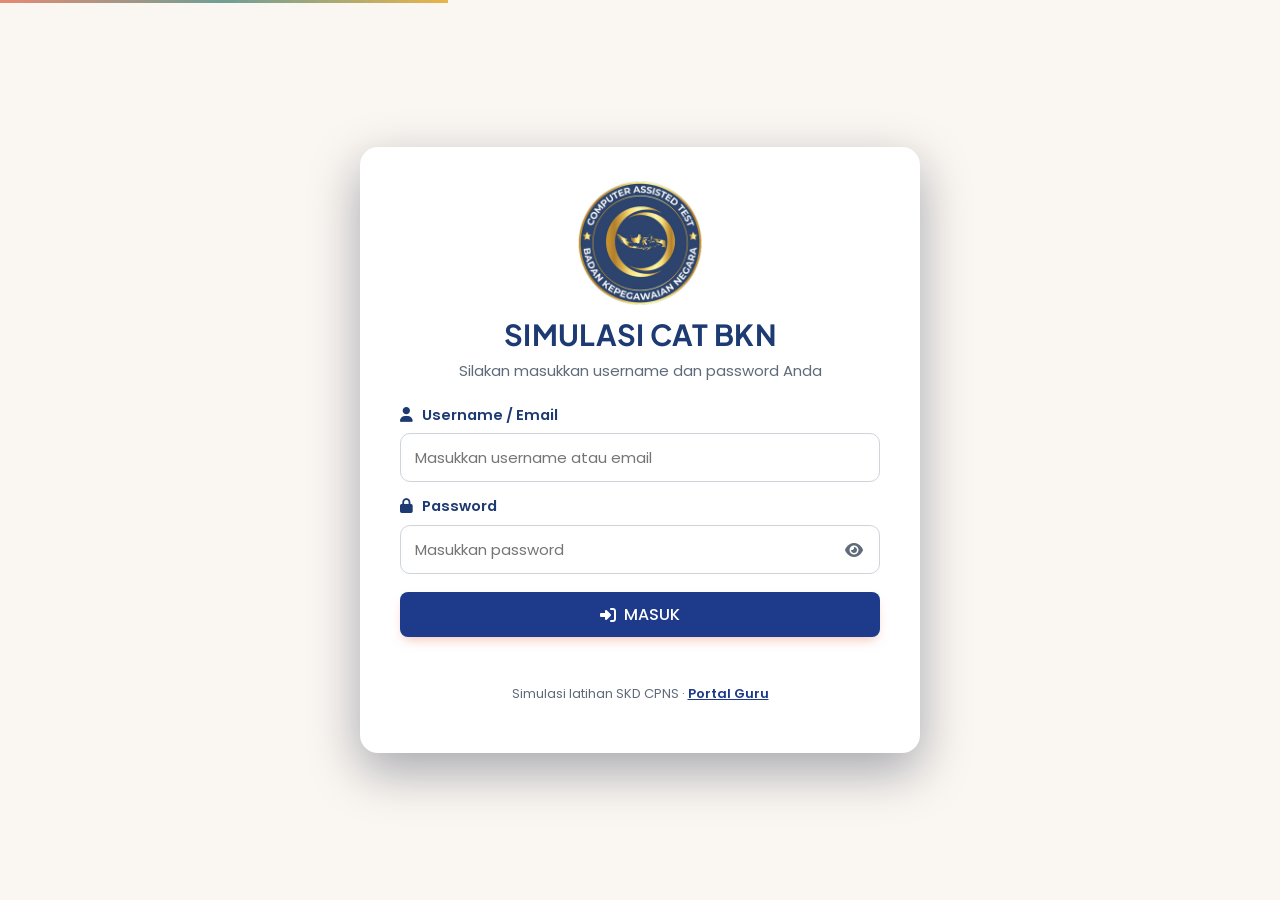
<file: index.html>
<!DOCTYPE html>
<html lang="id">
<head>
<meta charset="UTF-8">
<meta name="viewport" content="width=device-width, initial-scale=1, maximum-scale=1">
<title>Simulasi CAT SKD CPNS</title>

<!-- ======================= LOGO / IKON APLIKASI (PWA) =======================
     Supaya saat halaman ini "Ditambahkan ke Layar Utama" (Add to Home Screen)
     di HP, ikon aplikasi otomatis muncul -- bukan cuma screenshot polos.
     Berkas ikon ada di folder icons/ (logo bawaan: logo CAT BKN). Kalau guru sudah menyimpan logo
     asli lewat Portal Guru > Pengaturan > Identitas Aplikasi, id="app-favicon"
     dan id="app-apple-icon" di bawah ini otomatis diganti ke logo itu juga
     (lihat terapkanBranding() di app.js) -- supaya ikon Layar Utama ikut
     memakai logo terbaru, tidak perlu edit file ini secara manual lagi. -->
<link rel="manifest" href="manifest.json">
<link rel="icon" type="image/png" sizes="32x32" href="icons/icon-32.png?v=1" id="app-favicon">
<link rel="icon" type="image/png" sizes="192x192" href="icons/icon-192.png?v=1">
<link rel="apple-touch-icon" sizes="180x180" href="icons/apple-touch-icon.png?v=1" id="app-apple-icon">
<meta name="application-name" content="CAT SKD CPNS">
<meta name="theme-color" content="#2a4a82">
<meta name="apple-mobile-web-app-capable" content="yes">
<meta name="apple-mobile-web-app-status-bar-style" content="black-translucent">
<meta name="apple-mobile-web-app-title" content="CAT SKD CPNS" id="app-apple-title">
<meta name="mobile-web-app-capable" content="yes">

<!-- PERFORMA: sambungan ke CDN dibuka lebih awal, dan CSS pihak ketiga (ikon & KaTeX)
     dimuat TANPA memblokir tampilan halaman login (dulu halaman kosong sampai keduanya selesai diunduh). -->
<link rel="preconnect" href="https://cdnjs.cloudflare.com" crossorigin>
<link rel="dns-prefetch" href="https://script.google.com">
<link rel="stylesheet" href="style.css?v=73">
<link rel="preconnect" href="https://fonts.googleapis.com">
<link rel="preconnect" href="https://fonts.gstatic.com" crossorigin>
<link rel="stylesheet" href="https://fonts.googleapis.com/css2?family=Poppins:wght@300;400;500;600;700&display=swap">
<link rel="stylesheet" href="skd.css?v=80">
<!-- Font Awesome: ikon sidebar & tombol (gaya dashboard modern) -->
<link rel="preload" as="style" href="https://cdnjs.cloudflare.com/ajax/libs/font-awesome/6.5.2/css/all.min.css" onload="this.onload=null;this.rel='stylesheet'">
<!-- KaTeX: render persamaan matematika (LaTeX) di dalam soal -->
<!-- KaTeX dibundel LOKAL (vendor/katex) supaya rumus tetap tampil walau CDN lambat/terblokir; CDN hanya cadangan -->
<link rel="stylesheet" href="vendor/katex/katex.min.css?v=1">
<noscript>
  <link rel="stylesheet" href="https://cdnjs.cloudflare.com/ajax/libs/font-awesome/6.5.2/css/all.min.css">
</noscript>
<script defer src="vendor/katex/katex.min.js?v=1" onerror="window.__katexCadangan&&window.__katexCadangan()"></script>
<script defer src="vendor/katex/auto-render.min.js?v=1" onerror="window.__katexCadangan&&window.__katexCadangan()"></script>
<script>
  // Cadangan: bila berkas lokal gagal dimuat, ambil KaTeX dari CDN (sekali saja).
  window.__katexCadangan = function () {
    if (window.__katexCadanganJalan) return; window.__katexCadanganJalan = true;
    var css = document.createElement('link'); css.rel = 'stylesheet'; css.href = 'https://cdnjs.cloudflare.com/ajax/libs/KaTeX/0.16.9/katex.min.css'; document.head.appendChild(css);
    var a = document.createElement('script'); a.src = 'https://cdnjs.cloudflare.com/ajax/libs/KaTeX/0.16.9/katex.min.js';
    a.onload = function () { var b = document.createElement('script'); b.src = 'https://cdnjs.cloudflare.com/ajax/libs/KaTeX/0.16.9/contrib/auto-render.min.js'; document.head.appendChild(b); };
    document.head.appendChild(a);
  };
</script>
<!-- SheetJS (baca/tulis .xlsx) & Mammoth (baca .docx) HANYA dipakai Portal Guru, jadi TIDAK lagi
     dimuat di sini (dulu ~1,5 MB memblokir halaman untuk SETIAP siswa). Keduanya dimuat otomatis
     saat dibutuhkan lewat muatPustaka_() di app.js. -->
</head>
<body>

<div id="top-loading-bar"></div>
<div id="toast"></div>

<!-- ======================= LOGIN ======================= -->
<div id="login-screen" class="skd-page skd-login">
  <main class="skd-login-wrap">
    <form id="form-login" class="skd-login-card" onsubmit="Auth.login(event)" autocomplete="on">
      <img class="skd-login-logo" src="icons/bkn.png" alt="CAT BKN">
      <h1 id="login-judul">SIMULASI CAT BKN</h1>
      <p id="login-sub">Silakan masukkan username dan password Anda</p>
      <label class="skd-lbl" for="login-username"><i class="fa-solid fa-user"></i> Username / Email</label>
      <div class="skd-ig"><input type="text" id="login-username" placeholder="Masukkan username atau email" autocomplete="username" autocapitalize="off" autocorrect="off" spellcheck="false" required></div>
      <label class="skd-lbl" for="login-password"><i class="fa-solid fa-lock"></i> Password</label>
      <div class="skd-ig"><input type="password" id="login-password" placeholder="Masukkan password" autocomplete="current-password" required><button type="button" class="skd-eye" tabindex="-1" onclick="Skd.toggleSandi(this)" aria-label="Tampilkan password"><i class="fa-solid fa-eye"></i></button></div>
      <button type="submit" id="btn-login-submit" class="skd-btn skd-btn-primary skd-btn-block"><i class="fa-solid fa-right-to-bracket"></i> MASUK</button>
      <div id="login-error" class="skd-err" role="alert"></div>
      <p id="login-mode-status" class="skd-modestatus"></p>
      <p class="skd-login-foot">Simulasi latihan SKD CPNS &middot; <a href="#guru" onclick="Skd.pilihPortal('guru',event)" id="skd-link-guru">Portal Guru</a><a href="#" onclick="Skd.pilihPortal('siswa',event)" id="skd-link-siswa" class="hidden">Login Peserta</a></p>
    </form>
  </main>
</div>

<!-- ======================= MODAL: DETAIL PELANGGARAN SISWA ======================= -->
<div id="modal-log-pelanggaran" class="modal-backdrop hidden" onclick="if(event.target===this)UI.tutupModal('modal-log-pelanggaran')">
  <div class="modal">
    <h3 id="log-pelanggaran-judul">Detail Pelanggaran</h3>
    <p class="subtitle" style="margin-top:-.4rem">Kronologi kejadian selama ujian, dari yang paling awal. Browser tidak bisa membedakan "pindah tab" dari "layar dimatikan", jadi keduanya tercatat sebagai satu jenis.</p>
    <div id="log-pelanggaran-isi"></div>
    <div class="modal-close-row"><button class="secondary" onclick="UI.tutupModal('modal-log-pelanggaran')">Tutup</button></div>
  </div>
</div>

<!-- ======================= MODAL: PENGATURAN SERVER ======================= -->
<div id="modal-server" class="modal-backdrop hidden">
  <div class="modal">
    <h3>Pengaturan Server (Google Sheets)</h3>
    <p class="subtitle">
      Tempel URL Web App Google Apps Script Anda di sini supaya semua data (bank soal, data siswa,
      ujian, hasil) otomatis tersimpan ke Google Sheets dan bisa diakses secara real-time dari
      perangkat lain (HP, laptop, komputer lab, dst). Kosongkan &amp; simpan untuk kembali ke
      Mode Lokal (data hanya di perangkat ini). Panduan membuat URL ini ada di README bagian
      "Setup Backend (Google Apps Script)".
    </p>
    <div class="field">
      <label>URL Web App</label>
      <input type="text" id="server-url-input" placeholder="https://script.google.com/macros/s/xxxxx/exec">
    </div>
    <p id="server-status" class="subtitle"></p>

    <div id="server-snippet-box" class="hidden" style="background:var(--c-bg);border:1px solid var(--c-line);border-radius:var(--radius);padding:.8rem;margin-bottom:1rem">
      <p class="subtitle" style="margin-top:0">
        <strong>Supaya SEMUA siswa (bukan cuma perangkat ini) otomatis ikut memakai Google
        Sheets ini</strong> tanpa perlu mengatur apa pun di HP masing-masing — karena siswa
        sengaja tidak diberi akses ke layar pengaturan ini — salin baris di bawah, lalu di
        <code>app.js</code> cari baris <code>API_URL: ''</code> (dekat baris paling atas) dan
        ganti dengan baris ini, kemudian upload ulang <code>app.js</code> ke Netlify:
      </p>
      <div style="display:flex;gap:.4rem;align-items:center">
        <code id="server-snippet-text" style="flex:1;overflow-x:auto;white-space:nowrap;background:var(--c-surface);border:1px solid var(--c-line);border-radius:3px;padding:.5rem .6rem;font-size:.82rem"></code>
        <button type="button" class="secondary small" onclick="UI.salinSnippetApiUrl()">📋 Salin</button>
      </div>
    </div>

    <div class="modal-close-row" style="justify-content:space-between">
      <div>
        <button class="secondary" onclick="UI.tesKoneksiServer()">Tes Koneksi</button>
        <button class="danger small" onclick="UI.hapusPengaturanServer()">Pakai Mode Lokal</button>
      </div>
      <div>
        <button class="secondary" onclick="UI.tutupModal('modal-server')">Tutup</button>
        <button class="accent" onclick="UI.simpanPengaturanServer()">Simpan (perangkat ini saja)</button>
      </div>
    </div>
  </div>
</div>

<!-- ======================= PORTAL GURU ======================= -->
<div id="guru-portal" class="shell hidden">
  <div class="mobile-topbar">
    <span class="mt-logo app-logo-slot"><i class="fa-solid fa-graduation-cap"></i></span>
    <span class="mobile-topbar-title"><small class="mt-brand"><span class="app-brand-nama">Simulasi CAT SKD CPNS</span> · Guru</small><strong id="mobile-title-guru">Dashboard</strong></span>
    <button type="button" class="hamburger-btn" onclick="UI.bukaMenuMobile('guru')" aria-label="Buka menu">☰</button>
  </div>
  <nav class="bottom-nav" id="bottom-nav-guru" aria-label="Navigasi utama">
    <button type="button" class="active" data-tab="tab-dashboard" onclick="UI.gantiTabGuru('tab-dashboard')"><i class="fa-solid fa-gauge-high"></i><span>Beranda</span></button>
    <button type="button" data-tab="tab-bank-soal" onclick="UI.gantiTabGuru('tab-bank-soal')"><i class="fa-solid fa-layer-group"></i><span>Soal</span></button>
    <button type="button" data-tab="tab-ujian" onclick="UI.gantiTabGuru('tab-ujian')"><i class="fa-solid fa-calendar-days"></i><span>Ujian</span></button>
    <button type="button" data-tab="tab-rekap" onclick="UI.gantiTabGuru('tab-rekap')"><i class="fa-solid fa-clipboard-check"></i><span>Nilai</span></button>
    <button type="button" data-tab="menu" onclick="UI.bukaMenuMobile('guru')"><i class="fa-solid fa-bars"></i><span>Lainnya</span></button>
  </nav>
  <div class="sidebar-overlay" id="sidebar-overlay-guru" onclick="UI.tutupMenuMobile('guru')"></div>
  <aside class="sidebar" id="sidebar-guru">
    <button type="button" class="sidebar-close-btn" onclick="UI.tutupMenuMobile('guru')" aria-label="Tutup menu">✕</button>
    <div class="sidebar-brand">
      <span class="sidebar-logo app-logo-slot"><i class="fa-solid fa-graduation-cap"></i></span>
      <span>
        <h2 class="brand app-brand-nama">Simulasi CAT SKD CPNS</h2>
        <p class="brand-sub">Portal Guru</p>
      </span>
    </div>

    <nav class="nav-scroll">
      <button class="nav-tab active" data-tab="tab-dashboard" onclick="UI.gantiTabGuru('tab-dashboard')"><i class="fa-solid fa-gauge-high nav-ico"></i><span>Dashboard</span></button>
      <button class="nav-tab" data-tab="tab-bank-soal" onclick="UI.gantiTabGuru('tab-bank-soal')"><i class="fa-solid fa-layer-group nav-ico"></i><span>Bank Soal</span></button>
      <button class="nav-tab" data-tab="tab-ujian" onclick="UI.gantiTabGuru('tab-ujian')"><i class="fa-solid fa-calendar-days nav-ico"></i><span>Kelola Ujian</span></button>
      <button class="nav-tab" data-tab="tab-rekap" onclick="UI.gantiTabGuru('tab-rekap')"><i class="fa-solid fa-clipboard-check nav-ico"></i><span>Rekap Nilai</span></button>
      <button class="nav-tab" data-tab="tab-leaderboard" onclick="UI.gantiTabGuru('tab-leaderboard')"><i class="fa-solid fa-trophy nav-ico"></i><span>Leaderboard</span></button>
      <button class="nav-tab" data-tab="tab-materi" onclick="UI.gantiTabGuru('tab-materi')"><i class="fa-solid fa-bullseye nav-ico"></i><span>Analisis Materi</span></button>
      <button class="nav-tab" data-tab="tab-analisis" onclick="UI.gantiTabGuru('tab-analisis')"><i class="fa-solid fa-chart-pie nav-ico"></i><span>Analisis Soal</span></button>
      <button class="nav-tab" data-tab="tab-pelanggaran" onclick="UI.gantiTabGuru('tab-pelanggaran')"><i class="fa-solid fa-triangle-exclamation nav-ico"></i><span>Log Pelanggaran</span></button>
      <button class="nav-tab" data-tab="tab-pemantauan" onclick="UI.gantiTabGuru('tab-pemantauan')"><i class="fa-solid fa-eye nav-ico"></i><span>Pemantauan Peserta</span></button>
      <button class="nav-tab" data-tab="tab-siswa" onclick="UI.gantiTabGuru('tab-siswa')"><i class="fa-solid fa-users nav-ico"></i><span>Data Siswa</span></button>
      <button class="nav-tab" data-tab="tab-login" onclick="UI.gantiTabGuru('tab-login')"><i class="fa-solid fa-lock nav-ico"></i><span>Status Login</span></button>
      <button class="nav-tab" data-tab="tab-pengaturan" onclick="UI.gantiTabGuru('tab-pengaturan')"><i class="fa-solid fa-gear nav-ico"></i><span>Pengaturan</span></button>
    </nav>

    <div class="sidebar-footer">
      <div class="who">Masuk sebagai<br><strong id="guru-nama-label">-</strong></div>
      <button class="secondary" style="width:100%" onclick="Auth.logout()"><i class="fa-solid fa-right-from-bracket"></i> Keluar</button>
    </div>
  </aside>

  <main class="main">
    <div class="skd-guru-band">
      <img class="agb-logo" src="icons/bkn.png" alt="CAT BKN">
      <span class="agb-teks"><b class="app-brand-nama">Simulasi CAT SKD CPNS</b><small>Portal Guru &middot; Pusat Pengembangan Sistem Seleksi</small></span>
      <span class="agb-user"><i class="agb-ico fa-solid fa-user"></i><span id="guru-band-nama">Portal Guru</span></span>
    </div>
    <!-- ---------- TAB: DASHBOARD ---------- -->
    <section id="tab-dashboard">
      <div class="dash-top">
        <div><h2>Dashboard</h2><span class="dash-chip" id="dash-mode-chip"></span></div>
        <div style="display:flex;gap:.6rem;align-items:center;flex-wrap:wrap"><button type="button" class="secondary btn-segarkan" title="Ambil data terbaru tanpa mengubah pilihan ujian &amp; kelas" onclick="Guru.segarkan('tab-dashboard', this)"><i class="fa-solid fa-rotate"></i> Segarkan</button><span class="segar-info" id="segar-info-tab-dashboard" aria-live="polite"></span><label class="dash-search"><i class="fa-solid fa-magnifying-glass"></i><input type="text" placeholder="Cari ujian atau token..." oninput="Guru.filterDashboardUjian(this.value)"></label></div>
      </div>

      <div class="dash-hero">
        <div class="dash-avatar" id="dash-avatar">G</div>
        <div class="dash-hero-body">
          <span class="dash-date" id="dash-date"></span>
          <h3>Selamat datang, <span id="dash-nama">Guru</span></h3>
          <p id="dash-ringkas">Memuat ringkasan...</p>
          <div class="dash-hero-btns">
            <button onclick="UI.bukaModalUjian()"><i class="fa-solid fa-plus"></i> Buat Ujian Baru</button>
            <button class="secondary" onclick="UI.gantiTabGuru('tab-bank-soal')"><i class="fa-solid fa-layer-group"></i> Kelola Bank Soal</button>
            <button class="secondary" onclick="UI.gantiTabGuru('tab-rekap')"><i class="fa-solid fa-clipboard-check"></i> Rekap Nilai</button>
          </div>
        </div>
        <i class="fa-solid fa-graduation-cap dash-hero-deco"></i>
      </div>

      <div class="dash-grid" id="dashboard-cards">
        <div class="dash-card dash-card-skeleton">Memuat ringkasan...</div>
      </div>

      <div class="dash-cols">
        <div class="panel">
          <div class="dash-ph"><h3>Bank soal per mapel</h3><p>Jumlah soal aktif pada 7 mapel terbanyak</p></div>
          <div id="dash-chart-mapel"></div>
        </div>
        <div class="panel">
          <div class="dash-ph"><h3>Status ujian</h3><p>Komposisi seluruh ujian yang terdaftar</p></div>
          <div id="dash-donut"></div>
        </div>
      </div>

      <div class="dash-section-head">
        <h3>Ujian terbaru</h3>
        <button type="button" class="secondary small" onclick="UI.gantiTabGuru('tab-ujian')">Lihat semua</button>
      </div>
      <div class="panel" id="dashboard-ujian-terbaru">Memuat...</div>
      <div class="panel" id="panel-tren-skd">
        <h3 style="margin:0 0 .2rem"><i class="fa-solid fa-chart-line"></i> Perkembangan Rata-rata Skor SKD</h3>
        <p class="subtitle" style="margin:0 0 .5rem">Rata-rata TWK, TIU, TKP, dan Total tiap simulasi (urut waktu) — naik atau turun dibanding simulasi sebelumnya.</p>
        <div id="dash-tren"><p class="subtitle">Memuat...</p></div>
      </div>
    </section>

    <!-- ---------- TAB: BANK SOAL ---------- -->
    <section id="tab-bank-soal" class="hidden">
      <h2>Bank Soal</h2>
      <p class="subtitle">Kelola soal per Mapel: pilihan ganda, pilihan ganda kompleks, benar/salah, mencocokkan, dan essay.</p>

      <!-- ============ LEVEL A: GRID MAPEL ============ -->
      <div id="grid-mapel-view">
        <div class="toolbar" style="margin-bottom:1rem">
          <div></div>
          <div class="toolbar-actions">
            <button type="button" class="secondary btn-segarkan" title="Ambil data terbaru tanpa mengubah pilihan ujian &amp; kelas" onclick="Guru.segarkan('tab-bank-soal', this)"><i class="fa-solid fa-rotate"></i> Segarkan</button><span class="segar-info" id="segar-info-tab-bank-soal" aria-live="polite"></span>
            <button class="secondary" onclick="Guru.bukaModalKelolaKategori()">⚙ Kelola Kategori</button>
            <button class="secondary" id="btn-lihat-arsip" onclick="Guru.bukaArsipSoal()">🗄 Arsip</button>
          </div>
        </div>
        <div class="mapel-grid" id="grid-mapel-list">Memuat...</div>
      </div>

      <!-- ============ ARSIP LEVEL A: GRID KATEGORI YANG DIARSIPKAN (lintas Mapel) ============ -->
      <div id="arsip-soal-view" class="hidden">
        <div class="kelola-soal-header">
          <button class="secondary icon" title="Kembali" onclick="Guru.kembaliKeGridMapel()">←</button>
          <div class="kelola-soal-header-judul">
            <h2 style="margin:0">Arsip Soal</h2>
            <span class="subtitle" style="display:block;margin:0">Kategori/Mapel yang dihapus dari Bank Soal muncul di sini sebagai kartu tersendiri — klik kartunya untuk melihat semua soal di dalamnya, atau kembalikan/hapus permanen sekaligus 1 kategori penuh.</span>
          </div>
        </div>
        <div class="panel">
          <div class="mapel-grid" id="grid-arsip-kategori-list">Memuat...</div>
        </div>
      </div>

      <!-- ============ ARSIP LEVEL B: DAFTAR SOAL DALAM 1 KATEGORI ARSIP ============ -->
      <div id="arsip-kategori-view" class="hidden">
        <div class="kelola-soal-header">
          <button class="secondary icon" title="Kembali ke Arsip" onclick="Guru.kembaliKeArsipGrid()">←</button>
          <div class="kelola-soal-header-judul">
            <h2 id="arsip-kategori-judul" style="margin:0">Kategori</h2>
            <span class="subtitle" style="display:block;margin:0">Soal yang diarsipkan dari kategori ini. Kembalikan satu per satu, atau sekaligus lewat tombol di atas.</span>
          </div>
          <div class="toolbar-actions">
            <button class="secondary" id="btn-arsip-kategori-kembalikan" onclick="Guru.kembalikanKategoriArsip()">↩ Kembalikan Semua</button>
            <button class="danger" id="btn-arsip-kategori-hapus" onclick="Guru.hapusKategoriArsipPermanen()">🗑 Hapus Permanen Semua</button>
          </div>
        </div>
        <div class="panel">
          <div id="daftar-arsip-kategori-soal">Memuat...</div>
        </div>
      </div>

      <!-- ============ LEVEL B: KELOLA SOAL (1 Mapel) ============ -->
      <div id="kelola-soal-view" class="hidden">
        <div class="kelola-soal-header">
          <button class="secondary icon" title="Kembali" onclick="Guru.kembaliKeGridMapel()">←</button>
          <div class="kelola-soal-header-judul">
            <h2 id="kelola-soal-judul" style="margin:0">Mapel</h2>
            <span class="subtitle" id="kelola-soal-token" style="display:block;margin:0"></span>
          </div>
          <div class="toolbar-actions">
            <button class="secondary" onclick="Guru.pratinjauKategoriAktif()">👁 Pratinjau Semua Soal</button>
            <button class="secondary" onclick="Guru.bukaModalKelolaKategori()">Edit Info</button>
          </div>
        </div>

        <div class="tipe-tabs" id="tipe-tabs-list"></div>

        <div class="panel">
          <div class="aksi-cards-grid">
            <div class="aksi-card aksi-card-utama" onclick="UI.bukaModalSoal()">
              <div class="aksi-card-ico">✏</div>
              <div class="aksi-card-judul">Tambah Soal Manual</div>
              <div class="aksi-card-desc">Isi formulir soal secara manual.</div>
            </div>
            <div class="aksi-card" onclick="document.getElementById('input-import-soal').click()">
              <div class="aksi-card-ico">📄</div>
              <div class="aksi-card-judul">Import dari Excel (.xlsx)</div>
              <div class="aksi-card-desc">Isi tabel: 1 baris = 1 soal. Tipe PG (TWK/TIU), TKP (kolom Kunci = skor 1–5 tiap opsi), atau Kecukupan (pilihan baku otomatis). Rumus matematika: tulis LaTeX di antara tanda $ ... $ (lihat sheet "Petunjuk" di template). Soal figural: <b>tempel gambar langsung</b> ke sel Opsi A–E / kolom Gambar di Excel (otomatis terbaca), atau tulis <code>gambar:nama-file.png</code> lalu pilih file gambarnya di bawah; punya satu gambar gabungan? Pecah dengan <a href="alat-potong-gambar.html" target="_blank" rel="noopener">alat pemotong gambar</a>.</div>
              <div class="aksi-card-aksi-row">
                <button type="button" class="secondary small" onclick="event.stopPropagation();Guru.unduhTemplateSoal()">⬇ Unduh Template</button>
                <label class="secondary small aksi-card-pilih-gambar" onclick="event.stopPropagation()">
                  🖼 Gambar Pendukung <span id="label-jumlah-gambar-xlsx"></span>
                  <input type="file" id="input-import-soal-gambar" accept="image/*" multiple class="hidden" onchange="UI.perbaruiLabelJumlahGambar('input-import-soal-gambar','label-jumlah-gambar-xlsx')">
                </label>
              </div>
              <input type="file" id="input-import-soal" accept=".xlsx,.csv" class="hidden" onchange="Guru.importSoalDariFile(event)">
            </div>
            <div class="aksi-card" onclick="document.getElementById('input-import-soal-docx').click()">
              <div class="aksi-card-ico">📄</div>
              <div class="aksi-card-judul">Import dari Word (.docx)</div>
              <div class="aksi-card-desc">Format tabel sama seperti template Excel; rumus dari <i>Insert › Equation</i> Word otomatis dikonversi dan tampil rapi; tabel di dalam sel Pertanyaan (soal TIU bertabel) tetap terbaca — gambar yang ditempel langsung di kolom "Gambar"/Pertanyaan/Opsi otomatis terdeteksi &amp; terunggah, tanpa perlu pilih file terpisah.</div>
              <div class="aksi-card-aksi-row">
                <button type="button" class="secondary small" onclick="event.stopPropagation();Guru.unduhTemplateSoalDocx()">⬇ Unduh Template</button>
                <label class="secondary small aksi-card-pilih-gambar" onclick="event.stopPropagation()">
                  🖼 Gambar Pendukung (opsional) <span id="label-jumlah-gambar-docx"></span>
                  <input type="file" id="input-import-soal-docx-gambar" accept="image/*" multiple class="hidden" onchange="UI.perbaruiLabelJumlahGambar('input-import-soal-docx-gambar','label-jumlah-gambar-docx')">
                </label>
              </div>
              <input type="file" id="input-import-soal-docx" accept=".docx" class="hidden" onchange="Guru.importSoalDariDocx(event)">
            </div>
          </div>
          <p class="subtitle" style="margin-top:.8rem">
            <strong>Kategori SKD:</strong> beri nama kategori <b>TWK</b>, <b>TIU</b>, dan <b>TKP</b> (nama boleh memuat kata itu). Soal TWK/TIU: benar = 5 poin.
            Soal TKP: tipe <b>TKP</b> dengan skor 1–5 pada tiap opsi. Soal TIU <i>Kecukupan Data</i> cukup isi tipe <b>Kecukupan</b> (lima pilihan baku terisi otomatis).
            Kolom <b>Topik</b> dipakai untuk analisis materi yang kurang per peserta.</p>
          <p class="subtitle" style="margin-top:.8rem">
            <strong>Subtes:</strong> semua soal yang diimpor dari halaman ini masuk ke mapel yang sedang dibuka (mis. <i>Simulasi 1</i>) — tidak dipecah. Isi kolom "Subtes" (atau "Kategori") di file dengan <b>TWK</b>, <b>TIU</b>, atau <b>TKP</b> agar tiap soal dikenali subtesnya; 110 soal campuran cukup diimpor sekaligus, atau impor TIU/TWK/TKP saja.
          </p>
          <p class="subtitle" style="margin-top:.4rem">
            <strong>Soal bergambar (Excel):</strong> di kolom "Gambar" pada tabel, cukup ketik nama file gambarnya saja
            (mis. <code>soal1.jpg</code>) — lalu sebelum klik kartu Import, klik dulu <strong>"🖼 Gambar Pendukung"</strong>
            di kartu yang sama &amp; pilih semua file gambar terkait sekaligus (boleh banyak file). Sistem otomatis
            mencocokkan berdasarkan nama file. Boleh juga langsung isi kolom "Gambar" dengan link gambar publik.
          </p>
          <p class="subtitle" style="margin-top:.4rem">
            <strong>Soal bergambar (Word):</strong> tempel/sisipkan gambarnya LANGSUNG di dalam sel tabel Word
            (kolom "Gambar", atau bahkan di tengah teks Pertanyaan/Opsi) — saat diimpor, gambar tersebut otomatis
            terdeteksi &amp; terunggah sendiri, tidak perlu lagi mengetik nama file atau memilih file gambar terpisah.
            Tombol "🖼 Gambar Pendukung" di kartu Word tetap bisa dipakai sebagai cara alternatif (cocok nama file)
            kalau kamu lebih suka begitu.
          </p>


          <div class="toolbar" style="margin-top:1.2rem">
            <div class="row" style="flex:1;margin:0;gap:.6rem;flex-wrap:wrap">
              <select id="filter-kategori-soal" class="hidden" onchange="Guru.renderDaftarSoal()"><option value="">Semua kategori</option></select>
              <select id="filter-subtes-soal" onchange="Guru.renderDaftarSoal()" style="max-width:150px" title="Tampilkan hanya soal dari satu subtes SKD">
                <option value="">Semua subtes</option><option value="TWK">TWK</option><option value="TIU">TIU</option><option value="TKP">TKP</option>
              </select>
              <select id="filter-subkategori-soal" onchange="Guru.renderDaftarSoal()" style="max-width:220px">
                <option value="">Semua sub-kategori</option>
              </select>
              <button type="button" class="secondary small" id="btn-ubah-paket" onclick="Guru.ubahNamaPaket()" title="Ubah nama paket (sub-kategori) yang dipilih"><i class="fa-solid fa-pen"></i> Ubah Nama Paket</button>
              <select id="filter-status-soal" onchange="Guru.renderDaftarSoal()" style="max-width:160px">
                <option value="aktif" selected>Bank Soal (Aktif)</option>
                <option value="arsip">Arsip</option>
                <option value="semua">Semua status</option>
              </select>
              <label style="display:flex;align-items:center;gap:.4rem;font-weight:400;white-space:nowrap">
                <input type="checkbox" id="filter-riwayat-soal" onchange="Guru.renderDaftarSoal()" style="width:auto">
                Riwayat (pernah dipakai saja)
              </label>
              <label style="display:flex;align-items:center;gap:.4rem;font-weight:400;white-space:nowrap">
                <input type="checkbox" id="filter-belum-kunci-soal" onchange="Guru.renderDaftarSoal()" style="width:auto">
                Belum ada kunci saja
              </label>
            </div>
          </div>
          <p class="subtitle" style="margin-top:-.6rem">
            Soal yang dibuat tapi belum dipakai bisa <strong>diarsipkan</strong> supaya tidak mengganggu daftar aktif,
            lalu diedit &amp; dikembalikan kapan saja lewat filter status "Arsip". Centang <strong>"Riwayat"</strong>
            untuk melihat soal yang sudah pernah dipakai di ujian mana saja.
          </p>
          <div id="daftar-bank-soal">Memuat...</div>
        </div>
      </div>
    </section>


    <!-- ---------- TAB: KELOLA UJIAN ---------- -->
    <section id="tab-ujian" class="hidden">
      <h2>Kelola Ujian</h2>
      <p class="subtitle">Atur durasi, jadwal token, toleransi keterlambatan, dan batas pelanggaran anti-cheat.</p>
      <div class="panel">
        <div class="toolbar ujian-toolbar">
          <div class="toolbar-judul"><h3>Daftar Ujian</h3><span class="toolbar-sub" id="ujian-ringkas">Memuat...</span></div>
          <div class="toolbar-actions">
            <span class="segar-info" id="segar-info-tab-ujian" aria-live="polite"></span>
            <button type="button" class="secondary btn-segarkan" title="Ambil data terbaru tanpa mengubah pilihan ujian &amp; kelas" onclick="Guru.segarkan('tab-ujian', this)"><i class="fa-solid fa-rotate"></i> Segarkan</button>
            <button class="accent" onclick="UI.bukaModalUjian()"><i class="fa-solid fa-plus"></i> Buat Ujian</button>
          </div>
        </div>

        <div id="daftar-ujian">Memuat...</div>
      </div>
    </section>

    <!-- ---------- TAB: LEADERBOARD ---------- -->
    <section id="tab-leaderboard" class="hidden">
      <h2>Leaderboard</h2>
      <p class="subtitle">Peringkat peserta berdasarkan skor total SKD (nilai terbaik tiap peserta; bila seri, yang lebih cepat selesai berada di atas).</p>
      <div class="panel">
        <div class="toolbar lb-toolbar">
          <div class="lb-filter">
            <select id="lb-ujian" onchange="Guru.muatLeaderboard()"><option value="">Pilih ujian...</option></select>
            <select id="lb-kelas" onchange="Guru.muatLeaderboard()"><option value="">Semua kelas</option></select>
            <select id="lb-limit" onchange="Guru.muatLeaderboard()"><option value="10">10 teratas</option><option value="25">25 teratas</option><option value="50">50 teratas</option><option value="0">Semua peserta</option></select>
          </div>
          <div class="toolbar-actions">
            <label class="lb-switch" title="Bila dimatikan, siswa tidak melihat papan peringkat di dashboard mereka"><input type="checkbox" id="lb-tampil-siswa" checked onchange="Guru.simpanLeaderboardSiswa(this.checked)"> Tampilkan ke siswa</label>
            <button type="button" class="secondary" onclick="Guru.muatLeaderboard()"><i class="fa-solid fa-rotate"></i> Segarkan</button>
          </div>
        </div>
        <div id="lb-isi"><div class="lb-kosong"><i class="fa-solid fa-trophy"></i><p>Pilih ujian untuk melihat peringkat peserta.</p></div></div>
      </div>
    </section>

    <!-- ---------- TAB: REKAP NILAI ---------- -->
    <section id="tab-rekap" class="hidden">
      <h2>Rekap Nilai</h2>
      <p class="subtitle">Pilih ujian untuk melihat rekap nilai seluruh siswa dan mengunduhnya.</p>
      <div class="panel">
        <div class="toolbar">
          <select id="pilih-ujian-rekap" onchange="Guru.muatRekap()" style="max-width:320px"></select>
          <button type="button" class="secondary btn-segarkan" title="Ambil data terbaru tanpa mengubah pilihan ujian &amp; kelas" onclick="Guru.segarkan('tab-rekap', this)"><i class="fa-solid fa-rotate"></i> Segarkan</button><span class="segar-info" id="segar-info-tab-rekap" aria-live="polite"></span>
          <button class="secondary" onclick="Guru.unduhRekapCSV()" title="Unduh nilai sesuai Filter Kelas & pencarian yang sedang tampil (pilih satu kelas = nilai kelas itu saja)">⬇ Unduh (sesuai filter)</button>
          <button class="secondary" onclick="Guru.unduhRekapCSV('semua')" title="Unduh nilai SEMUA kelas pada ujian ini: 1 sheet gabungan + 1 sheet per kelas">⬇ Semua Kelas</button>
          <button class="secondary" onclick="Guru.unduhEvaluasiSalah()" title="Unduh Excel evaluasi: ringkasan benar/salah per siswa + daftar soal yang salah beserta jawaban siswa & kunci (mengikuti filter yang tampil)">⬇ Evaluasi Jawaban Salah</button>
          <button class="secondary" onclick="Guru.cetakDetailKelas()" title="Cetak / simpan PDF detail jawaban seluruh siswa yang tampil (pilih Filter Kelas dulu untuk satu kelas): halaman 1 daftar nama, lalu tiap siswa satu bagian berisi soal yang salah">🖨 Cetak Detail Kelas (PDF)</button>
          <button class="secondary" onclick="Guru.unduhRekapCSV('semuaUjian')" title="Unduh nilai dari SEMUA ujian sekaligus (mengikuti Filter Kelas): 1 sheet gabungan + 1 sheet per kelas">⬇ Semua Ujian</button>
          <button class="accent" title="Buat sertifikat hasil simulasi SKD untuk peserta yang dicentang (kosong = semua yang tampil)" onclick="Skd.sertifikatTerpilih()">🎓 Sertifikat</button>
          <button class="danger" title="Hapus nilai siswa yang dicentang pada tabel di bawah" onclick="Guru.hapusNilaiTerpilih()">🗑 Hapus Terpilih</button>
          <button class="danger" title="Hapus SEMUA nilai pada ujian yang sedang dipilih. Kalau Filter Kelas/pencarian aktif, hanya yang sedang tampil yang dihapus." onclick="Guru.hapusSemuaNilaiUjian()">🗑 Hapus Semua Nilai</button>
          <button class="secondary" title="Hitung ulang nilai semua siswa di ujian ini memakai jawaban yang sudah tersimpan, tanpa mengulang ujian -- berguna kalau ada perbaikan pada logika penilaian (mis. soal dengan opsi teracak)." onclick="Guru.hitungUlangNilai()">🔄 Hitung Ulang Nilai</button>
        </div>
        <div class="filter-bar">
          <input type="search" id="cari-rekap" placeholder="🔍 Cari nama siswa..." oninput="Guru.renderTabelRekap_()" autocomplete="off"><label class="filter-cek" id="lbl-blokir-rekap" title="Tampilkan hanya yang diblokir"><input type="checkbox" id="blokir-rekap" onchange="Guru.renderTabelRekap_()"> 🚫 Diblokir saja <span id="blokir-rekap-jml"></span></label><select id="status-rekap" onchange="Guru.renderTabelRekap_()" title="Filter hasil: lulus/remedial atau kategori nilai" style="width:auto"><option value="">Semua Hasil</option><option value="lulus">✅ Lulus</option><option value="remedial">🔁 Remedial</option><option value="kat:istimewa">🏅 Istimewa (≥ 95)</option><option value="kat:baik">👍 Baik (≥ 76,67)</option><option value="kat:memadai">➖ Memadai (50 – 76,66)</option><option value="kat:kurang">⚠️ Kurang (&lt; 50)</option></select>
          <select id="kelas-rekap" onchange="Guru.renderTabelRekap_()" title="Filter per kelas"><option value="">Semua Kelas</option></select>
          <span class="filter-info" id="kelas-rekap-info"></span>
        </div>
        <div id="tabel-rekap">Pilih ujian terlebih dahulu.</div>
      </div>
    </section>

    <!-- ---------- TAB: ANALISIS MATERI PER PESERTA ---------- -->
    <section id="tab-materi" class="hidden">
      <h2>Analisis Materi per Peserta</h2>
      <p class="subtitle">Lihat materi (topik) mana yang masih lemah untuk setiap peserta, dihitung dari seluruh simulasi yang sudah diselesaikan. Cocok untuk menentukan materi yang harus dipelajari ulang.</p>
      <div class="panel">
        <div class="toolbar">
          <select id="materi-kelas" onchange="Skd.isiPilihanSiswaMateri()" title="Filter kelas"><option value="">Semua Kelas</option></select>
          <select id="materi-siswa" onchange="Skd.muatAnalisisMateriGuru()" style="min-width:240px"><option value="">Pilih peserta...</option></select>
          <select id="materi-ujian" onchange="Skd.muatAnalisisMateriGuru()" title="Batasi pada satu simulasi"><option value="">Semua simulasi</option></select>
          <button type="button" class="secondary" onclick="Skd.ringkasanKelasMateri()"><i class="fa-solid fa-users-viewfinder"></i> Ringkasan Kelas</button>
        </div>
        <div id="materi-isi"><p class="subtitle">Pilih peserta untuk melihat analisis materinya.</p></div>
      </div>
    </section>

    <!-- ---------- TAB: ANALISIS SOAL & JAWABAN SISWA ---------- -->
    <section id="tab-analisis" class="hidden">
      <h2>📊 Analisis Soal &amp; Jawaban Siswa</h2>
      <p class="subtitle">
        Pilih ujian untuk melihat soal mana yang ternyata paling banyak dijawab salah (sulit) atau paling banyak
        dijawab benar (mudah), beserta pola jawaban tiap siswa per soal. Dihitung dari siswa yang sudah
        <strong>menyelesaikan</strong> ujian ini.
      </p>
      <div class="panel">
        <div class="toolbar">
          <select id="pilih-ujian-analisis" onchange="Guru.muatAnalisisSoal()" style="max-width:320px"></select>
          <button type="button" class="secondary btn-segarkan" title="Ambil data terbaru tanpa mengubah pilihan ujian &amp; kelas" onclick="Guru.segarkan('tab-analisis', this)"><i class="fa-solid fa-rotate"></i> Segarkan</button><span class="segar-info" id="segar-info-tab-analisis" aria-live="polite"></span>
        </div>
      </div>

      <div class="panel">
        <div class="toolbar">
          <h3 style="margin:0">Analisis Butir Soal</h3>
          <button class="secondary" onclick="Guru.unduhAnalisisSoalCSV()">⬇ Unduh Excel (.xlsx)</button>
        </div>
        <div id="tabel-analisis-soal">Pilih ujian terlebih dahulu.</div>
      </div>

      <div class="panel">
        <div class="toolbar">
          <h3 style="margin:0">Analisis Jawaban Siswa (per soal)</h3>
          <button class="secondary" onclick="Guru.unduhAnalisisJawabanCSV()">⬇ Unduh Excel (.xlsx)</button>
        </div>
        <div class="filter-bar">
          <input type="search" id="cari-analisis" placeholder="🔍 Cari nama siswa..." oninput="Guru.renderAnalisisJawaban()" autocomplete="off">
          <select id="kelas-analisis" onchange="Guru.renderAnalisisJawaban()" title="Filter per kelas"><option value="">Semua Kelas</option></select>
          <span class="filter-info" id="kelas-analisis-info"></span>
        </div>
        <div id="tabel-analisis-jawaban"></div>
      </div>
    </section>

    <!-- ---------- TAB: LOG PELANGGARAN ---------- -->
    <section id="tab-pelanggaran" class="hidden">
      <h2>Log Pelanggaran Anti-Cheat</h2>
      <p class="subtitle">Riwayat pelanggaran (pindah tab, keluar fullscreen, dll.) per ujian.</p>
      <div class="panel">
        <div class="toolbar">
          <select id="pilih-ujian-log" onchange="Guru.muatLogPelanggaran()" style="max-width:320px"></select>
          <button type="button" class="secondary btn-segarkan" title="Ambil data terbaru tanpa mengubah pilihan ujian &amp; kelas" onclick="Guru.segarkan('tab-pelanggaran', this)"><i class="fa-solid fa-rotate"></i> Segarkan</button><span class="segar-info" id="segar-info-tab-pelanggaran" aria-live="polite"></span>
        </div>
        <div class="filter-bar">
          <input type="search" id="cari-log" placeholder="🔍 Cari nama siswa..." oninput="Guru.renderLogPelanggaran_()" autocomplete="off">
          <select id="kelas-log" onchange="Guru.renderLogPelanggaran_()" title="Filter per kelas"><option value="">Semua Kelas</option></select>
          <span class="filter-info" id="kelas-log-info"></span>
        </div>
        <div id="tabel-log">Pilih ujian terlebih dahulu.</div>
      </div>
    </section>

    <!-- ---------- TAB: PEMANTAUAN UJIAN (live monitoring) ---------- -->
    <section id="tab-pemantauan" class="hidden">
      <h2>🖥 Pemantauan Ujian</h2>
      <p class="subtitle">
        Pilih ujian untuk melihat siapa saja yang sedang mengerjakan/​sudah selesai, sisa waktu, jumlah soal yang
        sudah terjawab, dan jumlah pelanggaran anti-cheat -- lengkap dengan aksi untuk tiap siswa.
      </p>
      <div class="panel">
        <div class="toolbar">
          <select id="pilih-ujian-pemantauan" onchange="Guru.muatPemantauan()" style="max-width:320px"></select>
          <button type="button" class="secondary btn-segarkan" title="Ambil data terbaru tanpa mengubah pilihan ujian &amp; kelas" onclick="Guru.segarkan('tab-pemantauan', this)"><i class="fa-solid fa-rotate"></i> Segarkan</button><span class="segar-info" id="segar-info-tab-pemantauan" aria-live="polite"></span>
        </div>
        <p class="subtitle" style="margin-top:-.6rem">
          <strong>⏱ Tambah Waktu</strong> — memberi waktu ekstra ke satu siswa saja (mis. karena koneksi sempat
          putus), tanpa mengubah durasi siswa lain.<br>
          <strong>🧹 Hapus Pelanggaran</strong> — pelanggaran siswa itu langsung jadi 0; kalau sesinya sedang
          diblokir karena melewati batas pelanggaran, sesi otomatis dibuka lagi dan siswa bisa <em>langsung
          melanjutkan dari soal terakhir yang dikerjakan</em>, tanpa perlu mengulang ujian dari awal.<br>
          <strong>✅ Selesaikan Paksa</strong> — mengakhiri ujian siswa itu sekarang juga memakai jawaban terakhir
          yang tersimpan (autosave), lalu nilai langsung dihitung.<br>
          <strong>↺ Reset</strong> — menghapus sesi sepenuhnya; kalau siswa membuka ujian ini lagi, dianggap belum
          pernah mengerjakan sama sekali (soal diacak ulang, jawaban kosong, waktu mulai dari 0). Pakai ini hanya
          kalau memang perlu mengulang total dari awal.
        </p>
        <div class="filter-bar">
          <input type="search" id="cari-pemantauan" placeholder="🔍 Cari nama siswa..." oninput="Guru.renderTabelPemantauan()" autocomplete="off"><label class="filter-cek" id="lbl-blokir-pemantauan" title="Tampilkan hanya yang diblokir"><input type="checkbox" id="blokir-pemantauan" onchange="Guru.renderTabelPemantauan()"> 🚫 Diblokir saja <span id="blokir-pemantauan-jml"></span></label>
          <select id="kelas-pemantauan" onchange="Guru.renderTabelPemantauan()" title="Filter per kelas"><option value="">Semua Kelas</option></select>
          <span class="filter-info" id="kelas-pemantauan-info"></span>
        </div>
        <div id="tabel-pemantauan">Pilih ujian terlebih dahulu.</div>
      </div>
    </section>

    <!-- ---------- TAB: DATA SISWA ---------- -->
    <section id="tab-siswa" class="hidden">
      <h2>Data Siswa</h2>
      <p class="subtitle">Kredensial akun siswa. Tambahkan satu per satu, atau impor massal dari file .xlsx/.csv.</p>

      <datalist id="daftar-kelas-siswa"></datalist>

      <div class="panel">
        <h3>Tambah Siswa Manual</h3>
        <div class="row">
          <div class="field"><label>Nama Lengkap</label><input type="text" id="siswa-manual-nama" placeholder="mis. Budi Santoso"></div>
          <div class="field"><label>Kelas</label><input type="text" id="siswa-manual-kelas" list="daftar-kelas-siswa" placeholder="mis. 9A — pilih dari daftar atau ketik baru"></div>
          <div class="field">
            <label>Username</label>
            <div style="display:flex;gap:.4rem">
              <input type="text" id="siswa-manual-username" placeholder="kosongkan untuk dibuatkan otomatis (TP + 13 angka)">
              <button type="button" class="secondary icon" title="Buatkan username otomatis nomor peserta 14 angka" onclick="Guru.generateUsernameManual()">🪄</button>
            </div>
          </div>
          <div class="field">
            <label>Password</label>
            <div style="display:flex;gap:.4rem">
              <input type="text" id="siswa-manual-password" placeholder="kosongkan untuk dibuatkan otomatis">
              <button type="button" class="secondary icon" title="Buatkan password otomatis 6 angka + *" onclick="Guru.generatePasswordManual()">🎲</button>
            </div>
          </div>
        </div>
        <div class="row">
          <div class="field"><label>Jenis Kelamin</label><select id="siswa-manual-jk"><option value="">-</option><option value="L">Laki-Laki</option><option value="P">Perempuan</option></select></div>
          <div class="field"><label>Tempat Lahir</label><input type="text" id="siswa-manual-tempat"></div>
          <div class="field"><label>Tanggal Lahir</label><input type="date" id="siswa-manual-tgl"></div>
        </div>
        <button class="accent" id="btn-tambah-siswa-manual" onclick="Guru.tambahSiswaManual()">+ Tambah Siswa</button>
      </div>

      <div class="panel">
        <div class="toolbar">
          <h3 style="margin:0">Impor Massal</h3>
          <div class="toolbar-actions">
            <button type="button" class="secondary btn-segarkan" title="Ambil data terbaru tanpa mengubah pilihan ujian &amp; kelas" onclick="Guru.segarkan('tab-siswa', this)"><i class="fa-solid fa-rotate"></i> Segarkan</button><span class="segar-info" id="segar-info-tab-siswa" aria-live="polite"></span>
            <button class="secondary" onclick="Guru.unduhTemplateSiswa()">⬇ Unduh Template (.xlsx)</button>
            <button class="secondary" onclick="document.getElementById('input-import-siswa').click()">Impor dari file (.xlsx/.csv)</button>
            <input type="file" id="input-import-siswa" accept=".xlsx,.csv" class="hidden" onchange="Guru.importSiswaDariFile(event)">
          </div>
        </div>
        <p class="subtitle" style="margin-top:-.6rem">
          Kolom dibaca dari <strong>judul kolom</strong> (urutan bebas), sesuai Kartu Login: <strong>Nama Peserta, Tempat Lahir, Tanggal Lahir</strong>
          (atau satu kolom <em>Tempat, Tanggal Lahir</em>), <strong>Username, Password</strong>, plus <strong>Kelas</strong> dan <strong>Jenis Kelamin</strong> (L/P) bila ada.
          Username/password yang sudah ada di file dipakai apa adanya (tidak diubah); bila kosong dibuatkan otomatis. Siswa dengan username yang sama
          diperbarui datanya, bukan digandakan. File lama berformat nama, kelas, username, password tetap bisa diimpor.
        </p>
        <div class="field" style="max-width:320px">
          <label>Kelas untuk file ini (opsional)</label>
          <input type="text" id="siswa-import-kelas" list="daftar-kelas-siswa" placeholder="mis. 9A — kosongkan untuk pakai kolom 'kelas' di file">
        </div>
        <p class="subtitle" style="margin-top:-.6rem">
          Isi kolom ini kalau semua siswa di file yang mau diimpor berasal dari satu kelas yang sama (mis. hanya kelas 9A) — nilainya akan dipakai untuk semua baris, menggantikan kolom "kelas" di file.
        </p>

        <div class="toolbar" style="margin-top:1rem">
          <h3 style="margin:0">Daftar Siswa</h3>
          <div class="toolbar-actions">
            <label style="display:flex;align-items:center;gap:.4rem;font-size:.85rem;color:var(--c-muted)">
              Filter Kelas:
              <select id="filter-kelas-siswa" onchange="Guru.renderTabelSiswa()" style="width:auto;flex:1"><option value="">Semua Kelas</option></select>
            </label>
            <button class="accent small" onclick="Skd.bukaKartuLogin()" title="Cetak Kartu Peserta (logo, barcode, QR, data diri, nomor peserta, PIN) sesuai Filter Kelas">🪪 Cetak Kartu Peserta</button>
            <button class="secondary small" onclick="Guru.unduhAkunSiswa()" title="Unduh username & password siswa (.xlsx), satu sheet per kelas. Ikuti Filter Kelas: pilih satu kelas untuk mengunduh kelas itu saja.">⬇ Unduh Akun (.xlsx)</button>
            <button class="secondary small" onclick="Guru.resetDeviceKelas('filter-kelas-siswa')" title="Lepas kunci perangkat semua siswa di kelas yang sedang dipilih pada Filter Kelas">🔓 Lepas Semua Perangkat</button>
            <button class="danger small" onclick="Guru.hapusKelas()" title="Hapus semua siswa di kelas yang sedang dipilih pada Filter Kelas">🗑 Hapus Kelas Ini</button>
          </div>
        </div>
        <div class="filter-bar"><input type="search" id="cari-siswa" placeholder="🔍 Cari nama / username..." oninput="Guru.renderTabelSiswa()" autocomplete="off"><label class="filter-cek" id="lbl-blokir-siswa" title="Tampilkan hanya yang diblokir"><input type="checkbox" id="blokir-siswa" onchange="Guru.renderTabelSiswa()"> 🚫 Akun diblokir saja <span id="blokir-siswa-jml"></span></label><span class="filter-info" id="cari-siswa-info"></span></div>
        <div id="daftar-siswa">Memuat...</div>
      </div>
    </section>

    <!-- ---------- TAB: STATUS LOGIN (device lock per akun) ---------- -->
    <section id="tab-login" class="hidden">
      <h2>🔐 Status Login</h2>
      <p class="subtitle">
        Setiap akun siswa hanya boleh aktif di <strong>satu perangkat (HP/komputer)</strong> dalam satu waktu,
        ditandai lewat Device ID di bawah ini. Kalau siswa perlu login dari perangkat lain sementara akunnya masih
        tercatat "Terkunci", buka kuncinya di sini terlebih dahulu.
      </p>
      <div class="panel" style="margin-bottom:1rem">
        <div class="toolbar" style="align-items:center">
          <div>
            <h3 style="margin:0 0 .2rem">🔐 Kunci Perangkat (Device Lock)</h3>
            <p class="subtitle" id="lock-device-status-text" style="margin:0">Memuat status...</p>
          </div>
          <div class="role-switch" style="margin:0;flex:none;width:auto;min-width:230px">
            <button type="button" id="btn-lock-aktif" onclick="Guru.setPengaturanLockDevice(true)">🔒 Aktifkan</button>
            <button type="button" id="btn-lock-nonaktif" onclick="Guru.setPengaturanLockDevice(false)">🔓 Nonaktifkan</button>
          </div>
        </div>
        <p class="subtitle" style="margin:.6rem 0 0">
          <strong>Aktif</strong>: satu akun siswa hanya boleh login di satu perangkat dalam satu waktu (perilaku baku).
          <strong>Tidak Aktif</strong>: siswa boleh login dari perangkat mana pun kapan saja tanpa terkunci/ditolak —
          berguna kalau sering ganti HP saat ujian, tapi satu akun jadi bisa dipakai di banyak perangkat sekaligus.
        </p>
      </div>

      <div class="panel">
        <div class="toolbar">
          <label style="display:flex;align-items:center;gap:.4rem;font-size:.85rem;color:var(--c-muted)">
            Filter Kelas:
            <select id="filter-kelas-login" onchange="Guru.renderTabelStatusLogin()" style="width:auto;flex:1"><option value="">Semua Kelas</option></select>
          </label>
          <button class="accent small" title="Lepas perangkat semua siswa pada kelas yang dipilih di Filter Kelas (pilih 'Semua Kelas' untuk seluruh siswa)" onclick="Guru.resetDeviceKelas('filter-kelas-login')">🔓 Lepas Semua Perangkat</button>
          <button type="button" class="secondary btn-segarkan" title="Ambil data terbaru tanpa mengubah pilihan ujian &amp; kelas" onclick="Guru.segarkan('tab-login', this)"><i class="fa-solid fa-rotate"></i> Segarkan</button><span class="segar-info" id="segar-info-tab-login" aria-live="polite"></span>
        </div>
        <div class="filter-bar"><input type="search" id="cari-login" placeholder="🔍 Cari nama / username..." oninput="Guru.renderTabelStatusLogin()" autocomplete="off"><span class="filter-info" id="cari-login-info"></span></div>
        <div id="tabel-status-login">Memuat...</div>
      </div>
    </section>

    <!-- ---------- TAB: PENGATURAN ---------- -->
    <section id="tab-pengaturan" class="hidden">
      <h2>Pengaturan</h2>
      <p class="subtitle">Kelola akun, tampilan, dan koneksi data aplikasi.</p>

      <div class="panel">
        <h3>👤 Akun Saya</h3>
        <p class="subtitle">Ubah nama, username, atau password yang dipakai untuk masuk ke Portal Guru.</p>
        <div class="field"><label>Nama Lengkap</label><input type="text" id="akun-nama"></div>
        <div class="field"><label>Username</label><input type="text" id="akun-username"></div>
        <hr style="border:none;border-top:1px solid var(--c-line);margin:1.2rem 0">
        <div class="field">
          <label>Password Saat Ini</label>
          <div style="display:flex;gap:.4rem">
            <input type="password" id="akun-password-lama" autocomplete="current-password" placeholder="Wajib diisi untuk konfirmasi">
            <button type="button" class="secondary icon" tabindex="-1" title="Lihat/sembunyikan sandi" onclick="toggleLihatSandi('akun-password-lama', this)">👁️</button>
          </div>
        </div>
        <div class="field">
          <label>Password Baru</label>
          <div style="display:flex;gap:.4rem">
            <input type="password" id="akun-password-baru" autocomplete="new-password" placeholder="Kosongkan jika tidak ingin ganti password">
            <button type="button" class="secondary icon" tabindex="-1" title="Lihat/sembunyikan sandi" onclick="toggleLihatSandi('akun-password-baru', this)">👁️</button>
          </div>
        </div>
        <div class="field">
          <label>Ulangi Password Baru</label>
          <div style="display:flex;gap:.4rem">
            <input type="password" id="akun-password-baru2" autocomplete="new-password">
            <button type="button" class="secondary icon" tabindex="-1" title="Lihat/sembunyikan sandi" onclick="toggleLihatSandi('akun-password-baru2', this)">👁️</button>
          </div>
        </div>
        <button class="accent" onclick="Guru.simpanAkun()">Simpan Perubahan Akun</button>
      </div>

      <div class="panel">
        <h3>🏷️ Identitas Aplikasi (Logo &amp; Nama CBT)</h3>
        <p class="subtitle">Ganti logo dan nama aplikasi sesuai nama sekolah/instansi Anda. Begitu disimpan,
          perubahan otomatis muncul di halaman login, sidebar, dan judul tab browser di semua perangkat —
          termasuk HP siswa — saat mereka membuka atau memuat ulang aplikasi, tanpa perlu update apa pun di
          perangkat masing-masing.</p>
        <div class="field"><label>Nama Aplikasi</label>
          <input type="text" id="branding-nama" placeholder="mis. Simulasi CAT SKD CPNS">
        </div>
        <div class="field">
          <label>Logo Aplikasi <span class="subtitle" style="display:inline">— opsional, kosongkan untuk pakai ikon bawaan</span></label>
          <div class="media-upload-grid" style="grid-template-columns:minmax(180px,260px)">
            <div class="media-upload-box">
              <div class="media-upload-label">🖼 Logo CBT<br><span>JPG/PNG/WebP · Maks 10 MB · idealnya persegi</span></div>
              <input type="file" id="branding-logo-file" accept="image/*" class="hidden" onchange="Guru.uploadLogoAplikasi(event)">
              <label for="branding-logo-file" class="media-upload-dropzone">+ <span>Klik untuk upload</span></label>
              <input type="hidden" id="branding-logo-url">
              <img id="branding-logo-preview" class="hidden media-upload-preview-img">
              <button type="button" class="danger small hidden" id="branding-logo-hapus-btn" style="margin-top:.5rem;width:100%" onclick="Guru.hapusLogoAplikasi()">🗑 Hapus Logo</button>
            </div>
          </div>
        </div>
        <button class="accent" style="margin-top:.6rem" onclick="Guru.simpanBranding()">Simpan Identitas Aplikasi</button>
      </div>

      <div class="panel" id="panel-tampilan">
        <h3>🎨 Tampilan &amp; Tema</h3>
        <p class="subtitle">Berlaku untuk portal guru dan portal siswa. Setiap perubahan langsung terlihat di seluruh aplikasi (pratinjau); klik <b>Simpan Tema</b> di bagian bawah agar tersimpan.</p>

        <div class="tm-sec">
          <h4>1. Warna</h4>
          <div class="tm-utama">
            <div class="swatch-field"><label for="tema-primary">Warna utama</label><input type="color" id="tema-primary" oninput="Guru.ubahWarnaUtama()"></div>
            <div class="field"><label for="tema-harmoni">Harmoni warna lain</label><select id="tema-harmoni" onchange="Guru.ubahWarnaUtama()"></select></div>
          </div>
          <label class="tm-check"><input type="checkbox" id="tema-selaras" checked> Ubah juga warna sekunder, aksen, latar &amp; teks mengikuti warna utama</label>
          <p class="tm-hint">Pilih satu warna utama — seluruh warna aplikasi (sidebar, tombol, kartu, latar, grafik, tabel) ikut berubah selaras.</p>
          <div class="tm-seg" id="tema-mode-seg">
            <button type="button" data-m="light" onclick="Guru.setMode('light')">☀️ Terang</button>
            <button type="button" data-m="dark" onclick="Guru.setMode('dark')">🌙 Gelap</button>
            <button type="button" data-m="auto" onclick="Guru.setMode('auto')">🖥️ Ikut Perangkat</button>
          </div>
          <div id="palet-preset-list" class="palet-preset-list"></div>
          <div class="tm-actions"><button class="secondary" onclick="Guru.acakPalet()">🎲 Acak Palet Warna</button></div>
          <details class="tm-det">
            <summary>Atur warna satu per satu (lanjutan)</summary>
            <div class="theme-swatches" style="margin-top:.8rem">
              <div class="swatch-field"><label>Warna sekunder</label><input type="color" id="tema-secondary" oninput="Guru.pratinjauTema()"></div>
              <div class="swatch-field"><label>Warna aksen</label><input type="color" id="tema-accent" oninput="Guru.pratinjauTema()"></div>
              <div class="swatch-field"><label>Latar</label><input type="color" id="tema-bg" oninput="Guru.pratinjauTema()"></div>
              <div class="swatch-field"><label>Teks</label><input type="color" id="tema-text" oninput="Guru.pratinjauTema()"></div>
            </div>
          </details>
        </div>

        <div class="tm-sec">
          <h4>2. Gaya Tampilan</h4>
          <p class="tm-hint">Pilih gaya UI supaya tidak bosan. Kartu bertanda paket (mis. Portal Navy Magenta) ikut mengganti warna; yang lain memakai warna Anda saat ini.</p>
          <div class="tm-seg" id="gaya-filter"><button type="button" class="on" data-f="semua" onclick="Guru.filterGaya('semua')">Semua</button><button type="button" data-f="terang" onclick="Guru.filterGaya('terang')">☀️ Terang</button><button type="button" data-f="gelap" onclick="Guru.filterGaya('gelap')">🌙 Gelap</button><button type="button" data-f="paket" onclick="Guru.filterGaya('paket')">🎨 Paket + warna</button></div>
          <div id="gaya-galeri" class="gaya-galeri"></div>
          <div class="tm-actions">
            <button class="violet" onclick="Guru.acakGaya()">🎲 Acak Gaya</button>
            <button class="secondary" onclick="Guru.acakTotal()">✨ Acak Gaya + Warna</button>
          </div>
          <p class="tm-hint" style="margin-top:.6rem">Acak Gaya meracik kombinasi baru setiap kali diklik — jumlah kemungkinannya praktis tak terbatas.</p>
          <details class="tm-det">
            <summary>🛠️ Studio Gaya — racik sendiri</summary>
            <div class="tm-studio">
          <div class="st"><label for="st-r">Kelengkungan sudut <b id="st-r-v"></b></label><input type="range" id="st-r" min="0" max="40" oninput="Guru.studio('r', this.value)"></div>
          <div class="st"><label for="st-elev">Kekuatan bayangan <b id="st-elev-v"></b></label><input type="range" id="st-elev" min="0" max="100" oninput="Guru.studio('elev', this.value)"></div>
          <div class="st"><label for="st-bw">Tebal garis tepi <b id="st-bw-v"></b></label><input type="range" id="st-bw" min="0" max="4" oninput="Guru.studio('bw', this.value)"></div>
          <div class="st"><label for="st-glass">Efek kaca (blur) <b id="st-glass-v"></b></label><input type="range" id="st-glass" min="0" max="100" oninput="Guru.studio('glass', this.value)"></div>
          <div class="st"><label for="st-grad">Gradien warna <b id="st-grad-v"></b></label><input type="range" id="st-grad" min="0" max="100" oninput="Guru.studio('grad', this.value)"></div>
          <div class="st"><label for="st-dens">Kerapatan / ukuran ruang <b id="st-dens-v"></b></label><input type="range" id="st-dens" min="80" max="125" oninput="Guru.studio('dens', this.value)"></div>
          <div class="st"><label for="st-depth">Jenis bayangan</label><select id="st-depth" onchange="Guru.studio('depth', this.value)"></select></div>
          <div class="st"><label for="st-pat">Pola latar</label><select id="st-pat" onchange="Guru.studio('pat', this.value)"></select></div>
          <div class="st"><label for="st-side">Gaya sidebar</label><select id="st-side" onchange="Guru.studio('side', this.value)"></select></div>
          <div class="st"><label for="st-font">Huruf</label><select id="st-font" onchange="Guru.studio('font', this.value)"></select></div>
          <label class="tm-check" style="align-self:end"><input type="checkbox" id="st-pill" onchange="Guru.studio('pill', this.checked)"> Tombol bulat penuh</label>
          <label class="tm-check" style="align-self:end"><input type="checkbox" id="st-float" onchange="Guru.studio('float', this.checked)"> Sidebar melayang</label>
          <label class="tm-check" style="align-self:end"><input type="checkbox" id="st-ink" onchange="Guru.studio('ink', this.checked)"> Garis tinta (kontras)</label>
          <label class="tm-check" style="align-self:end"><input type="checkbox" id="st-neon" onchange="Guru.studio('neon', this.checked)"> Warna neon</label>
          <label class="tm-check" style="align-self:end"><input type="checkbox" id="st-caps" onchange="Guru.studio('caps', this.checked)"> JUDUL HURUF BESAR</label>
            </div>
          </details>
        </div>

        <div class="tm-sec">
          <h4>3. Ganti Otomatis (biar tidak bosan)</h4>
          <div class="field" style="max-width:420px">
            <select id="tema-rot">
              <option value="tetap">Tetap — selalu memakai tema di atas</option>
              <option value="harian">Kejutan harian — gaya berganti otomatis tiap hari</option>
              <option value="harian-total">Kejutan harian — gaya &amp; warna berganti tiap hari</option>
            </select>
          </div>
          <p class="tm-hint">Pada mode kejutan, tampilan berubah tiap hari tetapi sama untuk semua pengguna di hari itu (tidak berubah di tengah ujian).</p>
        </div>

        <details class="tm-det" style="margin-bottom:1rem">
          <summary>📋 Kode Gaya — bagikan / cadangkan tampilan</summary>
          <div class="tm-kode" style="margin-top:.8rem">
            <input type="text" id="tema-kode" placeholder="Kode gaya muncul di sini, atau tempel kode untuk memakainya">
            <button class="secondary" onclick="Guru.salinKodeGaya()">Salin Kode</button>
            <button class="secondary" onclick="Guru.terapkanKodeGaya()">Terapkan Kode</button>
          </div>
        </details>

        <div class="tm-savebar">
          <button class="accent" onclick="Guru.simpanTema()">💾 Simpan Tema</button>
          <button class="secondary" onclick="Guru.batalTema()">↩ Batalkan Perubahan</button>
        </div>
      </div>

      <div class="panel">
        <h3>☁️ Koneksi Google Sheets</h3>
        <p class="subtitle">Hubungkan aplikasi ke Google Sheets (lewat URL Web App Google Apps Script) supaya data tersinkron ke semua perangkat, atau lepas koneksi untuk kembali ke Mode Lokal.</p>
        <p id="pengaturan-status-server" class="subtitle" style="font-weight:600"></p>
        <button class="accent" onclick="UI.bukaPengaturanServer()">Atur Koneksi Google Sheets</button>
      </div>

      <div class="panel hidden" id="pengaturan-sync-guru">
        <h3>🗄️ Opsi Cadangan</h3>
        <p class="subtitle">Paksa tulis data ujian yang sedang berlangsung (jawaban/status siswa) ke Google Sheets sekarang juga, tanpa menunggu jeda otomatis sekitar 1 menit. Pakai kalau angka di Pemantauan, Rekap, atau Analisis terasa belum update. Untuk memperbarui tampilan sebuah halaman, gunakan tombol <strong>Segarkan</strong> di halaman tersebut.</p>
        <button type="button" class="secondary" onclick="Guru.paksaSinkronSekarang()"><i class="fa-solid fa-cloud-arrow-up"></i> Kirim ke Spreadsheet</button>
      </div>

      <div class="panel">
        <h3>🔁 Sinkronisasi Paksa (lapisan kedua)</h3>
        <p class="subtitle">
          Data guru (soal/ujian/siswa) normalnya sudah langsung terkirim ke Google Sheets setiap kali disimpan, dan
          tiap tab menarik ulang data otomatis tiap beberapa detik saat Mode Server aktif. Dua tombol ini adalah
          <strong>lapisan cadangan manual</strong> untuk berjaga-jaga, atau untuk memindahkan data yang sempat dibuat
          saat masih Mode Lokal ke Google Sheets begitu Mode Server diaktifkan.
        </p>
        <div class="row" style="align-items:flex-start">
          <div class="field">
            <button class="secondary" style="width:100%" onclick="Guru.tarikDataDariSheetPaksa()">⬇ Tarik Data dari Spreadsheet Sekarang</button>
            <p class="subtitle" style="margin-top:.4rem">Menarik ulang seluruh Bank Soal, Ujian, dan Data Siswa dari
              Google Sheets saat ini juga (tanpa menunggu 8 detik), sekaligus menyimpan salinannya sebagai cadangan
              lokal di perangkat ini.</p>
          </div>
          <div class="field">
            <button class="secondary" style="width:100%" onclick="Guru.kirimDataLokalKeSheetPaksa()">⬆ Kirim Data Lokal ke Spreadsheet Sekarang</button>
            <p class="subtitle" style="margin-top:.4rem">Mengirim seluruh data yang ada di penyimpanan lokal (Mode
              Lokal) perangkat ini — Bank Soal, Data Siswa, Ujian — ke Google Sheets yang sedang terhubung. Pakai
              sekali saat pertama kali pindah dari Mode Lokal ke Mode Server; mengulanginya akan membuat data ganda.</p>
          </div>
        </div>
      </div>
    </section>
  </main>
</div>

<!-- ======================= MODAL: FORM SOAL ======================= -->
<div id="modal-soal" class="modal-backdrop hidden">
  <div class="modal modal-wide">
    <h3 id="modal-soal-title">Tambah Soal</h3>
    <input type="hidden" id="soal-id">

    <div class="tipe-tabs" id="soal-tipe-tabs" style="margin:0 0 1rem"></div>
    <select id="soal-tipe" class="hidden" onchange="UI.renderFormOpsiSoal()">
      <option value="pilihan_ganda">PG Biasa</option>
      <option value="checkbox">PG Kompleks</option>
      <option value="benar_salah">Benar/Salah</option>
      <option value="menjodohkan">Jodohkan</option>
      <option value="uraian">Essay</option>
    </select>

    <div class="field">
      <label>Subtes SKD <span class="subtitle" style="display:inline">— TWK / TIU / TKP; kosongkan bila bukan soal SKD</span></label>
      <select id="soal-subtes">
        <option value="">— Bukan soal SKD / ikut nama kategori —</option>
        <option value="TWK">TWK — Tes Wawasan Kebangsaan</option>
        <option value="TIU">TIU — Tes Intelegensia Umum</option>
        <option value="TKP">TKP — Tes Karakteristik Pribadi</option>
      </select>
    </div>
    <div class="row">
      <div class="field">
        <label>Kategori / Nama Mapel</label>
        <input type="text" id="soal-kategori" list="daftar-kategori-soal" placeholder="mis. Kuis, Ulangan Harian, UTS, atau nama baru seperti Tryout">
        <datalist id="daftar-kategori-soal"></datalist>
      </div>
      <div class="field">
        <label>Sub-Kategori (opsional)</label>
        <input type="text" id="soal-subkategori" list="daftar-subkategori-soal" placeholder="mis. Bab 1">
        <datalist id="daftar-subkategori-soal"></datalist>
      </div>
    </div>

    <div class="row row-3">
      <div class="field">
        <label>Topik / Kompetensi</label>
        <input type="text" id="soal-topik" placeholder="Contoh: Aljabar Linear">
      </div>
      <div class="field">
        <label>Tingkat Kesulitan</label>
        <select id="soal-tingkat-kesulitan">
          <option value="mudah">Mudah</option>
          <option value="sedang" selected>Sedang</option>
          <option value="sulit">Sulit</option>
        </select>
      </div>
      <div class="field">
        <label>Bobot Soal</label>
        <input type="number" id="soal-bobot" value="10" min="1">
      </div>
    </div>

    <div class="field">
      <label>Pertanyaan Utama <span class="subtitle" style="display:inline">— Isi Soal / Instruksi / Stimulus (boleh sisipkan rumus format $...$)</span></label>
      <div id="soal-pertanyaan-toolbar"></div>
      <div id="soal-pertanyaan" class="rich-editable" contenteditable="true" data-placeholder="Tulis pertanyaan di sini..."></div>
    </div>

    <div class="field">
      <label>Media Pendukung Soal <span class="subtitle" style="display:inline">— Gambar · Audio · Video (opsional)</span></label>
      <div class="media-upload-grid">
        <div class="media-upload-box">
          <div class="media-upload-label">🖼 Gambar Soal<br><span>JPG/PNG/WebP · Maks 10 MB</span></div>
          <input type="file" id="soal-gambar-file" accept="image/*" class="hidden" onchange="Guru.uploadGambarSoal(event)">
          <label for="soal-gambar-file" class="media-upload-dropzone">+ <span>Klik untuk upload</span></label>
          <input type="hidden" id="soal-gambar-url">
          <img id="soal-gambar-preview" class="hidden media-upload-preview-img">
        </div>
        <div class="media-upload-box">
          <div class="media-upload-label">🎧 Audio Listening<br><span>MP3/WAV/OGG · Maks 10 MB</span></div>
          <input type="file" id="soal-audio-file" accept="audio/*" class="hidden" onchange="Guru.uploadMediaSoal(event,'audio')">
          <label for="soal-audio-file" class="media-upload-dropzone">+ <span>Klik untuk upload</span></label>
          <input type="hidden" id="soal-audio-url">
          <audio id="soal-audio-preview" controls class="hidden" style="width:100%;margin-top:.5rem"></audio>
        </div>
        <div class="media-upload-box">
          <div class="media-upload-label">🎬 Video Soal<br><span>MP4/WebM · Maks 50 MB</span></div>
          <input type="file" id="soal-video-file" accept="video/*" class="hidden" onchange="Guru.uploadMediaSoal(event,'video')">
          <label for="soal-video-file" class="media-upload-dropzone">+ <span>Klik untuk upload</span></label>
          <input type="hidden" id="soal-video-url">
          <video id="soal-video-preview" controls class="hidden" style="width:100%;margin-top:.5rem"></video>
        </div>
      </div>
    </div>

    <div id="soal-form-opsi"></div>

    <div class="field">
      <label>Pembahasan <span class="subtitle" style="display:inline">— penjelasan jawaban yang benar (opsional; tampil ke siswa hanya bila diaktifkan di pengaturan ujian)</span></label>
      <div id="soal-pembahasan-toolbar"></div>
      <div id="soal-pembahasan" class="rich-editable" contenteditable="true" data-placeholder="Tulis alasan/penjelasan jawaban di sini..."></div>
    </div>

    <div class="modal-close-row">
      <button class="secondary" onclick="UI.tutupModal('modal-soal')">Batal</button>
      <button class="accent" id="btn-simpan-soal" onclick="Guru.simpanSoal()">Simpan Soal</button>

    </div>
  </div>
</div>

<!-- ======================= MODAL: KELOLA KATEGORI SOAL ======================= -->
<div id="modal-kelola-kategori" class="modal-backdrop hidden">
  <div class="modal">
    <h3>Kelola Kategori / Nama Soal</h3>
    <p class="subtitle">Kategori/nama soal dibuat otomatis begitu Anda mengetik nama baru (mis. "Tryout") di kolom
      "Kategori / Nama Soal" saat menambah soal — tidak perlu didaftarkan dulu di sini. Daftar di bawah menampilkan
      semua kategori yang sedang aktif beserta jumlah soalnya, dan tombol untuk menghapusnya.</p>
    <div id="daftar-kelola-kategori" style="max-height:280px;overflow-y:auto;margin-bottom:1rem">Memuat...</div>
    <div class="field">
      <label>Buat kategori baru</label>
      <div style="display:flex;gap:.4rem">
        <input type="text" id="kelola-kategori-baru" placeholder="mis. Tryout">
        <button type="button" class="accent" onclick="Guru.tambahKategoriBaruDanTambahSoal()">+ Buat &amp; tambah soal pertama</button>
      </div>
      <p class="subtitle" style="margin-top:.4rem">Langsung membuka form Tambah Soal dengan kategori ini terisi — kategori baru akan muncul di semua filter setelah soal pertamanya disimpan.</p>
    </div>
    <div class="modal-close-row">
      <button class="secondary" onclick="UI.tutupModal('modal-kelola-kategori')">Tutup</button>
    </div>
  </div>
</div>



<!-- ======================= MODAL: TOKEN PER KELAS ======================= -->
<div id="modal-token-kelas" class="modal-backdrop hidden">
  <div class="modal" style="max-width:560px">
    <h3>🔑 Token per Kelas</h3>
    <p class="subtitle" id="tk-judul" style="margin:0"></p>
    <p class="subtitle" style="margin:.4rem 0">Centang kelas yang <strong>sudah dijadwalkan</strong>. Kelas yang tidak dicentang ditolak saat memasukkan token atau memulai ujian, walau tahu tokennya. Perubahan tersimpan langsung. Siswa yang sudah mulai mengerjakan tetap bisa melanjutkan.</p>
    <div style="display:flex;flex-wrap:wrap;gap:.4rem;align-items:center;margin:.4rem 0">
      <button type="button" class="accent small" onclick="Guru.tokenKelasSemua(true)">Aktifkan Semua Kelas</button>
      <button type="button" class="secondary small" onclick="Guru.tokenKelasSemua(false)">Nonaktifkan Semua</button>
      <span class="subtitle" id="tk-ringkas" style="margin:0 0 0 auto"></span>
    </div>
    <div id="tk-daftar" style="max-height:52vh;overflow:auto"></div>
    <div class="modal-close-row"><button class="secondary" onclick="Guru.tutupTokenKelas()">Selesai</button></div>
  </div>
</div>

<!-- ======================= MODAL: PRATINJAU SOAL (tampilan sama persis dengan siswa) ======================= -->
<div id="modal-pratinjau-soal" class="modal-backdrop hidden">
  <div class="modal modal-wide">
    <h3 id="pratinjau-soal-title">Pratinjau Soal</h3>
    <p class="subtitle" id="pratinjau-soal-subtitle"></p>
    <div id="pratinjau-soal-body" style="max-height:65vh;overflow-y:auto;padding-right:.3rem"></div>
    <div class="modal-close-row">
      <button class="secondary" onclick="UI.tutupModal('modal-pratinjau-soal')">Tutup</button>
    </div>
  </div>
</div>

<!-- ======================= MODAL: DETAIL JAWABAN SISWA (guru, dari Rekap Nilai) ======================= -->
<div id="modal-detail-siswa" class="modal-backdrop hidden" onclick="if(event.target===this)Guru.tutupDetailSiswa()">
  <div class="modal modal-wide dsw-modal">
    <div class="dsw-head">
      <div>
        <p class="dsw-eyebrow">Detail Jawaban Siswa</p>
        <h3 id="dsw-nama" style="margin:0">-</h3>
        <p class="subtitle" id="dsw-meta" style="margin:.2rem 0 0"></p>
      </div>
      <div class="dsw-nilai-box"><span class="dsw-nilai" id="dsw-nilai">0</span><span id="dsw-status" class="badge"></span><span id="dsw-kategori"></span></div>
    </div>
    <div class="dsw-chips" id="dsw-chips"></div>
    <p class="dsw-evaluasi" id="dsw-evaluasi"></p>
    <div class="detail-tabs" id="dsw-tabs-soal">
      <button type="button" class="detail-tab active" id="dsw-tab-salah" onclick="Guru.gantiFilterDetailSiswa('salah')">Yang Salah</button>
      <button type="button" class="detail-tab" id="dsw-tab-semua" onclick="Guru.gantiFilterDetailSiswa('semua')">Semua Soal</button>
    </div>
    <div id="dsw-list"></div>
    <div class="modal-close-row dsw-aksi">
      <button type="button" class="secondary" id="dsw-prev" onclick="Guru.pindahDetailSiswa(-1)"><i class="fa-solid fa-arrow-left"></i> Sebelumnya</button>
      <span class="dsw-posisi" id="dsw-posisi"></span>
      <button type="button" class="secondary" id="dsw-next" onclick="Guru.pindahDetailSiswa(1)">Berikutnya <i class="fa-solid fa-arrow-right"></i></button>
      <button type="button" class="secondary" onclick="Guru.cetakDetailSiswa()" title="Cetak atau simpan sebagai PDF untuk diberikan ke siswa"><i class="fa-solid fa-print"></i> Cetak / PDF</button>
      <button type="button" onclick="Guru.tutupDetailSiswa()">Tutup</button>
    </div>
  </div>
</div>

<!-- ======================= MODAL: UBAH SISWA ======================= -->
<div id="modal-siswa" class="modal-backdrop hidden">
  <div class="modal">
    <h3>Ubah Data Siswa</h3>
    <input type="hidden" id="siswa-edit-id">
    <div class="row">
      <div class="field">
        <label>Username</label>
        <div style="display:flex;gap:.4rem">
          <input type="text" id="siswa-edit-username">
          <button type="button" class="secondary icon" title="Buatkan username otomatis nomor peserta 14 angka" onclick="Guru.generateUsernameEdit()">🪄</button>
        </div>
      </div>
      <div class="field">
        <label>Password</label>
        <div style="display:flex;gap:.4rem">
          <input type="text" id="siswa-edit-password">
          <button type="button" class="secondary icon" title="Buatkan password otomatis 6 angka + *" onclick="Guru.generatePasswordEdit()">🎲</button>
        </div>
      </div>
    </div>
    <div class="row">
      <div class="field"><label>Nama Lengkap</label><input type="text" id="siswa-edit-nama"></div>
      <div class="field"><label>Kelas</label><input type="text" id="siswa-edit-kelas" list="daftar-kelas-siswa"></div>
    </div>
    <div class="row">
      <div class="field"><label>Jenis Kelamin</label><select id="siswa-edit-jk"><option value="">-</option><option value="L">Laki-Laki</option><option value="P">Perempuan</option></select></div>
    </div>
    <div class="row">
      <div class="field"><label>Tempat Lahir</label><input type="text" id="siswa-edit-tempat"></div>
      <div class="field"><label>Tanggal Lahir</label><input type="date" id="siswa-edit-tgl"></div>
    </div>
    <div class="modal-close-row">
      <button class="secondary" onclick="UI.tutupModal('modal-siswa')">Batal</button>
      <button class="accent" onclick="Guru.simpanSiswaEdit()">Simpan</button>
    </div>
  </div>
</div>

<!-- ======================= MODAL: FORM UJIAN ======================= -->
<div id="modal-ujian" class="modal-backdrop hidden">
  <div class="modal">
    <h3 id="modal-ujian-title">Buat Ujian</h3>
    <input type="hidden" id="ujian-id">
    <div class="row">
      <div class="field"><label>Judul Ujian</label><input type="text" id="ujian-judul" placeholder="mis. Try Out SKD CPNS 1"></div>
      <div class="field hidden"><select id="ujian-kategori"><option value="">SKD CPNS</option></select></div>
      <div class="field">
        <label>Paket Soal / Try Out (opsional)</label>
        <input type="text" id="ujian-subkategori" list="daftar-subkategori-soal" placeholder="mis. FR SKD II 2026 — kosongkan untuk semua paket" onchange="Guru.muatPilihanSoalUntukUjian()">
      </div>
    </div>
    <div class="field">
      <label>Ambil soal dari Mapel / Kategori</label>
      <select id="ujian-sumber" onchange="Guru.muatPilihanSoalUntukUjian()"><option value="">Semua mapel yang memuat soal TWK/TIU/TKP</option></select>
    </div>
    <p class="subtitle" style="margin-top:-.4rem">Soal dipilih berdasarkan <b>subtes</b> tiap soal (TWK/TIU/TKP), dari mapel &amp; paket yang dipilih di atas — soal tidak perlu dipecah per kategori.
      Isi jumlah soal tiap subtes (resmi: TWK 30, TIU 35, TKP 45 = 110 soal) lalu klik <b>Susun Soal</b>.
      <b>Ujian satu subtes saja?</b> isi <b>0</b> pada subtes lain (mis. TIU 35, TWK 0, TKP 0). Urutan di layar peserta selalu TWK → TIU → TKP.</p>
    <div class="field">
      <div class="row" style="justify-content:space-between;align-items:center;margin:0 0 .4rem">
        <label style="margin:0">Soal yang Dipakai <span id="skd-hitung-pilih" class="subtitle" style="display:inline"></span></label>
        <div style="display:flex;gap:.4rem">
          <button type="button" class="secondary small" onclick="Guru.pilihSemuaSoalUjian(true)">Pilih Semua</button>
          <button type="button" class="secondary small" onclick="Guru.pilihSemuaSoalUjian(false)">Kosongkan Semua</button>
        </div>
      </div>
      <div class="row" style="margin:.2rem 0 .5rem;align-items:flex-end">
        <div class="field"><label>TWK</label><input type="number" id="ujian-n-twk" min="0" value="30" oninput="Guru.ambangDariJumlah_();Guru.hitungPilihSkd()"></div>
        <div class="field"><label>TIU</label><input type="number" id="ujian-n-tiu" min="0" value="35" oninput="Guru.ambangDariJumlah_();Guru.hitungPilihSkd()"></div>
        <div class="field"><label>TKP</label><input type="number" id="ujian-n-tkp" min="0" value="45" oninput="Guru.ambangDariJumlah_();Guru.hitungPilihSkd()"></div>
        <div class="field" style="flex:0 0 auto"><button type="button" class="accent small" onclick="Guru.susunSoalSkd(false)"><i class="fa-solid fa-wand-magic-sparkles"></i> Susun Soal</button> <button type="button" class="secondary small" onclick="Guru.susunSoalSkd(true)"><i class="fa-solid fa-shuffle"></i> Acak Ulang</button></div>
      </div>
      <div id="skd-kurang-info" class="skd-kurang-info" role="status" aria-live="polite"></div>
      <div id="pilihan-soal-ujian" style="max-height:220px;overflow-y:auto;border:1px solid var(--c-line);padding:.6rem;border-radius:3px"></div>
    </div>
    <div class="row">
      <div class="field"><label>Durasi (menit)</label><input type="number" id="ujian-durasi" value="100"></div>
      <div class="field"><label>Toleransi keterlambatan (menit)</label><input type="number" id="ujian-toleransi" value="10"></div>
      <input type="hidden" id="ujian-kkm" value="311">
      <div class="field"><label>Maksimal pelanggaran sebelum diblokir</label><input type="number" id="ujian-max-pelanggaran" value="3"></div>
    </div>
    <div class="field skd-ambang-box">
      <label>Ambang Batas Kelulusan SKD <span class="subtitle" style="display:inline">— mengikuti aturan SKD CPNS terbaru (Kepmen PANRB); ubah bila ada keputusan baru</span></label>
      <div class="row">
        <div class="field" style="flex:2"><select id="ujian-formasi" onchange="Guru.terapkanPresetAmbang()">
          <option value="umum">Formasi Umum (TWK 65 · TIU 80 · TKP 166 · Total 311)</option>
          <option value="disabilitas">Penyandang Disabilitas / Putra-Putri Papua (TIU 60 · Total 286)</option>
          <option value="cumlaude">Lulusan Terbaik (Cumlaude) / Diaspora (TIU 85 · Total 311)</option>
          <option value="dokter">Formasi Dokter (TIU 80 · Total 311)</option>
          <option value="abk">ABK / Rescuer / Pengamat Gunung Api (TIU 70 · Total 286)</option>
        </select></div>
        <div class="field"><label>TWK min</label><input type="number" id="ujian-amb-twk" min="0" value="65"></div>
        <div class="field"><label>TIU min</label><input type="number" id="ujian-amb-tiu" min="0" value="80"></div>
        <div class="field"><label>TKP min</label><input type="number" id="ujian-amb-tkp" min="0" value="166"></div>
        <div class="field"><label>Total min</label><input type="number" id="ujian-amb-total" min="0" value="311"></div>
      </div>
      <p style="font-size:.78rem;color:var(--c-muted);margin:.2rem 0 0">Penilaian: TWK &amp; TIU benar = 5, salah/kosong = 0; TKP tiap opsi 1–5. Lulus bila semua ambang batas terpenuhi. Nilai 0 = tidak disyaratkan.</p>
    </div>
    <div class="row">
      <div class="field"><label>Jadwal token dibuka</label><input type="datetime-local" id="ujian-mulai"></div>
      <div class="field"><label>Jadwal token ditutup</label><input type="datetime-local" id="ujian-selesai"></div>
    </div>
    <div class="row">
      <div class="field"><label><input type="checkbox" id="ujian-acak-soal" checked style="width:auto"> Acak urutan soal per siswa (di dalam tiap subtes)</label></div>
      <div class="field"><label><input type="checkbox" id="ujian-acak-opsi" style="width:auto"> Acak urutan opsi jawaban per siswa (CAT BKN asli tidak mengacak)</label></div>
    </div>
    <div class="field">
      <label>Instruksi Remedial Tambahan (opsional, ditampilkan di bawah pesan, hanya untuk siswa yang belum lulus)</label>
      <textarea id="ujian-instruksi-remedial" rows="2" placeholder="mis. Temui Bu Guru di ruang guru untuk jadwal remedial."></textarea>
    </div>
    <div class="field">
      <label><input type="checkbox" id="ujian-tampil-detail" checked style="width:auto" onchange="Guru.sinkronDetailPembahasan()"> Izinkan siswa melihat detail jawaban setelah selesai (soal yang salah &amp; kunci jawaban)</label>
    </div>
    <div class="field">
      <label><input type="checkbox" id="ujian-tampil-pembahasan" checked style="width:auto"> Tampilkan pembahasan soal pada detail jawaban <span class="subtitle" style="display:inline">— cocok untuk latihan; matikan untuk ulangan. Hanya berlaku bila detail jawaban diaktifkan.</span></label>
    </div>
    <div class="field" id="field-token-awal">
      <label for="ujian-token-awal">Token berlaku untuk (ujian baru)</label>
      <select id="ujian-token-awal">
        <option value="">Semua kelas — aktif untuk semua kelas begitu ujian dibuka</option>
        <option value="kunci">Kunci semua kelas dulu — aktifkan per kelas lewat tombol 🔑 Token Kelas</option>
      </select>
      <p style="font-size:.8rem;color:var(--c-muted);margin:.35rem 0 0">Kelas yang token-nya belum diaktifkan tidak bisa memulai ujian walau tahu tokennya. Pengaturan per kelas bisa diubah kapan saja dari daftar ujian (tombol <strong>🔑 Token Kelas</strong>).</p>
    </div>
    <div class="field">
      <label for="ujian-bukti-orek">Bukti Orak-Orik Jawaban (foto kertas coretan siswa)</label>
      <select id="ujian-bukti-orek">
        <option value="">Nonaktif — cocok untuk latihan</option>
        <option value="wajib">Aktif — siswa WAJIB mengunggah minimal 1 foto (disarankan untuk ujian)</option>
        <option value="opsional">Aktif — siswa boleh melewati (tidak wajib)</option>
      </select>
      <p style="font-size:.8rem;color:var(--c-muted);margin:.35rem 0 0">Setelah siswa menekan Selesai, nilai dikirim ke server lebih dulu, lalu siswa mengunggah foto coretan (JPG/PNG/HEIC, boleh lebih dari 1). Nilai Lulus/Remedial baru tampil setelah foto terkirim. Foto muncul di sebelah nilai pada <strong>Rekap Nilai</strong>.</p>
    </div>
    <div class="field" style="display:none">
      <label>Pesan untuk Siswa Berdasarkan Nilai (0 – 100)</label>
      <p style="font-size:.8rem;color:var(--c-muted);margin:0 0 .5rem">Setiap nilai (0, 1, 2, … 100) bisa punya pesan sendiri. Tidak perlu mengisi satu per satu: <strong>unduh template Word</strong>, ubah pesannya, lalu <strong>import</strong> — semua nilai terisi sekaligus. Pesan yang dikosongkan otomatis memakai default.</p>
      <div style="display:flex;gap:.5rem;flex-wrap:wrap;margin-bottom:.6rem">
        <button type="button" class="secondary small" onclick="Guru.unduhTemplatePesanNilaiDocx()"><i class="fa-solid fa-download"></i> Unduh Template Word</button>
        <button type="button" class="secondary small" onclick="document.getElementById('input-import-pesan-docx').click()"><i class="fa-solid fa-file-word"></i> Import dari Word (.docx)</button>
        <input type="file" id="input-import-pesan-docx" accept=".docx" class="hidden" onchange="Guru.importPesanNilaiDariDocx(event)">
        <button type="button" class="secondary small" onclick="Guru.resetPesanNilai()"><i class="fa-solid fa-rotate-left"></i> Kembalikan ke Default</button>
      </div>
      <details class="pesan-cepat">
        <summary>Isi cepat: satu pesan untuk beberapa nilai</summary>
        <div class="pesan-cepat-isi">
          <div style="display:flex;align-items:center;gap:.5rem;margin-bottom:.45rem">
            <input type="number" id="pesan-cepat-dari" min="0" max="100" placeholder="dari" aria-label="Nilai awal"> <span>s/d</span>
            <input type="number" id="pesan-cepat-sampai" min="0" max="100" placeholder="sampai" aria-label="Nilai akhir">
          </div>
          <textarea id="pesan-cepat-teks" rows="2" placeholder="Tulis pesan yang berlaku untuk semua nilai pada rentang itu"></textarea>
          <button type="button" class="secondary small" style="margin-top:.45rem" onclick="Guru.isiCepatPesanNilai()">Terapkan</button>
        </div>
      </details>
      <p id="pesan-nilai-info" style="font-size:.78rem;color:var(--c-muted);margin:.4rem 0 .3rem"></p>
      <div id="pesan-nilai-editor" class="pesan-nilai-scroll"></div>
    </div>
    <div class="modal-close-row">
      <button class="secondary" onclick="UI.tutupModal('modal-ujian')">Batal</button>
      <button class="accent" id="btn-simpan-ujian" onclick="Guru.simpanUjian()">Simpan Ujian</button>
    </div>
  </div>
</div>

<!-- ======================= DAFTAR SIMULASI (setelah login peserta) ======================= -->
<div id="daftar-screen" class="skd-page hidden">
  <header class="skd-topbar"><div class="skd-topbar-in"><div class="skd-brand"><img class="skd-logo" src="icons/bkn.png" alt="CAT BKN"><div class="skd-brand-t"><h1>SIMULASI CAT SKD CPNS</h1><p>Pusat Pengembangan Sistem Seleksi</p></div></div><div class="skd-userbox"><span class="skd-hello"><i class="fa-solid fa-circle-user"></i> Hello, <b class="skd-user-nama">-</b></span>
      <button type="button" class="skd-btn skd-btn-ghost" onclick="Skd.tampilDashboard()"><i class="fa-solid fa-gauge-high"></i> Dashboard</button>
      <button type="button" class="skd-btn skd-btn-ghost" onclick="Auth.logout()"><i class="fa-solid fa-right-from-bracket"></i> Logout</button></div></div></header>
  <main class="skd-wrap">
    <div id="siswa-blokir-banner" class="skd-blokir hidden" role="alert"><b>Akun Anda sedang diblokir</b> <span>Anda belum bisa mengikuti simulasi selama blokir ini aktif.</span> <span id="siswa-blokir-alasan"></span></div>
    <h2 class="skd-h2"><i class="fa-solid fa-laptop"></i> Daftar Simulasi</h2>
    <p class="skd-muted">Silakan pilih menu Simulasi Ujian yang tersedia.</p>
    <div id="skd-daftar" class="skd-grid-sim"><p class="skd-muted">Memuat...</p></div>
  </main>
  <div id="konfirmasi-ujian" class="hidden"><span id="konf-judul-ujian"></span><span id="konf-info-ujian"></span></div><span id="siswa-nama-label" class="hidden"></span>
  <footer class="skd-foot">Aplikasi simulasi latihan SKD CPNS &middot; bukan aplikasi resmi BKN</footer>
</div>

<!-- ======================= INFO SIMULASI ======================= -->
<div id="info-screen" class="skd-page hidden">
  <header class="skd-topbar"><div class="skd-topbar-in"><div class="skd-brand"><img class="skd-logo" src="icons/bkn.png" alt="CAT BKN"><div class="skd-brand-t"><h1>SIMULASI CAT SKD CPNS</h1><p>Pusat Pengembangan Sistem Seleksi</p></div></div><div class="skd-userbox"><span class="skd-hello"><i class="fa-solid fa-circle-user"></i> Hello, <b class="skd-user-nama">-</b></span>
      <button type="button" class="skd-btn skd-btn-ghost" onclick="Skd.tampilDashboard()"><i class="fa-solid fa-gauge-high"></i> Dashboard</button>
      <button type="button" class="skd-btn skd-btn-ghost" onclick="Auth.logout()"><i class="fa-solid fa-right-from-bracket"></i> Logout</button></div></div></header>
  <main class="skd-wrap skd-info">
    <section class="skd-card skd-info-main">
      <div class="skd-card-h skd-h-blue"><i class="fa-solid fa-circle-info"></i> <span id="info-judul">-</span></div>
      <div class="skd-card-b">
        <p class="skd-desc" id="info-deskripsi">-</p>
        <div class="skd-cols">
          <div><h4 class="skd-h4">Informasi Ujian</h4>
            <table class="skd-tbl-info"><tbody>
              <tr><td><i class="fa-solid fa-clock skd-ic-y"></i> Durasi</td><td id="info-durasi">-</td></tr>
              <tr><td><i class="fa-solid fa-list-check skd-ic-g"></i> Total Soal</td><td id="info-total">-</td></tr>
              <tr><td><i class="fa-solid fa-trophy skd-ic-c"></i> Passing Grade</td><td id="info-passing">-</td></tr>
            </tbody></table></div>
          <div><h4 class="skd-h4">Materi Ujian</h4><ul class="skd-materi" id="info-materi"></ul></div>
        </div>
      </div>
    </section>
    <aside>
      <section class="skd-card"><div class="skd-card-h skd-h-yellow"><i class="fa-solid fa-triangle-exclamation"></i> Perhatian Penting</div>
        <ul class="skd-perhatian">
          <li class="ok"><i class="fa-solid fa-check"></i> Pastikan koneksi internet stabil</li>
          <li class="ok"><i class="fa-solid fa-check"></i> Siapkan alat tulis untuk coret-coretan</li>
          <li class="ok"><i class="fa-solid fa-check"></i> Jawaban akan tersimpan otomatis</li>
          <li class="no"><i class="fa-solid fa-xmark"></i> Jangan refresh atau tutup browser</li>
          <li class="no"><i class="fa-solid fa-xmark"></i> Ujian hanya dapat dikerjakan 1 kali</li>
          <li class="wait"><i class="fa-solid fa-clock"></i> Waktu akan berjalan otomatis setelah mulai</li>
        </ul></section>
      <section class="skd-card skd-card-mulai">
        <div class="skd-token" id="info-token-box"><label for="input-token-ujian">Token Ujian</label><input type="text" id="input-token-ujian" placeholder="Masukkan token dari pengawas" autocomplete="off" autocapitalize="characters" autocorrect="off" spellcheck="false"><div id="token-error" class="skd-err" role="alert"></div></div>
        <button type="button" id="info-btn-mulai" class="skd-btn skd-btn-green skd-btn-lg" onclick="Skd.mintaKonfirmasiMulai()"><i class="fa-solid fa-play"></i> <span id="info-btn-teks">Mulai Ujian Sekarang</span></button>
        <button type="button" class="skd-btn skd-btn-grey" onclick="Skd.tampilDaftar()"><i class="fa-solid fa-arrow-left"></i> Kembali</button>
      </section>
    </aside>
  </main>
  <div id="modal-konfirmasi-mulai" class="skd-modal-bg hidden" onclick="if(event.target===this)Skd.tutupModal('modal-konfirmasi-mulai')">
    <div class="skd-modal" role="dialog" aria-modal="true" aria-label="Konfirmasi Mulai Ujian">
      <div class="skd-modal-h"><h3><i class="fa-solid fa-triangle-exclamation"></i> Konfirmasi Mulai Ujian</h3><button type="button" class="skd-x" onclick="Skd.tutupModal('modal-konfirmasi-mulai')" aria-label="Tutup">&times;</button></div>
      <div class="skd-modal-b"><p><b>Apakah Anda yakin ingin memulai ujian?</b></p><p class="skd-muted">Setelah memulai ujian:</p><ul><li>Timer akan berjalan otomatis</li><li>Anda tidak dapat mengulangi ujian</li><li>Pastikan koneksi internet stabil</li></ul></div>
      <div class="skd-modal-f"><button type="button" class="skd-btn skd-btn-grey" onclick="Skd.tutupModal('modal-konfirmasi-mulai')"><i class="fa-solid fa-xmark"></i> Batal</button><button type="button" id="btn-ya-mulai" class="skd-btn skd-btn-green" onclick="Skd.mulaiUjian()"><i class="fa-solid fa-play"></i> Ya, Mulai Ujian</button></div>
    </div>
  </div>
  <footer class="skd-foot">Aplikasi simulasi latihan SKD CPNS &middot; bukan aplikasi resmi BKN</footer>
</div>

<!-- ======================= LAYAR UJIAN (tampilan CAT BKN) ======================= -->
<div id="ujian-screen" class="skd-page skd-exam hidden">
  <header class="skd-exam-head">
    <div class="skd-exam-title"><h1 id="ujian-judul-aktif">-</h1><p>Peserta: <span id="ujian-peserta">-</span></p></div>
    <div class="skd-exam-prog"><span class="skd-prog-teks"><b id="u-prog-teks">1 / 1</b></span><div class="skd-prog-bar"><i id="exam-progress-fill"></i></div></div>
    <div class="skd-exam-timer"><i class="fa-solid fa-clock"></i> <b id="timer-display">--:--:--</b></div>
  </header>
  <div class="skd-exam-body">
    <aside class="skd-navpanel" id="skd-navpanel">
      <h3><i class="fa-solid fa-list"></i> Navigasi Soal <button type="button" class="skd-navtoggle" onclick="Skd.toggleNav()" aria-label="Tampilkan/sembunyikan navigasi"><i class="fa-solid fa-chevron-down"></i></button></h3>
      <div class="soal-grid" id="soal-grid"></div>
      <div class="skd-legend"><span><i class="lg lg-ans"></i>Dijawab <b id="lg-jawab">0</b></span><span><i class="lg lg-rag"></i>Ragu-ragu <b id="lg-ragu">0</b></span><span><i class="lg lg-no"></i>Belum <b id="lg-kosong">0</b></span></div>
      <span id="nav-progress-teks" class="hidden"></span>
      <span id="pelanggaran-indikator" class="pelanggaran-indikator"></span>
    </aside>
    <section class="skd-qpanel">
      <div class="skd-q-top"><h2 id="u-nomor">Soal 1 dari 1</h2><span class="skd-badge-subtes" id="u-subtes"></span>
        <div class="skd-font" role="group" aria-label="Ukuran teks soal"><span class="skd-font-lbl"><i class="fa-solid fa-text-height"></i> Ukuran teks</span><button type="button" id="skala-kecil" class="skd-fs" onclick="SkalaSoal.ubah(-1)" aria-label="Perkecil teks" title="Perkecil teks">A<small>&minus;</small></button><button type="button" id="skala-sedang" class="skd-fs skd-fs-nilai" onclick="SkalaSoal.reset()" aria-label="Ukuran normal" title="Klik untuk kembali ke ukuran normal"><span id="skala-nilai">100%</span></button><button type="button" id="skala-besar" class="skd-fs" onclick="SkalaSoal.ubah(1)" aria-label="Perbesar teks" title="Perbesar teks">A<small>+</small></button></div>
      </div>
      <div class="question-card" id="question-card">Memuat soal...</div>
      <div class="skd-nav">
        <button type="button" id="btn-soal-next" class="skd-btn skd-btn-save" onclick="Siswa.soalBerikutnya()"><i class="fa-solid fa-floppy-disk"></i> <span>Simpan dan Lanjutkan</span></button>
        <label class="skd-btn skd-btn-orange skd-ragu" title="Tandai ragu-ragu"><input type="checkbox" id="chk-ragu" onchange="Siswa.toggleRagu()"><i class="fa-solid fa-flag"></i> <span>Ragu-ragu</span></label>
        <button type="button" id="btn-soal-prev" class="skd-btn skd-btn-outline" onclick="Siswa.soalSebelumnya()"><i class="fa-solid fa-backward-step"></i> <span>Sebelumnya</span></button>
        <button type="button" id="btn-lewatkan" class="skd-btn skd-btn-outline-red" onclick="Skd.lewatkan()"><i class="fa-solid fa-forward"></i> <span>Lewatkan</span></button>
        <button type="button" class="skd-btn skd-btn-grey skd-btn-sm" onclick="ExamEngine.simpanSekarang()" title="Simpan jawaban sekarang"><i class="fa-regular fa-floppy-disk"></i></button>
      </div>
    </section>
  </div>
  <div class="exam-watermark" id="exam-watermark" aria-hidden="true"></div>
</div>

<div id="anticheat-warning" class="anticheat-warning hidden">
  <h2>Pelanggaran Terdeteksi</h2>
  <p id="anticheat-pesan">Anda meninggalkan mode layar penuh / berpindah tab.</p>
  <p id="anticheat-sisa" style="font-weight:700"></p>
  <button class="accent" onclick="Siswa.kembaliKeUjian()">Kembali ke Ujian (Layar Penuh)</button>
</div>

<!-- ======================= KONFIRMASI SELESAI TES ======================= -->
<div id="modal-kumpul" class="skd-page skd-overlay hidden" role="dialog" aria-modal="true" aria-labelledby="kumpul-judul">
  <header class="skd-topbar"><div class="skd-topbar-in"><div class="skd-brand"><img class="skd-logo" src="icons/bkn.png" alt="CAT BKN"><div class="skd-brand-t"><h1>SIMULASI CAT SKD CPNS</h1><p>Pusat Pengembangan Sistem Seleksi</p></div></div></div></header>
  <main class="skd-center">
    <section class="skd-card skd-card-selesai">
      <h2 id="kumpul-judul">Konfirmasi Tes</h2>
      <p class="skd-p">Terimakasih telah berpartisipasi dalam tes ini. Silahkan tekan tombol <mark class="skd-mark skd-mark-red">SELESAI TES</mark> untuk mengakhiri tes. Atau tekan tombol <mark class="skd-mark skd-mark-green">KEMBALI</mark> untuk kembali ke halaman tes.</p>
      <span id="kumpul-ikon" class="hidden"></span><span id="kumpul-sub" class="hidden"></span>
      <div class="skd-ringkas"><span>Terjawab <b id="kumpul-n-jawab">0</b></span><span>Belum dijawab <b id="kumpul-n-kosong">0</b></span><span>Ragu-ragu <b id="kumpul-n-ragu">0</b></span><span><i class="fa-regular fa-clock"></i> Sisa waktu <b id="kumpul-waktu">00:00</b></span></div>
      <div id="kumpul-peringatan" class="skd-peringatan hidden"><p id="kumpul-peringatan-teks"></p><div class="kumpul-chips" id="kumpul-chips"></div></div>
      <label id="kumpul-cek-wrap" class="skd-cek hidden"><input type="checkbox" id="kumpul-cek" onchange="KumpulUI.cekBerubah()"><span>Saya mengerti soal yang belum dijawab akan dinilai kosong dan jawaban tidak dapat diubah lagi.</span></label>
      <div class="skd-aksi">
        <button type="button" class="skd-btn skd-btn-red" id="kumpul-btn-ya" onclick="KumpulUI.kirim()">SELESAI TES</button>
        <button type="button" class="skd-btn skd-btn-green" onclick="KumpulUI.tutup()">KEMBALI</button>
      </div>
    </section>
  </main>
</div>

<!-- ======================= LAYAR PENGIRIMAN JAWABAN ======================= -->
<div id="overlay-kirim" class="skd-page kumpul-backdrop kumpul-kirim hidden" role="alertdialog" aria-live="assertive">
  <div class="kumpul-card">
    <div class="kumpul-spinner" id="kirim-spinner"></div>
    <h3 id="kirim-judul">Mengirim jawaban...</h3>
    <p class="kumpul-sub" id="kirim-sub">Mohon tunggu dan jangan menutup halaman ini.</p>
    <div class="kirim-bar"><i></i></div>
  </div>
</div>

<!-- ======================= UNGGAH BUKTI ORAK-ORIK (setelah nilai terkirim, sebelum nilai tampil) ======================= -->
<div id="bukti-screen" class="skd-page skd-legacy hidden">
  <header class="skd-topbar"><div class="skd-topbar-in"><div class="skd-brand"><img class="skd-logo" src="icons/bkn.png" alt="CAT BKN"><div class="skd-brand-t"><h1>SIMULASI CAT SKD CPNS</h1><p>Pusat Pengembangan Sistem Seleksi</p></div></div></div></header>
  <div class="bukti-card">
    <div class="bukti-terkirim"><i class="fa-solid fa-circle-check"></i><div><b>Jawaban Anda sudah terkirim</b><span id="bukti-terkirim-sub">Nilai Anda sudah tersimpan aman di server.</span></div></div>
    <p class="hasil-eyebrow">Langkah Terakhir</p>
    <h2 class="hasil-judul" id="bukti-judul-ujian">-</h2>
    <h3 class="bukti-judul"><i class="fa-solid fa-camera"></i> Unggah Bukti Orak-Orik Jawaban</h3>
    <p class="bukti-sub" id="bukti-sub"></p>
    <div class="bukti-kunci" id="bukti-kunci" role="status"><i class="fa-solid fa-lock"></i><span id="bukti-kunci-teks"></span></div>
    <div class="bukti-aksi" id="bukti-aksi">
      <button type="button" class="accent" onclick="BuktiUI.pilihKamera()"><i class="fa-solid fa-camera"></i> Ambil Foto</button>
      <button type="button" class="secondary" onclick="document.getElementById('bukti-input-galeri').click()"><i class="fa-solid fa-images"></i> Pilih dari Galeri</button>
    </div>
    <input type="file" id="bukti-input-kamera" class="hidden" accept="image/*" capture="environment" onchange="BuktiUI.dariInput(this)">
    <input type="file" id="bukti-input-galeri" class="hidden" accept="image/*,.heic,.heif,.hif" multiple onchange="BuktiUI.dariInput(this)">
    <p class="bukti-catatan">Mendukung JPG, PNG, WEBP, dan HEIC (iPhone — otomatis dikonversi). Boleh lebih dari satu foto, maksimal 10.</p>
    <div class="bukti-grid" id="bukti-grid"></div>
    <div class="bukti-progres hidden" id="bukti-progres"><div class="bukti-progres-bar"><i id="bukti-progres-isi"></i></div><span id="bukti-progres-teks"></span></div>
    <p class="bukti-hint" id="bukti-hint"></p>
    <button type="button" class="accent bukti-btn-lanjut" id="bukti-btn-lanjut" onclick="BuktiUI.lanjut()" disabled><i class="fa-solid fa-flag-checkered"></i> Selesai &amp; Lihat Nilai</button>
    <button type="button" class="bukti-btn-lewati hidden" id="bukti-btn-lewati" onclick="BuktiUI.lewati()">Lewati, saya tidak punya coretan</button>
  </div>
</div>

<!-- ======================= HASIL SIMULASI SKD ======================= -->
<div id="hasil-skd-screen" class="skd-page hidden">
  <header class="skd-topbar"><div class="skd-topbar-in"><div class="skd-brand"><img class="skd-logo" src="icons/bkn.png" alt="CAT BKN"><div class="skd-brand-t"><h1>SIMULASI CAT SKD CPNS</h1><p>Hasil Simulasi</p></div></div><div class="skd-userbox"><span class="skd-hello"><i class="fa-solid fa-circle-user"></i> Hello, <b class="skd-user-nama">-</b></span>
      <button type="button" class="skd-btn skd-btn-ghost" onclick="Skd.tampilDashboard()"><i class="fa-solid fa-gauge-high"></i> Dashboard</button>
      <button type="button" class="skd-btn skd-btn-ghost" onclick="Auth.logout()"><i class="fa-solid fa-right-from-bracket"></i> Logout</button></div></div></header>
  <main class="skd-wrap" id="hasil-skd-isi"><p class="skd-muted">Memuat hasil...</p></main>
  <footer class="skd-foot">Aplikasi simulasi latihan SKD CPNS &middot; bukan aplikasi resmi BKN</footer>
</div>

<!-- ======================= DASHBOARD PESERTA ======================= -->
<div id="dash-screen" class="skd-page hidden">
  <header class="skd-topbar"><div class="skd-topbar-in"><div class="skd-brand"><img class="skd-logo" src="icons/bkn.png" alt="CAT BKN"><div class="skd-brand-t"><h1>SIMULASI CAT SKD CPNS</h1><p>Dashboard Peserta</p></div></div><div class="skd-userbox"><span class="skd-hello"><i class="fa-solid fa-circle-user"></i> Hello, <b class="skd-user-nama">-</b></span>
      <button type="button" class="skd-btn skd-btn-ghost" onclick="Skd.tampilDashboard()"><i class="fa-solid fa-gauge-high"></i> Dashboard</button>
      <button type="button" class="skd-btn skd-btn-ghost" onclick="Auth.logout()"><i class="fa-solid fa-right-from-bracket"></i> Logout</button></div></div></header>
  <main class="skd-wrap" id="dash-isi"><p class="skd-muted">Memuat...</p></main>
  <footer class="skd-foot">Aplikasi simulasi latihan SKD CPNS &middot; bukan aplikasi resmi BKN</footer>
</div>

<!-- ======================= DETAIL JAWABAN (siswa) ======================= -->
<div id="detail-screen" class="skd-page skd-legacy hidden">
  <header class="skd-topbar"><div class="skd-topbar-in"><div class="skd-brand"><img class="skd-logo" src="icons/bkn.png" alt="CAT BKN"><div class="skd-brand-t"><h1>SIMULASI CAT SKD CPNS</h1><p>Pusat Pengembangan Sistem Seleksi</p></div></div><div class="skd-userbox"><span class="skd-hello"><i class="fa-solid fa-circle-user"></i> Hello, <b class="skd-user-nama">-</b></span><button type="button" class="skd-btn skd-btn-ghost" onclick="Skd.tampilDashboard()"><i class="fa-solid fa-gauge-high"></i> Dashboard</button><button type="button" class="skd-btn skd-btn-ghost" onclick="Auth.logout()"><i class="fa-solid fa-right-from-bracket"></i> Logout</button></div></div></header>
  <div class="detail-wrap">
    <div class="detail-top">
      <button type="button" class="secondary" onclick="ExamEngine.tutupDetailJawaban()"><i class="fa-solid fa-arrow-left"></i> Kembali ke Hasil</button>
    </div>
    <p class="hasil-eyebrow">Detail Jawaban</p>
    <h2 class="hasil-judul" id="detail-judul-ujian">-</h2>
    <p class="detail-ringkas" id="detail-ringkas-p"><span>Nilai: <strong id="detail-nilai">0</strong></span> · <span id="detail-ringkas"></span></p>
    <p class="detail-info" id="detail-info-p">Periksa jawaban Anda. Jika menurut Anda kunci jawaban keliru, catat nomor soalnya dan sampaikan ke guru.</p>
    <div class="detail-tabs" id="detail-tabs-soal">
      <button type="button" class="detail-tab active" id="detail-tab-salah" onclick="ExamEngine.gantiFilterDetail('salah')">Yang Salah</button>
      <button type="button" class="detail-tab" id="detail-tab-semua" onclick="ExamEngine.gantiFilterDetail('semua')">Semua Soal</button>
    </div>
    <div id="detail-list"></div>
  </div>
</div>

<!-- ======================= LIGHTBOX PERBESAR GAMBAR SOAL (manual oleh siswa) ======================= -->
<div id="gambar-lightbox" class="gambar-lightbox hidden" onclick="ImageLightbox.klikBackdrop(event)">
  <div class="gambar-lightbox-toolbar">
    <button type="button" class="gambar-lightbox-btn" title="Perkecil" onclick="ImageLightbox.zoom(-1)">−</button>
    <span class="gambar-lightbox-persen" id="gambar-lightbox-persen">100%</span>
    <button type="button" class="gambar-lightbox-btn" title="Perbesar" onclick="ImageLightbox.zoom(1)">+</button>
    <button type="button" class="gambar-lightbox-btn" title="Ukuran awal" onclick="ImageLightbox.reset()">Reset</button>
    <button type="button" class="gambar-lightbox-btn gambar-lightbox-tutup" title="Tutup" onclick="ImageLightbox.tutup()">✕</button>
  </div>
  <div class="gambar-lightbox-panel" id="gambar-lightbox-panel">
    <img id="gambar-lightbox-img" alt="Gambar diperbesar" draggable="false">
  </div>
  <p class="gambar-lightbox-hint">Gulir / cubit dua jari untuk memperbesar &middot; klik dua kali untuk perbesar cepat &middot; geser gambar saat diperbesar</p>
</div>

<script src="config.js"></script>
<script src="app.js?v=85"></script>
<script src="skd.js?v=81"></script>
</body>
</html>
</file>
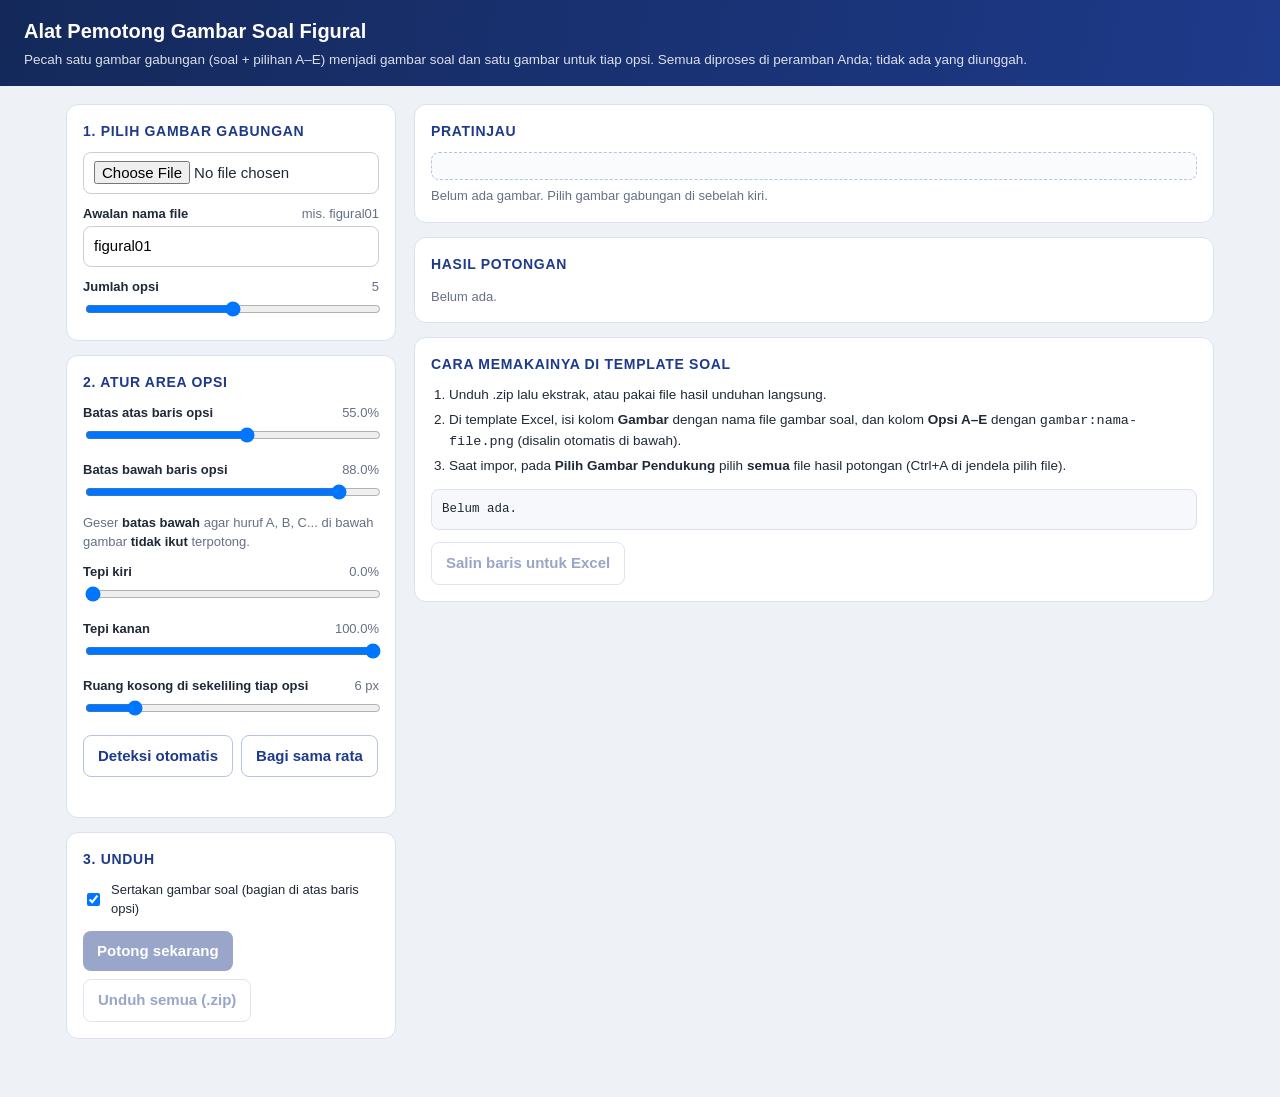
<file: alat-potong-gambar.html>
<!DOCTYPE html>
<html lang="id">
<head>
<meta charset="UTF-8">
<meta name="viewport" content="width=device-width, initial-scale=1">
<title>Alat Pemotong Gambar Soal Figural</title>
<style>
  :root { --navy: #1e3a8a; --line: #dbe2ee; --bg: #eef1f6; --muted: #667085; }
  * { box-sizing: border-box; }
  body { margin: 0; font: 15px/1.5 'Segoe UI', Arial, sans-serif; color: #1f2937; background: var(--bg); }
  header { background: linear-gradient(100deg, #14295a, #1e3a8a); color: #fff; padding: 16px 24px; }
  header h1 { margin: 0; font-size: 20px; } header p { margin: 4px 0 0; opacity: .85; font-size: 13.5px; }
  main { max-width: 1180px; margin: 18px auto; padding: 0 16px 40px; display: grid; grid-template-columns: 330px minmax(0, 1fr); gap: 18px; }
  @media (max-width: 900px) { main { grid-template-columns: 1fr; } }
  .card { background: #fff; border: 1px solid var(--line); border-radius: 12px; padding: 16px; }
  .card h2 { margin: 0 0 10px; font-size: 14px; text-transform: uppercase; letter-spacing: .05em; color: var(--navy); }
  label { display: block; font-size: 13px; font-weight: 600; margin: 10px 0 3px; }
  input[type=text], input[type=number], input[type=file] { width: 100%; padding: 8px 10px; border: 1px solid #c7ced8; border-radius: 8px; font: inherit; background: #fff; }
  input[type=range] { width: 100%; }
  .row { display: flex; gap: 10px; } .row > * { flex: 1; }
  .val { float: right; font-weight: 400; color: var(--muted); font-variant-numeric: tabular-nums; }
  button { font: inherit; font-weight: 600; border: 0; border-radius: 8px; padding: 9px 14px; cursor: pointer; background: var(--navy); color: #fff; }
  button.sek { background: #fff; color: var(--navy); border: 1px solid #b7c3e0; }
  button:disabled { opacity: .45; cursor: not-allowed; }
  .btns { display: flex; flex-wrap: wrap; gap: 8px; margin-top: 12px; }
  .kanvas { position: relative; overflow: auto; border: 1px dashed #b7c3e0; border-radius: 8px; background: #fafbfd; text-align: center; padding: 8px; }
  canvas { max-width: 100%; height: auto; display: block; margin: 0 auto; }
  .hasil { display: grid; grid-template-columns: repeat(auto-fill, minmax(140px, 1fr)); gap: 10px; margin-top: 12px; }
  .hasil figure { margin: 0; border: 1px solid var(--line); border-radius: 8px; padding: 6px; text-align: center; background: #fff; }
  .hasil img { max-width: 100%; max-height: 120px; object-fit: contain; }
  .hasil figcaption { font-size: 12px; color: var(--muted); word-break: break-all; margin-top: 4px; }
  .info { font-size: 13px; color: var(--muted); } .info b { color: #1f2937; }
  .langkah { margin: 0; padding-left: 18px; font-size: 13.5px; } .langkah li { margin: 4px 0; }
  pre { background: #f6f8fc; border: 1px solid var(--line); border-radius: 8px; padding: 10px; font-size: 12.5px; overflow: auto; white-space: pre-wrap; }
  .pesan { font-size: 13px; margin-top: 8px; min-height: 1.2em; } .pesan.err { color: #b91c1c; } .pesan.ok { color: #15803d; }
</style>
</head>
<body>
<header>
  <h1>Alat Pemotong Gambar Soal Figural</h1>
  <p>Pecah satu gambar gabungan (soal + pilihan A–E) menjadi gambar soal dan satu gambar untuk tiap opsi. Semua diproses di peramban Anda; tidak ada yang diunggah.</p>
</header>
<main>
  <section>
    <div class="card">
      <h2>1. Pilih gambar gabungan</h2>
      <input type="file" id="berkas" accept="image/*">
      <label>Awalan nama file <span class="val">mis. figural01</span></label>
      <input type="text" id="awalan" value="figural01">
      <label>Jumlah opsi <span class="val" id="v-n">5</span></label>
      <input type="range" id="n" min="2" max="8" value="5">
    </div>
    <div class="card" style="margin-top:14px">
      <h2>2. Atur area opsi</h2>
      <label>Batas atas baris opsi <span class="val" id="v-atas">0%</span></label><input type="range" id="atas" min="0" max="100" step="0.1" value="55">
      <label>Batas bawah baris opsi <span class="val" id="v-bawah">0%</span></label><input type="range" id="bawah" min="0" max="100" step="0.1" value="88">
      <div class="info" style="margin-top:6px">Geser <b>batas bawah</b> agar huruf A, B, C... di bawah gambar <b>tidak ikut</b> terpotong.</div>
      <label>Tepi kiri <span class="val" id="v-kiri">0%</span></label><input type="range" id="kiri" min="0" max="50" step="0.1" value="0">
      <label>Tepi kanan <span class="val" id="v-kanan">0%</span></label><input type="range" id="kanan" min="50" max="100" step="0.1" value="100">
      <label>Ruang kosong di sekeliling tiap opsi <span class="val" id="v-pad">6 px</span></label><input type="range" id="pad" min="0" max="40" value="6">
      <div class="btns">
        <button type="button" class="sek" id="btn-auto">Deteksi otomatis</button>
        <button type="button" class="sek" id="btn-rata">Bagi sama rata</button>
      </div>
      <div class="pesan" id="pesan"></div>
    </div>
    <div class="card" style="margin-top:14px">
      <h2>3. Unduh</h2>
      <label style="display:flex;gap:8px;align-items:center;font-weight:400"><input type="checkbox" id="cek-soal" checked> Sertakan gambar soal (bagian di atas baris opsi)</label>
      <div class="btns">
        <button type="button" id="btn-proses" disabled>Potong sekarang</button>
        <button type="button" class="sek" id="btn-zip" disabled>Unduh semua (.zip)</button>
      </div>
    </div>
  </section>
  <section>
    <div class="card">
      <h2>Pratinjau</h2>
      <div class="kanvas"><canvas id="kv" width="10" height="10"></canvas></div>
      <div class="info" id="info" style="margin-top:6px">Belum ada gambar. Pilih gambar gabungan di sebelah kiri.</div>
    </div>
    <div class="card" style="margin-top:14px">
      <h2>Hasil potongan</h2>
      <div class="hasil" id="hasil"><span class="info">Belum ada.</span></div>
    </div>
    <div class="card" style="margin-top:14px">
      <h2>Cara memakainya di template soal</h2>
      <ol class="langkah">
        <li>Unduh .zip lalu ekstrak, atau pakai file hasil unduhan langsung.</li>
        <li>Di template Excel, isi kolom <b>Gambar</b> dengan nama file gambar soal, dan kolom <b>Opsi A–E</b> dengan <code>gambar:nama-file.png</code> (disalin otomatis di bawah).</li>
        <li>Saat impor, pada <b>Pilih Gambar Pendukung</b> pilih <b>semua</b> file hasil potongan (Ctrl+A di jendela pilih file).</li>
      </ol>
      <pre id="contoh">Belum ada.</pre>
      <div class="btns"><button type="button" class="sek" id="btn-salin" disabled>Salin baris untuk Excel</button></div>
    </div>
  </section>
</main>
<script>
(function () {
  'use strict';
  const $ = (id) => document.getElementById(id);
  let img = null, hasilBlob = [], awal = 'figural01';

  // ---------- algoritma murni (mudah diuji) ----------
  // piksel "berisi" = tidak putih. Mengembalikan profil jumlah piksel berisi per baris/kolom.
  function profil(data, w, h, x0, y0, x1, y1, ambang) {
    const baris = new Array(y1 - y0).fill(0), kolom = new Array(x1 - x0).fill(0);
    for (let y = y0; y < y1; y++) for (let x = x0; x < x1; x++) {
      const i = (y * w + x) * 4; const a = data[i + 3];
      const gelap = a > 40 && (data[i] < ambang || data[i + 1] < ambang || data[i + 2] < ambang);
      if (gelap) { baris[y - y0]++; kolom[x - x0]++; }
    }
    return { baris, kolom };
  }
  // potong profil menjadi "pita" (rentang berurutan yang berisi), menggabungkan celah kecil
  function pita(arr, celahMin) {
    const out = []; let mulai = -1, kosong = 0;
    for (let i = 0; i < arr.length; i++) {
      if (arr[i] > 0) { if (mulai < 0) mulai = i; kosong = 0; }
      else if (mulai >= 0) { kosong++; if (kosong >= celahMin) { out.push([mulai, i - kosong + 1]); mulai = -1; kosong = 0; } }
    }
    if (mulai >= 0) out.push([mulai, arr.length - kosong]);
    return out;
  }
  // tebak baris opsi: pita vertikal terakhir yang cukup tinggi (huruf A,B,C di bawahnya biasanya tipis)
  function tebakBarisOpsi(data, w, h) {
    const p = profil(data, w, h, 0, 0, w, h, 200);
    const celah = Math.max(3, Math.round(h * 0.012));
    const bs = pita(p.baris, celah); if (!bs.length) return null;
    const tinggiMaks = Math.max.apply(null, bs.map(b => b[1] - b[0]));
    const besar = bs.filter(b => (b[1] - b[0]) >= tinggiMaks * 0.35);
    return besar.length ? besar[besar.length - 1] : bs[bs.length - 1];
  }
  // tebak n kolom dalam rentang baris tertentu: n pita horizontal terbesar
  function tebakKolom(data, w, h, y0, y1, n) {
    const p = profil(data, w, h, 0, y0, w, y1, 200);
    for (let celah = Math.max(2, Math.round(w * 0.012)); celah >= 2; celah--) {
      const ks = pita(p.kolom, celah);
      if (ks.length === n) return ks;
      if (ks.length > n) { // buang yang paling sempit (mis. noise) sampai tersisa n
        const urut = ks.slice().sort((a, b) => (b[1] - b[0]) - (a[1] - a[0])).slice(0, n).sort((a, b) => a[0] - b[0]);
        if (urut.length === n) return urut;
      }
    }
    return null;
  }

  // ---------- UI ----------
  function nilai(id) { return Number($(id).value); }
  function perbaruiLabel() {
    $('v-n').textContent = nilai('n'); $('v-atas').textContent = nilai('atas').toFixed(1) + '%'; $('v-bawah').textContent = nilai('bawah').toFixed(1) + '%';
    $('v-kiri').textContent = nilai('kiri').toFixed(1) + '%'; $('v-kanan').textContent = nilai('kanan').toFixed(1) + '%'; $('v-pad').textContent = nilai('pad') + ' px';
  }
  let sel = null; // sel kolom hasil deteksi (piksel), null = bagi sama rata
  function daftarSel() {
    const w = img.naturalWidth, h = img.naturalHeight, n = nilai('n');
    const y0 = Math.round(h * nilai('atas') / 100), y1 = Math.round(h * nilai('bawah') / 100);
    const x0 = Math.round(w * nilai('kiri') / 100), x1 = Math.round(w * nilai('kanan') / 100);
    const pad = nilai('pad'); const out = [];
    if (sel && sel.length === n) {
      sel.forEach(k => out.push([Math.max(0, k[0] - pad), y0, Math.min(w, k[1] + pad), y1]));
    } else {
      const lebar = (x1 - x0) / n;
      for (let i = 0; i < n; i++) out.push([Math.round(x0 + i * lebar), y0, Math.round(x0 + (i + 1) * lebar), y1]);
    }
    return { sel: out, y0, w, h };
  }
  function gambarPratinjau() {
    if (!img) return; perbaruiLabel();
    const kv = $('kv'); const w = img.naturalWidth, h = img.naturalHeight; kv.width = w; kv.height = h;
    const c = kv.getContext('2d'); c.drawImage(img, 0, 0);
    const d = daftarSel(); c.lineWidth = Math.max(2, w / 400);
    c.fillStyle = 'rgba(30,58,138,.07)'; c.fillRect(0, 0, w, d.y0); c.strokeStyle = '#16a34a'; c.strokeRect(0, 0, w, d.y0);
    c.font = 'bold ' + Math.max(14, w / 45) + 'px Arial'; c.fillStyle = '#16a34a'; c.fillText('SOAL', 8, Math.max(18, w / 40));
    d.sel.forEach((s, i) => { c.strokeStyle = '#dc2626'; c.fillStyle = 'rgba(220,38,38,.08)'; c.fillRect(s[0], s[1], s[2] - s[0], s[3] - s[1]); c.strokeRect(s[0], s[1], s[2] - s[0], s[3] - s[1]); c.fillStyle = '#dc2626'; c.fillText(String.fromCharCode(65 + i), s[0] + 6, s[1] + Math.max(18, w / 40)); });
    $('info').innerHTML = 'Ukuran gambar <b>' + w + ' × ' + h + ' px</b>. Kotak hijau = gambar soal, kotak merah = potongan opsi.';
  }
  function pesan(t, k) { const p = $('pesan'); p.textContent = t || ''; p.className = 'pesan' + (k ? ' ' + k : ''); }
  function pikselGambar() { const c = document.createElement('canvas'); c.width = img.naturalWidth; c.height = img.naturalHeight; const x = c.getContext('2d', { willReadFrequently: true }); x.fillStyle = '#fff'; x.fillRect(0, 0, c.width, c.height); x.drawImage(img, 0, 0); return x.getImageData(0, 0, c.width, c.height); }

  $('berkas').addEventListener('change', (e) => {
    const f = e.target.files && e.target.files[0]; if (!f) return;
    const im = new Image(); im.onload = () => { img = im; sel = null; hasilBlob = []; $('hasil').innerHTML = '<span class="info">Belum ada.</span>'; $('btn-proses').disabled = false; $('btn-zip').disabled = true; $('btn-salin').disabled = true;
      const nama = f.name.replace(/\.[^.]+$/, '').replace(/[^\w\-]+/g, '_'); if (nama && $('awalan').value === 'figural01') $('awalan').value = nama;
      otomatis(true); };
    im.onerror = () => pesan('File gambar tidak dapat dibaca.', 'err'); im.src = URL.createObjectURL(f);
  });
  ['n', 'atas', 'bawah', 'kiri', 'kanan', 'pad'].forEach(id => $(id).addEventListener('input', () => { if (id !== 'pad') sel = null; gambarPratinjau(); }));
  function setSlider(id, v) { $(id).value = v; }
  function otomatis(diam) {
    if (!img) return; const px = pikselGambar(); const w = px.width, h = px.height;
    const br = tebakBarisOpsi(px.data, w, h);
    if (br) { setSlider('atas', Math.max(0, (br[0] - 4) / h * 100)); setSlider('bawah', Math.min(100, (br[1] + 4) / h * 100)); }
    const n = nilai('n'); const y0 = Math.round(h * nilai('atas') / 100), y1 = Math.round(h * nilai('bawah') / 100);
    const ks = tebakKolom(px.data, w, h, y0, y1, n);
    if (ks) { sel = ks; setSlider('kiri', Math.max(0, ks[0][0] / w * 100 - 1)); setSlider('kanan', Math.min(100, ks[n - 1][1] / w * 100 + 1)); pesan('Terdeteksi ' + n + ' opsi. Periksa kotak merah pada pratinjau, lalu klik "Potong sekarang".', 'ok'); }
    else { sel = null; pesan((diam ? 'Opsi belum bisa dideteksi otomatis. ' : 'Deteksi gagal. ') + 'Atur batas atas/bawah secara manual lalu klik "Bagi sama rata".', 'err'); }
    gambarPratinjau();
  }
  $('btn-auto').addEventListener('click', () => otomatis(false));
  $('btn-rata').addEventListener('click', () => { sel = null; pesan('Dibagi sama rata antara tepi kiri dan kanan.', 'ok'); gambarPratinjau(); });

  function potong(x0, y0, x1, y1) {
    const c = document.createElement('canvas'); c.width = Math.max(1, x1 - x0); c.height = Math.max(1, y1 - y0);
    const x = c.getContext('2d'); x.fillStyle = '#fff'; x.fillRect(0, 0, c.width, c.height); x.drawImage(img, x0, y0, c.width, c.height, 0, 0, c.width, c.height);
    return new Promise(r => c.toBlob(b => r(b), 'image/png'));
  }
  $('btn-proses').addEventListener('click', async () => {
    if (!img) return; awal = ($('awalan').value || 'figural').trim().replace(/[^\w\-]+/g, '_') || 'figural';
    const d = daftarSel(); hasilBlob = [];
    if ($('cek-soal').checked && d.y0 > 8) hasilBlob.push({ nama: awal + '_soal.png', blob: await potong(0, 0, d.w, d.y0) });
    for (let i = 0; i < d.sel.length; i++) { const s = d.sel[i]; hasilBlob.push({ nama: awal + '_' + String.fromCharCode(65 + i) + '.png', blob: await potong(s[0], s[1], s[2], s[3]) }); }
    const box = $('hasil'); box.innerHTML = '';
    hasilBlob.forEach(h => { const f = document.createElement('figure'); const im = document.createElement('img'); im.src = URL.createObjectURL(h.blob); const cap = document.createElement('figcaption'); cap.textContent = h.nama + ' · ';
      const a = document.createElement('a'); a.href = im.src; a.download = h.nama; a.textContent = 'unduh'; cap.appendChild(a); f.appendChild(im); f.appendChild(cap); box.appendChild(f); });
    $('btn-zip').disabled = false; $('btn-salin').disabled = false;
    const huruf = d.sel.map((_, i) => String.fromCharCode(65 + i));
    const kolSoal = hasilBlob.some(h => /_soal\.png$/.test(h.nama)) ? awal + '_soal.png' : '';
    $('contoh').textContent = 'Gambar\t' + huruf.map(h => 'Opsi ' + h).join('\t') + '\n' + kolSoal + '\t' + huruf.map(h => 'gambar:' + awal + '_' + h + '.png').join('\t');
  });
  $('btn-salin').addEventListener('click', () => { const t = $('contoh').textContent; (navigator.clipboard ? navigator.clipboard.writeText(t) : Promise.reject()).then(() => pesan('Disalin. Tempel ke sel Excel (kolom Gambar, lalu Opsi A–E).', 'ok')).catch(() => pesan('Salin manual teks di kotak contoh.', 'err')); });

  // ---------- ZIP tanpa kompresi ----------
  const TAB = (() => { const t = new Uint32Array(256); for (let n = 0; n < 256; n++) { let c = n; for (let k = 0; k < 8; k++) c = (c & 1) ? (0xEDB88320 ^ (c >>> 1)) : (c >>> 1); t[n] = c >>> 0; } return t; })();
  function crc32(u8) { let c = 0xFFFFFFFF; for (let i = 0; i < u8.length; i++) c = TAB[(c ^ u8[i]) & 255] ^ (c >>> 8); return (c ^ 0xFFFFFFFF) >>> 0; }
  function zipSimpan(files) {
    const enc = new TextEncoder(); const bagian = [], pusat = []; let offset = 0;
    files.forEach(f => {
      const nama = enc.encode(f.nama), crc = crc32(f.data), uk = f.data.length;
      const lh = new DataView(new ArrayBuffer(30)); lh.setUint32(0, 0x04034b50, true); lh.setUint16(4, 20, true); lh.setUint16(6, 0x0800, true); lh.setUint16(12, 0x21, true);
      lh.setUint32(14, crc, true); lh.setUint32(18, uk, true); lh.setUint32(22, uk, true); lh.setUint16(26, nama.length, true);
      bagian.push(new Uint8Array(lh.buffer), nama, f.data);
      const ch = new DataView(new ArrayBuffer(46)); ch.setUint32(0, 0x02014b50, true); ch.setUint16(4, 20, true); ch.setUint16(6, 20, true); ch.setUint16(8, 0x0800, true); ch.setUint16(14, 0x21, true);
      ch.setUint32(16, crc, true); ch.setUint32(20, uk, true); ch.setUint32(24, uk, true); ch.setUint16(28, nama.length, true); ch.setUint32(42, offset, true);
      pusat.push(new Uint8Array(ch.buffer), nama); offset += 30 + nama.length + uk;
    });
    const ukPusat = pusat.reduce((a, b) => a + b.length, 0);
    const end = new DataView(new ArrayBuffer(22)); end.setUint32(0, 0x06054b50, true); end.setUint16(8, files.length, true); end.setUint16(10, files.length, true); end.setUint32(12, ukPusat, true); end.setUint32(16, offset, true);
    return new Blob(bagian.concat(pusat, [new Uint8Array(end.buffer)]), { type: 'application/zip' });
  }
  $('btn-zip').addEventListener('click', async () => {
    const files = []; for (const h of hasilBlob) files.push({ nama: h.nama, data: new Uint8Array(await h.blob.arrayBuffer()) });
    const url = URL.createObjectURL(zipSimpan(files)); const a = document.createElement('a'); a.href = url; a.download = awal + '_potongan.zip'; document.body.appendChild(a); a.click(); a.remove(); setTimeout(() => URL.revokeObjectURL(url), 4000);
  });
  perbaruiLabel();
  window.__alatPotong = { profil, pita, tebakBarisOpsi, tebakKolom, crc32, zipSimpan }; // untuk pengujian
})();
</script>
</body>
</html>
</file>
<file: style.css>
/* ============================================================================
   CBT APP — STYLE
   Identitas visual: "ruang ujian" — tenang, institusional, motif kertas
   lembar jawaban & buku nilai. Warna tema (--c-primary dst) dapat ditimpa
   secara dinamis lewat JS (lihat app.js -> terapkanTema()).
   ============================================================================ */

@import url('https://fonts.googleapis.com/css2?family=Plus+Jakarta+Sans:wght@400;500;600;700;800&family=Inter:wght@400;500;600;700&display=swap');

:root {
  --versi-css: "43"; /* harus sama dengan VERSI_APLIKASI di app.js (deteksi style.css usang di cache) */
  /* --- warna dasar (ditimpa JS: lihat Tampilan.terapkan di app.js) --- */
  --c-primary: #e58a72;
  --c-secondary: #6f9f94;
  --c-accent: #e9b44c;
  --c-bg: #faf6f1;
  --c-surface: #fffdfa;
  --c-text: #2d2a26;
  --c-muted: #8a847b;
  --c-line: #efe7dd;
  --c-success: #4f9a78;
  --c-danger: #d9534f;
  --c-sidebar: #d3e3db;
  --c-on-sidebar: #2d2a26;
  --c-on-primary: #ffffff;
  --c-on-secondary: #ffffff;
  --c-on-accent: #3d2a00;
  --c-warn-ink: #92700c;
  /* --- turunan otomatis dari warna dasar (ikut berubah kalau warna diganti) --- */
  --c-primary-dark: color-mix(in srgb, var(--c-primary) 82%, #000);
  --c-hover: color-mix(in srgb, var(--c-primary) 6%, var(--c-surface));
  --c-sidebar-alt: color-mix(in srgb, var(--c-on-sidebar) 9%, transparent);
  --c-ok-bg: color-mix(in srgb, var(--c-success) 15%, var(--c-surface));
  --c-no-bg: color-mix(in srgb, var(--c-danger) 14%, var(--c-surface));
  --c-warn-bg: color-mix(in srgb, var(--c-accent) 22%, var(--c-surface));
  --c-shadow: 133,104,76;
  /* --- token gaya UI (ditimpa JS dari preset / Studio Gaya) --- */
  --font-display: 'Plus Jakarta Sans', system-ui, -apple-system, sans-serif;
  --font-body: 'Inter', system-ui, -apple-system, sans-serif;
  --radius: 14px;
  --radius-lg: 24px;
  --r-xl: 28px;
  --ui-r-btn: 14px; --ui-r-in: 14px; --ui-r-nav: 12px; --ui-r-sm: 8px; --ui-r-badge: 999px;
  --radius-pill: 999px;
  --shadow: 0 1px 2px rgba(28,35,51,.04), 0 4px 14px rgba(28,35,51,.06);
  --clay: 0 14px 34px rgba(133,104,76,.10), 0 2px 6px rgba(133,104,76,.06);
  --ui-card-bg: var(--c-surface);
  --ui-card-bd: 0 solid transparent;
  --ui-modal-bg: var(--c-surface);
  --ui-bf: none;
  --ui-btn-bw: 1px;
  --ui-btn-shadow: 0 6px 12px -4px color-mix(in srgb, var(--btn-c) 55%, transparent);
  --ui-btn-shadow-h: var(--ui-btn-shadow);
  --ui-btn-shadow-a: var(--ui-btn-shadow);
  --ui-btn-bg: var(--c-primary);
  --ui-lift: translateY(-1px);
  --ui-press: translateY(1px);
  --ui-in-bg: var(--c-surface);
  --ui-in-bd: 1px solid var(--c-line);
  --ui-in-shadow: none;
  --ui-in-focus: 0 0 0 3px color-mix(in srgb, var(--c-primary) 22%, transparent);
  --ui-page-img: none; --ui-page-size: auto; --ui-login-img: none;
  --ui-shell-gap: 12px; --ui-side-r: 32px;
  --ui-side-bg: var(--c-sidebar); --ui-side-bd: 0; --ui-side-shadow: none;
  --ui-nav-act-bg: var(--c-surface); --ui-nav-act-fg: var(--c-text);
  --ui-nav-act-sh: 0 8px 20px -8px rgba(var(--c-shadow),.35); --ui-nav-ol: none;
  --ui-nav-ico-bg: color-mix(in srgb, var(--c-surface) 60%, transparent); --ui-nav-ico-fg: var(--c-secondary);
  --ui-nav-ico-act-bg: color-mix(in srgb, var(--c-primary) 16%, var(--c-surface)); --ui-nav-ico-act-fg: var(--c-primary);
  --ui-hero-bg: linear-gradient(120deg, color-mix(in srgb, var(--c-primary) 20%, var(--c-surface)), color-mix(in srgb, var(--c-primary) 34%, var(--c-surface)));
  --c-hero-fg: var(--c-text); --c-hero-fg-soft: color-mix(in srgb, var(--c-text) 72%, transparent);
  --ui-hw: 800; --ui-caps: none; --ui-hls: -.01em;
  --ui-d: 1;
  --btn-c: var(--c-primary);
}

* { box-sizing: border-box; }
html, body { height: 100%; }
body {
  margin: 0;
  font-family: var(--font-body);
  background: var(--c-bg);
  color: var(--c-text);
  -webkit-font-smoothing: antialiased;
}
h1, h2, h3, .brand { font-family: var(--font-display); font-weight: var(--ui-hw); letter-spacing: var(--ui-hls); text-transform: var(--ui-caps); }
button, input, select, textarea { font-family: inherit; }
a { color: inherit; }
.hidden { display: none !important; }
.oculto { display: none !important; }

button {
  cursor: pointer;
  border: 1px solid var(--c-primary);
  background: var(--c-primary);
  color: var(--c-on-primary);
  padding: .62rem 1.2rem;
  border-radius: var(--radius);
  font-size: .88rem;
  font-weight: 600;
  box-shadow: 0 1px 2px rgba(28,35,51,.06);
  transition: transform .08s ease, background .15s ease, box-shadow .15s ease, filter .15s ease;
}
button:hover { background: var(--c-primary-dark); border-color: var(--c-primary-dark); }
button:active { transform: translateY(1px); }
button:disabled { opacity: .5; cursor: not-allowed; }
button.secondary { background: var(--c-surface); color: var(--c-text); border: 1px solid var(--c-line); }
button.secondary:hover { background: var(--c-hover); border-color: var(--c-line); }
button.accent { background: var(--c-accent); border-color: var(--c-accent); color: var(--c-on-accent); }
button.accent:hover { filter: brightness(1.05); box-shadow: 0 0 0 4px color-mix(in srgb, var(--c-accent) 24%, transparent); }
button.violet { background: var(--c-secondary); border-color: var(--c-secondary); color: var(--c-on-secondary); }
button.violet:hover { filter: brightness(1.07); box-shadow: 0 0 0 4px color-mix(in srgb, var(--c-secondary) 24%, transparent); }
button.danger { background: var(--c-danger); border-color: var(--c-danger); }
button.small { padding: .35rem .7rem; font-size: .78rem; border-radius: 8px; }
button.icon { padding: .5rem .6rem; }

input[type=text], input[type=password], input[type=number], input[type=datetime-local], select, textarea {
  width: 100%;
  padding: .6rem .8rem;
  border: 1px solid var(--c-line);
  border-radius: var(--radius);
  background: var(--c-surface);
  color: var(--c-text);
  font-size: .88rem;
  transition: border-color .12s ease, box-shadow .12s ease;
}
input[type=text]:focus, input[type=password]:focus, input[type=number]:focus, input[type=datetime-local]:focus, select:focus, textarea:focus {
  outline: none; border-color: var(--c-primary); box-shadow: 0 0 0 3px color-mix(in srgb, var(--c-primary) 22%, transparent);
}
textarea { resize: vertical; min-height: 4.5rem; }
label { font-size: .82rem; font-weight: 600; color: var(--c-muted); display: block; margin-bottom: .3rem; }
.field { margin-bottom: 1rem; }
.row { display: flex; gap: 1rem; flex-wrap: wrap; }
.row > .field { flex: 1; min-width: 180px; }

/* ---------- bar loading global (lihat api() di app.js) ---------- */
#top-loading-bar {
  position: fixed; top: 0; left: 0; width: 100%; height: 3px;
  z-index: 9999; pointer-events: none; opacity: 0; transition: opacity .15s ease;
  overflow: hidden; background: transparent;
}
#top-loading-bar.active { opacity: 1; }
#top-loading-bar::before {
  content: ''; display: block; height: 100%; width: 35%;
  background: linear-gradient(90deg, var(--c-primary), var(--c-secondary), var(--c-accent));
  animation: top-loading-bar-slide 1.1s ease-in-out infinite;
}
@keyframes top-loading-bar-slide {
  0% { margin-left: -35%; }
  50% { margin-left: 55%; }
  100% { margin-left: 100%; }
}

/* ---------- toast / pesan ---------- */
#toast {
  position: fixed; top: 1rem; right: 1rem; z-index: 999;
  display: flex; flex-direction: column; gap: .5rem;
}
.toast-item {
  background: var(--c-primary); color: var(--c-on-primary); padding: .7rem 1rem;
  border-radius: var(--radius); box-shadow: var(--shadow); font-size: .88rem;
  max-width: 320px; animation: slideIn .2s ease;
}
.toast-item.error { background: var(--c-danger); }
.toast-item.success { background: var(--c-success); }
@keyframes slideIn { from { transform: translateX(20px); opacity: 0; } to { transform: translateX(0); opacity: 1; } }

/* ============================================================================
   LOGIN
   ============================================================================ */
#login-screen {
  min-height: 100vh;
  display: flex; align-items: center; justify-content: center;
  background:
    radial-gradient(circle at 15% 15%, rgba(255,255,255,.10), transparent 45%),
    radial-gradient(circle at 85% 85%, rgba(255,255,255,.08), transparent 45%),
    linear-gradient(135deg, var(--c-sidebar), var(--c-primary));
  padding: 1.5rem;
}
.login-card {
  background: var(--c-surface);
  width: 100%; max-width: 400px;
  border-radius: var(--radius-lg);
  padding: 2.2rem 2rem;
  box-shadow: 0 20px 50px rgba(10,14,30,.28);
}
.login-card .brand {
  font-size: 1.5rem; font-weight: 800; margin: 0 0 .15rem; color: var(--c-text);
}
.login-card .brand-sub { color: var(--c-muted); font-size: .85rem; margin: 0 0 1.6rem; }
.login-logo-slot {
  width: 60px; height: 60px; border-radius: 16px; margin: 0 0 .9rem;
  background: linear-gradient(135deg, var(--c-primary), var(--c-secondary));
  display: flex; align-items: center; justify-content: center; font-size: 1.6rem; color: var(--c-on-primary);
}
.role-switch {
  display: flex; background: var(--c-bg); border: 1px solid var(--c-line); border-radius: var(--radius);
  overflow: hidden; margin-bottom: 1.4rem; padding: .25rem; gap: .25rem;
}
.role-switch button {
  flex: 1; background: transparent; color: var(--c-muted); border: none; border-radius: 8px;
  font-weight: 600; padding: .55rem; box-shadow: none;
}
.role-switch button.active { background: var(--c-primary); color: var(--c-on-primary); box-shadow: 0 2px 6px color-mix(in srgb, var(--c-primary) 40%, transparent); }
#login-error { color: var(--c-danger); font-size: .85rem; margin-top: .6rem; min-height: 1.1em; }
.link-btn {
  display: block; width: 100%; text-align: center; background: transparent; border: none;
  color: var(--c-muted); font-weight: 500; font-size: .8rem; margin-top: 1.1rem; padding: .3rem;
  text-decoration: underline; text-underline-offset: 2px;
}
.link-btn:hover { color: var(--c-primary); background: transparent; }

/* ============================================================================
   SHELL (portal guru & siswa non-ujian)
   ============================================================================ */
.shell { display: flex; min-height: 100vh; background: var(--c-bg); }
.sidebar {
  width: 250px; flex-shrink: 0; background: var(--c-sidebar); color: #fff;
  padding: 1.3rem 1rem; display: flex; flex-direction: column;
}
.sidebar-brand { display: flex; align-items: center; gap: .7rem; margin: .2rem 0 1.6rem; }
.sidebar-logo {
  width: 38px; height: 38px; flex-shrink: 0; border-radius: 10px;
  background: linear-gradient(135deg, var(--c-primary), var(--c-secondary));
  display: flex; align-items: center; justify-content: center; font-size: 1.05rem; color: var(--c-on-primary);
}
.sidebar .brand { color: #fff; font-size: 1.05rem; margin: 0; line-height: 1.2; }
.sidebar .brand-sub { color: rgba(255,255,255,.5); font-size: .72rem; margin: .1rem 0 0; }
.app-logo-slot img { width: 100%; height: 100%; object-fit: cover; border-radius: inherit; }
.nav-scroll { display: flex; flex-direction: column; gap: .2rem; overflow-y: auto; }
.nav-tab {
  display: flex; align-items: center; gap: .75rem; width: 100%; text-align: left;
  background: transparent; border: none; box-shadow: none;
  color: rgba(255,255,255,.6); padding: .68rem .8rem; border-radius: 10px;
  font-weight: 500; font-size: .86rem;
}
.nav-tab .nav-ico { width: 1.1rem; text-align: center; font-size: .92rem; color: rgba(255,255,255,.45); flex-shrink: 0; }
.nav-tab:hover { background: var(--c-sidebar-alt); color: #fff; }
.nav-tab:hover .nav-ico { color: rgba(255,255,255,.8); }
.nav-tab.active { background: var(--c-primary); color: #fff; font-weight: 600; box-shadow: 0 4px 12px color-mix(in srgb, var(--c-primary) 40%, transparent); }
.nav-tab.active .nav-ico { color: #fff; }
.sidebar-footer { margin-top: auto; padding-top: 1rem; border-top: 1px solid rgba(255,255,255,.1); }
.sidebar-footer .who { font-size: .8rem; color: rgba(255,255,255,.65); margin-bottom: .6rem; }
/* Tombol "secondary" di dalam sidebar gelap perlu kontras sendiri -- kalau
   memakai gaya .secondary standar (latar putih, teks gelap) teks jadi putih
   di atas putih dan tidak terbaca (lihat inline style di index.html). */
.sidebar-footer button.secondary,
.sidebar button.secondary {
  background: transparent; color: #fff; border-color: rgba(255,255,255,.35);
}
.sidebar-footer button.secondary:hover,
.sidebar button.secondary:hover {
  background: rgba(255,255,255,.1); border-color: rgba(255,255,255,.55);
}
.sidebar-sync { display: flex; flex-direction: column; gap: .4rem; margin-top: .8rem; padding-top: .8rem; border-top: 1px solid rgba(255,255,255,.1); }
.sidebar-sync .sidebar-sync-label { font-size: .68rem; color: rgba(255,255,255,.45); text-transform: uppercase; letter-spacing: .04em; margin-bottom: .1rem; }
.sidebar-sync button { width: 100%; font-size: .78rem; padding: .5rem .6rem; justify-content: center; display: flex; align-items: center; gap: .4rem; }

.main { flex: 1; padding: 1.8rem 2.2rem; overflow-y: auto; max-height: 100vh; }
.main h2 { margin: 0 0 .25rem; font-size: 1.5rem; }
.main .subtitle { color: var(--c-muted); margin: 0 0 1.5rem; font-size: .88rem; }

.panel {
  background: var(--c-surface); border: 1px solid var(--c-line); border-radius: var(--radius-lg);
  padding: 1.5rem; margin-bottom: 1.4rem; box-shadow: var(--shadow);
}
.panel h3 { margin: 0 0 1rem; font-size: 1rem; font-weight: 700; }

table.ledger { width: 100%; border-collapse: collapse; font-size: .86rem; }
table.ledger th {
  text-align: left; font-size: .72rem; text-transform: uppercase; letter-spacing: .05em;
  color: var(--c-muted); border-bottom: 1px solid var(--c-line); padding: .55rem .6rem; font-weight: 700;
}
table.ledger td { padding: .6rem .6rem; border-bottom: 1px solid var(--c-line); }
table.ledger tr:hover td { background: var(--c-hover); }
.badge {
  display: inline-block; padding: .22rem .6rem; border-radius: 7px; font-size: .72rem; font-weight: 700;
}
.badge.ok { background: var(--c-ok-bg); color: var(--c-success); }
.badge.no { background: var(--c-no-bg); color: var(--c-danger); }
.badge.warn { background: var(--c-warn-bg); color: var(--c-warn-ink); }

.toolbar { display: flex; justify-content: space-between; align-items: center; margin-bottom: 1rem; gap: 1rem; flex-wrap: wrap; }
.toolbar-actions { display: flex; gap: .5rem; flex-wrap: wrap; }

.soal-item {
  border: 1px solid var(--c-line); border-left: 4px solid var(--c-secondary);
  border-radius: var(--radius); padding: 1rem; margin-bottom: .8rem; background: var(--c-surface);
}
.soal-item .meta { font-size: .74rem; color: var(--c-muted); margin-bottom: .35rem; text-transform: uppercase; letter-spacing: .03em; }
.soal-item .aksi { margin-top: .6rem; display: flex; gap: .4rem; }
table.ledger td.aksi { display: flex; gap: .4rem; flex-wrap: wrap; }
.table-scroll-x { overflow-x: auto; -webkit-overflow-scrolling: touch; }
.table-scroll-x table.ledger { min-width: 100%; }
.jwb-cell { text-align: center; font-weight: 600; }
.jwb-benar { color: var(--c-success); }
.jwb-salah { color: var(--c-danger); }
.jwb-sebagian { color: var(--c-warn-ink); }
.jwb-kosong { color: var(--c-muted); }
.soal-item img { max-width: 260px; display: block; margin-top: .5rem; border: 1px solid var(--c-line); }

.theme-swatches { display: flex; gap: .8rem; flex-wrap: wrap; }
.swatch-field { display: flex; flex-direction: column; align-items: flex-start; gap: .3rem; }
.swatch-field input[type=color] { width: 60px; height: 36px; padding: 0; border: 1px solid var(--c-line); }

.palet-preset-list { display: flex; gap: .6rem; flex-wrap: wrap; }
.palet-chip {
  display: flex; align-items: center; gap: .4rem; background: var(--c-surface);
  border: 1px solid var(--c-line); color: var(--c-text); font-weight: 500; font-size: .82rem;
  padding: .5rem .8rem; border-radius: 20px;
}
.palet-chip:hover { border-color: var(--c-secondary); background: color-mix(in srgb, var(--c-secondary) 8%, transparent); }
.palet-chip .dot { width: 14px; height: 14px; border-radius: 50%; display: inline-block; border: 1px solid rgba(0,0,0,.1); margin-right: -.15rem; }
.palet-chip .lbl { margin-left: .3rem; }

.mode-badge {
  font-size: .7rem; color: rgba(255,255,255,.72); background: rgba(255,255,255,.08);
  border: 1px solid rgba(255,255,255,.16); border-radius: 20px; padding: .5rem .8rem;
  margin: 0 0 1rem; text-align: center; line-height: 1.35; width: 100%;
  cursor: pointer; font-weight: 500;
}
.mode-badge:hover { background: rgba(255,255,255,.16); border-color: rgba(255,255,255,.3); }

.modal-backdrop {
  position: fixed; inset: 0; background: rgba(20,24,30,.5); display: flex;
  align-items: flex-start; justify-content: center; padding: 3rem 1rem; overflow-y: auto; z-index: 500;
}
.modal {
  background: var(--c-surface); border-radius: var(--radius-lg); padding: 1.6rem; width: 100%; max-width: 640px;
  box-shadow: 0 20px 50px rgba(10,14,30,.2);
}
.modal h3 { margin-top: 0; }
.modal-close-row { display: flex; justify-content: flex-end; gap: .5rem; margin-top: 1.2rem; }

/* ---------- rich text: kotak Pertanyaan & Opsi Jawaban (form soal) ---------- */
.rich-toolbar {
  display: flex; align-items: center; gap: .35rem; flex-wrap: wrap;
  background: var(--c-bg); border: 1px solid var(--c-line); border-radius: var(--radius);
  padding: .4rem .5rem; margin-bottom: .4rem;
}
.rich-toolbar button.rt-btn {
  background: var(--c-surface); color: var(--c-text); border: 1px solid var(--c-line);
  padding: .28rem .6rem; font-size: .85rem; min-width: 2.1rem; line-height: 1.3;
}
.rich-toolbar button.rt-btn:hover { background: var(--c-bg); border-color: var(--c-secondary); }
.rich-toolbar input.rt-color {
  width: 28px; height: 28px; padding: 0; border: 1px solid var(--c-line);
  border-radius: 4px; cursor: pointer; background: none;
}
.rich-editable {
  min-height: 4.2rem; border: 1px solid var(--c-line); border-radius: var(--radius);
  background: var(--c-surface); color: var(--c-text); padding: .55rem .7rem;
  font-size: .92rem; line-height: 1.55; overflow-wrap: anywhere;
}
.rich-editable:focus { outline: 2px solid var(--c-secondary); outline-offset: 1px; }
.rich-editable:empty:before { content: attr(data-placeholder); color: var(--c-muted); }

/* ---------- baris opsi jawaban di form soal ---------- */
.opsi-row { border: 1px solid var(--c-line); border-radius: var(--radius); padding: .6rem .7rem; margin-bottom: .6rem; }
.opsi-row-top { display: flex; align-items: flex-start; gap: .6rem; }
.opsi-row-top input[type=radio], .opsi-row-top input[type=checkbox] { width: auto; margin-top: .65rem; flex-shrink: 0; }
.opsi-row-top .opsi-teks-rich { flex: 1; min-height: 2.3rem; }
.opsi-row-gambar {
  display: flex; align-items: center; gap: .55rem; flex-wrap: wrap;
  margin-top: .55rem; padding-left: 1.9rem;
}
.opsi-row-gambar input[type=file] { max-width: 220px; padding: .3rem .4rem; }
.opsi-gambar-preview { max-width: 72px; max-height: 72px; border: 1px solid var(--c-line); border-radius: 4px; object-fit: cover; }

/* ---------- toolbar format kaya versi "compact" (dipakai di tiap baris opsi) ---------- */
.rich-toolbar select.rt-select {
  width: auto; padding: .28rem .5rem; font-size: .78rem; border-radius: 7px; background: var(--c-surface);
}
.rich-toolbar .rt-label {
  font-size: .68rem; font-weight: 700; color: var(--c-muted); letter-spacing: .04em;
  text-transform: uppercase; padding: 0 .15rem; white-space: nowrap;
}
.rich-toolbar.compact { padding: .3rem .4rem; gap: .25rem; margin-bottom: .35rem; }
.rich-toolbar.compact select.rt-select { font-size: .72rem; padding: .22rem .35rem; }
.rich-toolbar.compact .rt-label { display: none; }
.rich-toolbar.compact button.rt-btn { padding: .2rem .45rem; font-size: .74rem; min-width: 1.7rem; }
.rich-toolbar.compact input.rt-color { width: 22px; height: 22px; }

/* ---------- baris opsi jawaban: huruf A/B/C, toolbar sendiri, tombol hapus ---------- */
.opsi-jawaban-header { display: flex; align-items: flex-start; justify-content: space-between; gap: .8rem; margin-bottom: .6rem; }
.opsi-row { border: 1px solid var(--c-line); border-radius: var(--radius); padding: .7rem .8rem; margin-bottom: .7rem; transition: border-color .12s ease, background .12s ease; }
.opsi-row.opsi-row-benar { border-color: var(--c-success); background: #f3fbf6; }
.opsi-row-top { display: flex; align-items: flex-start; gap: .6rem; }
.opsi-huruf-label {
  flex-shrink: 0; width: 1.8rem; height: 1.8rem; border-radius: 50%; background: var(--c-bg);
  display: flex; align-items: center; justify-content: center; font-weight: 700; font-size: .8rem; color: var(--c-muted);
  margin-top: .1rem;
}
.opsi-row-main { flex: 1; min-width: 0; }
.opsi-row-top input[type=radio], .opsi-row-top input[type=checkbox] { width: auto; margin-top: .65rem; flex-shrink: 0; }
.opsi-row-top .opsi-teks-rich { flex: 1; min-height: 2.3rem; }
.opsi-hapus-x {
  flex-shrink: 0; background: none; border: none; box-shadow: none; color: var(--c-danger);
  font-size: 1rem; padding: .2rem .3rem; margin-top: .1rem;
}
.opsi-hapus-x:hover { background: var(--c-no-bg); }
.opsi-row-gambar {
  display: flex; align-items: center; gap: .55rem; flex-wrap: wrap;
  margin-top: .55rem; padding-left: 2.4rem;
}

/* ============================================================================
   BANK SOAL — GRID MAPEL & HALAMAN KELOLA SOAL
   ============================================================================ */
.mapel-grid { display: grid; grid-template-columns: repeat(auto-fill, minmax(230px, 1fr)); gap: 1rem; }
.mapel-card {
  position: relative; background: var(--c-surface); border: 1px solid var(--c-line); border-radius: var(--radius-lg);
  padding: 1.2rem; box-shadow: var(--shadow); display: flex; flex-direction: column; gap: .5rem;
}
.mapel-card-ico {
  width: 2.4rem; height: 2.4rem; border-radius: 10px; background: var(--mapel-warna, var(--c-primary));
  color: #fff; display: flex; align-items: center; justify-content: center; font-size: 1.1rem;
}
.mapel-card-hapus {
  position: absolute; top: .8rem; right: .8rem; background: rgba(0,0,0,.06); border: none; box-shadow: none;
  color: var(--c-text); width: 1.8rem; height: 1.8rem; padding: 0; border-radius: 50%; font-size: .8rem;
}
.mapel-card-hapus:hover { background: var(--c-no-bg); color: var(--c-danger); }
.mapel-card-badges { display: flex; gap: .35rem; flex-wrap: wrap; }
.mapel-card-badges .badge.token { background: color-mix(in srgb, var(--c-surface) 88%, transparent); color: var(--mapel-warna, var(--c-primary)); border: 1px solid var(--c-line); }
.mapel-card-badges .badge.umum { background: var(--c-bg); color: var(--c-muted); }
.mapel-card-judul { font-family: var(--font-display); font-weight: 800; font-size: 1.15rem; }
.mapel-card-jumlah { font-size: .82rem; color: var(--c-muted); }
.mapel-card-aksi { display: flex; gap: .4rem; margin-top: .3rem; }
.mapel-card-aksi .accent { background: var(--mapel-warna, var(--c-accent)); border-color: var(--mapel-warna, var(--c-accent)); color: #fff; }
.mapel-card-add {
  border: 2px dashed var(--c-line); align-items: center; justify-content: center; text-align: center;
  cursor: pointer; color: var(--c-muted); box-shadow: none; min-height: 160px;
}
.mapel-card-add:hover { border-color: var(--c-primary); color: var(--c-primary); background: var(--c-hover); }
.mapel-card-add-ico { font-size: 1.6rem; font-weight: 700; }
.mapel-card-add-label { font-weight: 600; font-size: .88rem; }

.kelola-soal-header { display: flex; align-items: center; gap: .8rem; margin-bottom: 1rem; }
.kelola-soal-header-judul { flex: 1; }

.tipe-tabs { display: flex; gap: .5rem; flex-wrap: wrap; margin-bottom: 1rem; }
.tipe-tab-btn {
  flex: 1; min-width: 110px; background: var(--c-surface); border: 1px solid var(--c-line); color: var(--c-text);
  box-shadow: none; padding: .55rem .5rem; border-radius: var(--radius); text-align: center;
  display: flex; flex-direction: column; gap: .1rem;
}
.tipe-tab-btn .tipe-tab-label { font-weight: 700; font-size: .85rem; }
.tipe-tab-btn .tipe-tab-sub { font-size: .62rem; color: var(--c-muted); letter-spacing: .04em; text-transform: uppercase; }
.tipe-tab-btn.active { background: var(--c-primary); border-color: var(--c-primary); color: var(--c-on-primary); }
.tipe-tab-btn.active .tipe-tab-sub { color: color-mix(in srgb, var(--c-on-primary) 78%, transparent); }

.aksi-cards-grid { display: grid; grid-template-columns: repeat(auto-fit, minmax(200px, 1fr)); gap: 1rem; }
/* ============================================================================
   DASHBOARD (Portal Guru)
   ============================================================================ */
.dash-grid { display: grid; grid-template-columns: repeat(auto-fill, minmax(220px, 1fr)); gap: 1rem; margin-bottom: 1.8rem; }
.dash-card {
  background: var(--c-surface); border: 1px solid var(--c-line); border-radius: var(--radius-lg);
  padding: 1.1rem 1.2rem; box-shadow: var(--shadow); cursor: pointer;
  display: flex; align-items: flex-start; gap: .8rem;
  transition: transform .12s ease, box-shadow .12s ease, border-color .12s ease;
}
.dash-card:hover { transform: translateY(-2px); box-shadow: 0 8px 20px rgba(28,35,51,.10); border-color: var(--dash-warna, var(--c-primary)); }
.dash-card-ico {
  width: 2.6rem; height: 2.6rem; flex-shrink: 0; border-radius: 12px;
  background: var(--dash-warna, var(--c-primary)); color: #fff;
  display: flex; align-items: center; justify-content: center; font-size: 1.05rem;
}
.dash-card-nilai { font-family: var(--font-display); font-weight: 800; font-size: 1.5rem; line-height: 1.1; color: var(--c-text); }
.dash-card-label { font-weight: 600; font-size: .84rem; margin-top: .15rem; }
.dash-card-sub { font-size: .76rem; color: var(--c-muted); margin-top: .1rem; }
.dash-card-skeleton { color: var(--c-muted); font-size: .85rem; box-shadow: none; cursor: default; }
.dash-card-skeleton:hover { transform: none; box-shadow: none; border-color: var(--c-line); }
.dash-section-head { display: flex; align-items: center; justify-content: space-between; margin: .2rem 0 .8rem; }
.dash-section-head h3 { margin: 0; font-size: 1.05rem; font-weight: 800; }
.dash-aksi-grid { margin-bottom: 1.8rem; }

.aksi-card {
  border: 1px solid var(--c-line); border-radius: var(--radius); padding: 1rem; cursor: pointer;
  transition: border-color .12s ease, box-shadow .12s ease; background: var(--c-surface);
}
.aksi-card:hover { border-color: var(--c-primary); box-shadow: 0 4px 14px rgba(28,35,51,.06); }
.aksi-card-utama { background: color-mix(in srgb, var(--c-primary) 8%, var(--c-surface)); border-color: var(--c-primary); }
.aksi-card-ico { width: 2.1rem; height: 2.1rem; display: flex; align-items: center; justify-content: center; background: var(--c-bg); border-radius: 8px; margin-bottom: .5rem; }
.aksi-card-judul { font-weight: 700; font-size: .92rem; }
.aksi-card-desc { font-size: .78rem; color: var(--c-muted); margin-top: .15rem; }
.aksi-card-aksi-row { display: flex; gap: .4rem; flex-wrap: wrap; margin-top: .6rem; }
.aksi-card-pilih-gambar { display: inline-flex; align-items: center; gap: .2rem; cursor: pointer; }
.aksi-card-pilih-gambar span { color: var(--c-primary); font-weight: 700; }

.soal-item { display: flex; gap: .8rem; }
.soal-item-nomor {
  flex-shrink: 0; width: 1.9rem; height: 1.9rem; border-radius: 50%; background: var(--c-bg);
  color: var(--c-muted); font-weight: 700; font-size: .8rem; display: flex; align-items: center; justify-content: center;
}
.soal-item-body { flex: 1; min-width: 0; }

.modal-wide { max-width: 900px; }
.row-3 > .field { min-width: 160px; }

.media-upload-grid { display: grid; grid-template-columns: repeat(auto-fit, minmax(180px, 1fr)); gap: 1rem; margin-top: .4rem; }
.media-upload-box { border: 1px solid var(--c-line); border-radius: var(--radius); padding: .8rem; background: var(--c-bg); }
.media-upload-label { font-size: .78rem; font-weight: 700; color: var(--c-text); line-height: 1.4; }
.media-upload-label span { font-weight: 400; color: var(--c-muted); font-size: .7rem; }
.media-upload-dropzone {
  display: flex; align-items: center; justify-content: center; gap: .3rem; margin-top: .5rem;
  border: 2px dashed var(--c-line); border-radius: var(--radius); padding: 1rem .5rem; cursor: pointer;
  color: var(--c-primary); font-weight: 700; font-size: 1rem; background: var(--c-surface);
}
.media-upload-dropzone span { font-size: .74rem; font-weight: 500; color: var(--c-muted); }
.media-upload-dropzone:hover { border-color: var(--c-primary); background: var(--c-hover); }
.media-upload-preview-img { max-width: 100%; max-height: 120px; margin-top: .5rem; border: 1px solid var(--c-line); border-radius: 6px; display: block; }

/* ============================================================================
   PORTAL SISWA — daftar ujian / masuk token
   ============================================================================ */
.token-box { max-width: 420px; }
.exam-card {
  border: 1px solid var(--c-line); border-left: 4px solid var(--c-accent);
  padding: 1rem 1.2rem; border-radius: var(--radius); margin-bottom: .8rem; background: var(--c-surface);
  display: flex; justify-content: space-between; align-items: center; gap: 1rem; flex-wrap: wrap;
}
.exam-card .info strong { display: block; font-size: 1.02rem; }
.exam-card .info span { color: var(--c-muted); font-size: .82rem; }

/* ============================================================================
   RUANG UJIAN — tampilan minim gangguan
   ============================================================================ */
#ujian-screen { min-height: 100vh; display: flex; flex-direction: column; background: var(--c-bg); }
.exam-topbar {
  background: var(--c-primary); color: var(--c-on-primary); padding: .8rem 1.4rem;
  display: flex; align-items: center; justify-content: space-between; flex-wrap: wrap; gap: .6rem;
  position: sticky; top: 0; z-index: 50;
}
.exam-topbar .judul { font-family: var(--font-display); font-size: 1.05rem; }
.timer {
  font-variant-numeric: tabular-nums; font-size: 1.3rem; font-weight: 700;
  background: color-mix(in srgb, var(--c-on-primary) 12%, transparent); padding: .3rem .8rem; border-radius: var(--radius);
  border: 1px solid color-mix(in srgb, var(--c-on-primary) 25%, transparent); letter-spacing: .04em;
}
.timer.low { background: var(--c-danger); animation: pulse 1s infinite; }
@keyframes pulse { 0%,100% { opacity: 1; } 50% { opacity: .55; } }
.pelanggaran-indikator { font-size: .78rem; color: #ffd9a0; }

.exam-body { flex: 1; display: flex; gap: 1.4rem; padding: 1.4rem; max-width: 1200px; margin: 0 auto; width: 100%; }
.exam-question-col { flex: 1; min-width: 0; }
.exam-nav-col { width: 230px; flex-shrink: 0; }

.question-card {
  background: var(--c-surface); border: 1px solid var(--c-line); border-radius: var(--radius);
  padding: 1.6rem; min-height: 300px;
}
.question-card .no { color: var(--c-muted); font-size: .82rem; margin-bottom: .5rem; text-transform: uppercase; letter-spacing: .04em; }
.question-card .pertanyaan { font-size: 1.06rem; line-height: 1.6; margin-bottom: 1rem; }
/* Gambar inline yang ditempel langsung di tengah teks kaya (Pertanyaan/Opsi/toolbar rich text),
   BEDA dari img.gambar-soal / img.opsi-gambar-tampil (field gambar khusus) di bawah -- supaya
   tidak meluber keluar kotak soal.
   min-width: banyak gambar yang ditempel dari Word/HP berukuran piksel asli kecil (mis. hasil
   scan/screenshot beresolusi rendah) sehingga tampil mungil & sulit dibaca siswa kalau cuma
   dibatasi max-width. min-width memaksa gambar tampil MINIMAL selebar itu (tetap proporsional,
   height:auto menjaga rasio) -- dipakai bareng max-width:100% via CSS min() supaya tidak
   meluber di layar sempit (HP). Gambar yang aslinya sudah besar tidak terpengaruh (max-width
   tetap membatasi ke lebar kotak soal). */
.pertanyaan img, .opsi-konten img:not(.opsi-gambar-tampil), .rich-editable img {
  max-width: 100%; min-width: min(360px, 100%); width: auto; height: auto; display: block; margin: .5rem 0; border-radius: var(--radius);
}
.question-card img.gambar-soal { max-width: 100%; min-width: min(360px, 100%); border: 1px solid var(--c-line); margin-bottom: 1rem; display: block; }

/* Gambar di dalam kartu soal tetap tampil apa adanya (ukuran otomatis di atas
   TIDAK diubah) -- cursor zoom-in di sini hanya penanda visual bahwa gambar
   itu BISA diklik siswa untuk membukanya di lightbox (opsi kedua: perbesar
   manual), terpisah sepenuhnya dari pengaturan ukuran tampilan soal. */
.question-card img { cursor: zoom-in; }
.question-card img:hover { outline: 2px solid var(--c-secondary); outline-offset: 2px; }

/* Placeholder rapi kalau sebuah gambar (soal/opsi/logo) gagal dimuat setelah semua pola
   hotlink Drive dicoba (lihat listener "error" global di app.js) -- jauh lebih enak dilihat
   daripada ikon bawaan browser "gambar rusak". */
.gambar-gagal-muat {
  display: flex; align-items: center; justify-content: center; text-align: center;
  min-height: 70px; padding: .8rem; background: var(--c-bg); border: 1px dashed var(--c-line);
  border-radius: var(--radius); color: var(--c-muted); font-size: .78rem; margin: .5rem 0;
}

/* ---------- Lightbox "Perbesar Gambar" (dibuka siswa dgn klik gambar soal) ---------- */
.gambar-lightbox {
  position: fixed; inset: 0; z-index: 970; background: rgba(10, 12, 20, .92);
  display: flex; flex-direction: column; align-items: center; justify-content: center;
  touch-action: none; -webkit-user-select: none; user-select: none;
}
.gambar-lightbox-toolbar {
  position: absolute; top: 0; left: 0; right: 0; display: flex; align-items: center;
  justify-content: center; gap: .5rem; padding: .8rem; z-index: 2; flex-wrap: wrap;
}
.gambar-lightbox-btn {
  background: rgba(255,255,255,.12); color: #fff; border: 1px solid rgba(255,255,255,.25);
  border-radius: var(--radius-pill); min-width: 2.4rem; height: 2.4rem; padding: 0 .9rem;
  font-size: 1.05rem; line-height: 1; cursor: pointer;
}
.gambar-lightbox-btn:hover { background: rgba(255,255,255,.22); }
.gambar-lightbox-tutup { margin-left: 1rem; }
.gambar-lightbox-persen {
  color: #fff; font-size: .85rem; min-width: 3.2rem; text-align: center; font-variant-numeric: tabular-nums;
}
.gambar-lightbox-panel {
  flex: 1; width: 100%; display: flex; align-items: center; justify-content: center;
  overflow: hidden; cursor: grab; padding: 4.5rem 1rem 2.5rem;
}
.gambar-lightbox-panel.menggeser { cursor: grabbing; }
.gambar-lightbox-panel img {
  max-width: 92vw; max-height: 78vh; object-fit: contain; touch-action: none;
  transform-origin: center center; will-change: transform; box-shadow: 0 10px 40px rgba(0,0,0,.4);
  background: #fff;
}
.gambar-lightbox-hint {
  color: rgba(255,255,255,.75); font-size: .78rem; text-align: center; padding: 0 1rem .9rem; margin: 0;
}
@media (max-width: 560px) {
  .gambar-lightbox-hint { display: none; }
  .gambar-lightbox-panel { padding: 4rem 0 1rem; }
}

.opsi-list { display: flex; flex-direction: column; gap: .55rem; }
.opsi-item {
  display: flex; align-items: flex-start; gap: .65rem; border: 1px solid var(--c-line);
  border-radius: var(--radius); padding: .65rem .8rem; cursor: pointer; transition: border-color .1s, background .1s;
}
.opsi-item:hover { border-color: var(--c-secondary); }
.opsi-item.selected { border-color: var(--c-accent); background: color-mix(in srgb, var(--c-accent) 12%, transparent); }
.opsi-item.opsi-readonly { cursor: default; }
.opsi-item.opsi-readonly:hover { border-color: var(--c-line); }
.opsi-item input { margin-top: .2rem; }
.opsi-huruf {
  width: 22px; height: 22px; border-radius: 50%; border: 1px solid var(--c-line);
  display: flex; align-items: center; justify-content: center; font-size: .74rem; font-weight: 700; flex-shrink: 0;
}
.opsi-item.selected .opsi-huruf { background: var(--c-accent); border-color: var(--c-accent); color: var(--c-on-accent); }
.opsi-konten { flex: 1; }
.opsi-konten img.opsi-gambar-tampil { display: block; width: min(260px, 100%); min-width: min(160px, 100%); max-height: 220px; object-fit: contain; margin-top: .5rem; border: 1px solid var(--c-line); border-radius: var(--radius); }

.match-row { display: flex; align-items: center; gap: .7rem; margin-bottom: .5rem; }
.match-row .kiri { flex: 1; padding: .5rem .7rem; background: var(--c-bg); border: 1px solid var(--c-line); border-radius: var(--radius); }
.match-row select { flex: 1; }

.nav-actions { display: flex; justify-content: space-between; align-items: center; gap: .8rem; margin-top: 1.2rem; }
.nav-actions button { display: inline-flex; align-items: center; gap: .35rem; white-space: nowrap; }
.ragu-toggle {
  display: flex; align-items: center; justify-content: center; gap: .5rem;
  font-size: .85rem; color: var(--c-muted); cursor: pointer; user-select: none;
  padding: .5rem .9rem; border: 1px solid var(--c-line); border-radius: var(--radius-pill);
  background: var(--c-surface); transition: border-color .15s ease, background .15s ease, color .15s ease;
}
.ragu-toggle:hover { border-color: var(--c-accent); }
.ragu-toggle input[type="checkbox"] { width: 17px; height: 17px; accent-color: var(--c-accent); cursor: pointer; }
.ragu-toggle:has(input:checked) { border-color: var(--c-accent); background: color-mix(in srgb, var(--c-accent) 12%, transparent); color: var(--c-accent); font-weight: 600; }

.soal-grid {
  display: grid; grid-template-columns: repeat(5, 1fr); gap: .4rem;
  background: var(--c-surface); border: 1px solid var(--c-line); border-radius: var(--radius); padding: .9rem;
}
.soal-grid button {
  aspect-ratio: 1; padding: 0; background: var(--c-surface); color: var(--c-text);
  border: 1px solid var(--c-line); font-weight: 600; font-size: .8rem;
}
.soal-grid button.answered { background: var(--c-secondary); color: var(--c-on-secondary); border-color: var(--c-secondary); }
.soal-grid button.ragu { border: 2px solid var(--c-accent); }
.soal-grid button.current { outline: 3px solid var(--c-primary); outline-offset: 1px; }
.legend { font-size: .74rem; color: var(--c-muted); margin-top: .8rem; display: flex; flex-direction: column; gap: .3rem; }
.legend span.dot { display: inline-block; width: 10px; height: 10px; border-radius: 2px; margin-right: .4rem; vertical-align: middle; }

.anticheat-warning {
  position: fixed; inset: 0; background: rgba(20,10,10,.92); color: #fff; z-index: 900;
  display: flex; flex-direction: column; align-items: center; justify-content: center; text-align: center; padding: 2rem;
}
.anticheat-warning h2 { color: #ffb4a8; margin-bottom: .5rem; }
.anticheat-warning p { max-width: 420px; color: rgba(255,255,255,.85); }

/* ============================================================================
   HASIL UJIAN
   ============================================================================ */
#hasil-screen {
  min-height: 100vh; display: flex; align-items: center; justify-content: center; padding: 1.5rem;
  background:
    radial-gradient(circle at 12% 10%, rgba(255,255,255,.10), transparent 45%),
    radial-gradient(circle at 88% 88%, rgba(255,255,255,.08), transparent 45%),
    linear-gradient(135deg, var(--c-sidebar), var(--c-primary));
}
.hasil-card {
  background: var(--c-surface); border-radius: var(--radius-lg); padding: 2.6rem 2.2rem; max-width: 420px; width: 100%;
  text-align: center; box-shadow: 0 24px 60px rgba(10,14,30,.32);
  animation: hasil-muncul .35s cubic-bezier(.2,.8,.3,1);
}
@keyframes hasil-muncul { from { opacity: 0; transform: translateY(14px) scale(.98); } to { opacity: 1; transform: none; } }

.hasil-icon-wrap {
  width: 64px; height: 64px; border-radius: 50%; margin: 0 auto .9rem;
  display: flex; align-items: center; justify-content: center; font-size: 1.6rem;
  background: color-mix(in srgb, var(--c-success) 14%, transparent); color: var(--c-success);
}
.hasil-icon-wrap.gagal { background: color-mix(in srgb, var(--c-danger) 14%, transparent); color: var(--c-danger); }

.hasil-eyebrow {
  margin: 0; font-size: .74rem; font-weight: 700; letter-spacing: .08em; text-transform: uppercase;
  color: var(--c-muted);
}
.hasil-judul {
  margin: .25rem 0 1rem; font-family: var(--font-display); font-size: 1.25rem; font-weight: 700; color: var(--c-text);
}

.hasil-card .status-lulus {
  font-weight: 700; font-size: .78rem; letter-spacing: .03em; padding: .35rem 1rem;
  border-radius: var(--radius-pill); display: inline-block; margin-bottom: 1.4rem;
}

.skor-ring { position: relative; width: 148px; height: 148px; margin: 0 auto 1.4rem; }
.skor-ring-svg { width: 100%; height: 100%; transform: rotate(-90deg); }
.skor-ring-bg { fill: none; stroke: var(--c-bg); stroke-width: 10; }
.skor-ring-progress {
  fill: none; stroke: var(--c-success); stroke-width: 10; stroke-linecap: round;
  stroke-dasharray: 326.7; stroke-dashoffset: 326.7;
  transition: stroke-dashoffset 1s cubic-bezier(.2,.8,.2,1), stroke .3s ease;
}
.skor-ring-nilai {
  position: absolute; inset: 0; display: flex; flex-direction: column; align-items: center; justify-content: center;
}
.hasil-card .nilai-besar { font-family: var(--font-display); font-size: 2.6rem; font-weight: 800; line-height: 1; color: var(--c-text); }
.nilai-skala { font-size: .74rem; color: var(--c-muted); margin-top: .15rem; }

.hasil-instruksi { color: var(--c-muted); font-size: .88rem; line-height: 1.55; margin: 0 0 1.6rem; white-space: pre-line; }

/* Editor pesan per nilai 0-100 (modal ujian guru) */
.pesan-nilai-scroll { max-height: 420px; overflow-y: auto; border: 1px solid var(--c-line); border-radius: 3px; padding: .5rem; }
.pesan-nilai-row { display: grid; grid-template-columns: 3rem 1fr; gap: .5rem; align-items: start; margin-bottom: .45rem; }
.pesan-nilai-angka { font-weight: 700; text-align: center; padding: .45rem 0; border: 1px solid var(--c-line); border-radius: 3px; color: var(--c-text); }
.pesan-nilai-row textarea { width: 100%; }
.pesan-cepat { border: 1px dashed var(--c-line); border-radius: 3px; padding: .45rem .6rem; margin-bottom: .3rem; }
.pesan-cepat summary { cursor: pointer; font-size: .85rem; }
.pesan-cepat-isi { margin-top: .5rem; }
.pesan-cepat-isi input[type=number] { width: 5.5rem; }

.hasil-btn-beranda { width: 100%; display: inline-flex; align-items: center; justify-content: center; gap: .5rem; }

/* ============================================================================
   MENU HP (drawer / panel geser dari samping)
   ============================================================================ */
.mobile-topbar { display: none; }
.sidebar-close-btn { display: none; }
.sidebar-overlay {
  display: none; position: fixed; inset: 0; background: rgba(15,8,28,.55);
  z-index: 39; opacity: 0; transition: opacity .25s ease;
}
.sidebar-overlay.open { display: block; opacity: 1; }

/* ============================================================================
   RESPONSIVE
   ============================================================================ */
@media (max-width: 880px) {
  .shell { flex-direction: column; }

  .mobile-topbar {
    display: flex; align-items: center; gap: .7rem; position: sticky; top: 0; z-index: 20;
    background: var(--c-sidebar); color: #fff; padding: .8rem 1rem; box-shadow: var(--shadow);
  }
  .hamburger-btn {
    background: transparent; border: none; color: #fff; font-size: 1.35rem; line-height: 1;
    padding: .2rem .5rem; border-radius: var(--radius);
  }
  .hamburger-btn:hover { background: rgba(255,255,255,.14); }
  .mobile-topbar-title { font-family: var(--font-display); font-weight: 600; font-size: 1rem; }

  .sidebar {
    position: fixed; top: 0; left: 0; height: 100dvh; width: 84%; max-width: 300px;
    transform: translateX(-105%); transition: transform .28s ease;
    z-index: 40; overflow-y: auto; flex-wrap: nowrap; box-shadow: 10px 0 30px rgba(0,0,0,.3);
  }
  .sidebar.open { transform: translateX(0); }
  .sidebar .brand, .sidebar .brand-sub { display: block; }
  .sidebar-close-btn {
    display: flex; align-items: center; justify-content: center; margin: 0 0 .8rem auto;
    background: rgba(255,255,255,.12); border: none; color: #fff;
    width: 30px; height: 30px; border-radius: 50%; font-size: .95rem; padding: 0;
  }
  .sidebar-close-btn:hover { background: rgba(255,255,255,.22); }

  .nav-tab { width: 100%; }
  .mode-badge { width: 100%; margin: .8rem 0 0; }
  .sidebar-footer {
    margin-top: 1rem; padding-top: 1rem; display: block;
  }
  .sidebar-footer .who { margin-bottom: .6rem; }
  .sidebar-footer button { width: 100%; }

  .main { padding: 1rem; max-height: none; }
  .row > .field { min-width: 0; flex-basis: 100%; }
  .modal-backdrop { padding: 1.2rem .6rem; }
  .modal { padding: 1.1rem; }
  #daftar-siswa, #daftar-ujian, #tabel-rekap, #tabel-log, #tabel-pemantauan, #tabel-status-login, #tabel-analisis-soal, #dashboard-ujian-terbaru { overflow-x: auto; -webkit-overflow-scrolling: touch; }
  #daftar-siswa table.ledger, #daftar-ujian table.ledger, #tabel-rekap table.ledger, #tabel-log table.ledger, #tabel-pemantauan table.ledger, #tabel-status-login table.ledger, #tabel-analisis-soal table.ledger, #dashboard-ujian-terbaru table.ledger { min-width: 480px; }
  .exam-body { flex-direction: column; padding: 1rem; }
  .exam-nav-col { width: 100%; }
  .soal-grid { grid-template-columns: repeat(8, 1fr); }

  .question-card { padding: 1.2rem; min-height: 0; }

  .nav-actions {
    flex-wrap: wrap;
    gap: .6rem .5rem;
  }
  .nav-actions #btn-soal-prev,
  .nav-actions #btn-soal-next {
    flex: 1 1 0;
    justify-content: center;
    min-height: 46px;
    padding: .6rem .5rem;
    font-size: .84rem;
  }
  .nav-actions .ragu-toggle {
    order: 3;
    flex: 1 1 100%;
    min-height: 44px;
  }
}
@media (max-width: 420px) {
  .login-card { padding: 1.6rem 1.2rem; }
  .hasil-card { padding: 1.8rem 1.4rem; }
  .skor-ring { width: 128px; height: 128px; }
  .hasil-card .nilai-besar { font-size: 2.2rem; }

  .nav-actions #btn-soal-prev,
  .nav-actions #btn-soal-next { font-size: .8rem; padding: .6rem .4rem; }
}
@media (prefers-reduced-motion: reduce) {
  * { animation: none !important; transition: none !important; }
}


/* ============================================================================
   DETAIL JAWABAN SISWA (setelah nilai keluar)
   ============================================================================ */
#detail-screen { min-height: 100vh; padding: 1.2rem; background: var(--c-bg); }
.detail-wrap { max-width: 820px; margin: 0 auto; }
.detail-top { margin-bottom: 1rem; }
.detail-ringkas { color: var(--c-muted); font-size: .9rem; margin: .2rem 0 .4rem; }
.detail-info { font-size: .82rem; color: var(--c-muted); background: var(--c-surface); border: 1px solid var(--c-line); border-radius: 6px; padding: .6rem .8rem; margin: 0 0 1rem; }
.detail-tabs { display: flex; gap: .5rem; flex-wrap: wrap; margin-bottom: 1rem; }
.detail-tab { background: var(--c-surface); color: var(--c-text); border: 1px solid var(--c-line); font-size: .85rem; }
.detail-tab.active { background: var(--c-primary); color: var(--c-on-primary); border-color: var(--c-primary); }
.dj-card { background: var(--c-surface); border: 1px solid var(--c-line); border-left: 4px solid var(--c-line); border-radius: 8px; padding: 1rem 1.1rem; margin-bottom: 1rem; }
.dj-status-benar { border-left-color: var(--c-success); }
.dj-status-salah, .dj-status-kosong { border-left-color: var(--c-danger); }
.dj-status-sebagian, .dj-status-manual { border-left-color: #d98e04; }
.dj-head { display: flex; align-items: center; gap: .6rem; flex-wrap: wrap; margin-bottom: .6rem; }
.dj-no { font-weight: 700; }
.dj-skor { margin-left: auto; font-size: .8rem; color: var(--c-muted); }
.dj-badge { font-size: .72rem; font-weight: 700; padding: .15rem .55rem; border-radius: 999px; }
.dj-badge-benar { background: color-mix(in srgb, var(--c-success) 14%, transparent); color: var(--c-success); }
.dj-badge-salah, .dj-badge-kosong { background: color-mix(in srgb, var(--c-danger) 14%, transparent); color: var(--c-danger); }
.dj-badge-sebagian, .dj-badge-manual { background: color-mix(in srgb, var(--c-accent) 18%, transparent); color: var(--c-warn-ink); }
.dj-opsi { position: relative; }
.dj-opsi.dj-benar, .dj-jodoh-row.dj-benar { border-color: var(--c-success); background: color-mix(in srgb, var(--c-success) 10%, transparent); }
.dj-opsi.dj-salah, .dj-jodoh-row.dj-salah { border-color: var(--c-danger); background: color-mix(in srgb, var(--c-danger) 10%, transparent); }
.dj-tag { margin-left: auto; font-size: .7rem; font-weight: 700; white-space: nowrap; align-self: center; padding-left: .6rem; color: var(--c-muted); }
.dj-opsi.dj-benar .dj-tag { color: var(--c-success); }
.dj-opsi.dj-salah .dj-tag { color: var(--c-danger); }
.dj-jodoh-row { border: 1px solid var(--c-line); border-radius: 6px; padding: .5rem .7rem; margin-bottom: .45rem; font-size: .88rem; }
.dj-jodoh-kiri { font-weight: 600; margin-bottom: .2rem; }
.dj-label { font-size: .72rem; font-weight: 700; text-transform: uppercase; letter-spacing: .04em; color: var(--c-muted); margin-bottom: .25rem; }
.dj-uraian-teks { border: 1px solid var(--c-line); border-radius: 6px; padding: .6rem .8rem; white-space: pre-wrap; }
.dj-catatan { font-size: .82rem; color: var(--c-muted); margin: .6rem 0 0; }
.dj-pembahasan { margin-top: .8rem; padding: .7rem .85rem; border-radius: 6px; background: color-mix(in srgb, var(--c-primary) 8%, transparent); border: 1px solid color-mix(in srgb, var(--c-primary) 24%, transparent); font-size: .9rem; }
.dj-kosong { text-align: center; padding: 2.5rem 1rem; color: var(--c-muted); }
.dj-kosong i { font-size: 2.4rem; color: var(--c-success); }


/* ---- Penanda kunci jawaban (Kelola Soal & Pratinjau) ---- */
.soal-item.soal-tanpa-kunci { border-left: 4px solid var(--c-danger); padding-left: .7rem; background: color-mix(in srgb, var(--c-danger) 6%, transparent); }
.kunci-ringkasan { padding: .6rem .85rem; border-radius: var(--radius); font-size: .88rem; margin-bottom: .8rem; }
.kunci-ringkasan.warn { background: var(--c-warn-bg); color: var(--c-warn-ink); border: 1px solid color-mix(in srgb, var(--c-accent) 40%, var(--c-surface)); }
.kunci-ringkasan.ok { background: var(--c-ok-bg); color: var(--c-success); border: 1px solid color-mix(in srgb, var(--c-success) 35%, var(--c-surface)); }
.opsi-item.opsi-kunci { border-color: var(--c-success); background: var(--c-ok-bg); }
.opsi-item.opsi-kunci .opsi-huruf { background: var(--c-success); border-color: var(--c-success); color: #fff; }
.opsi-kunci-tag { margin-left: auto; font-size: .72rem; font-weight: 700; color: var(--c-success); white-space: nowrap; align-self: center; }
.pratinjau-kunci { margin-top: .8rem; padding: .5rem .75rem; border-radius: var(--radius); font-size: .85rem; }
.pratinjau-kunci.ok { background: var(--c-ok-bg); color: var(--c-success); }
.pratinjau-kunci.no { background: var(--c-no-bg); color: var(--c-danger); }
.pratinjau-kunci.manual { background: var(--c-warn-bg); color: var(--c-warn-ink); }

/* ---- Pencarian siswa & filter kelas (Rekap, Pemantauan, Log, Analisis, Siswa, Status Login) ---- */
.filter-bar { display: flex; gap: .5rem; align-items: center; flex-wrap: wrap; margin-bottom: 1rem; }
.filter-bar input[type="search"] { flex: 1 1 220px; max-width: 320px; width: auto; }
.filter-bar select { flex: 0 1 180px; width: auto; }
.filter-bar .filter-info { font-size: .82rem; color: var(--c-muted); }



/* ============================================================================
   MESIN SKIN — semua tampilan di bawah ini digerakkan oleh variabel (--c-* dan
   --ui-*) yang dihitung JS (app.js -> Tampilan). Ganti warna utama atau gaya di
   Pengaturan > Tampilan & Tema, seluruh aplikasi ikut berubah.
   ============================================================================ */
html { color-scheme: light; }
body, .shell, #ujian-screen { background-color: var(--c-bg); background-image: var(--ui-page-img); background-size: var(--ui-page-size); background-attachment: fixed; }
button { --btn-c: var(--c-primary); border-width: var(--ui-btn-bw); border-style: solid; border-color: var(--ui-btn-bc, var(--c-primary)); border-radius: var(--ui-r-btn); background: var(--ui-btn-bg); color: var(--c-on-primary); padding: calc(.62rem * var(--ui-d)) calc(1.2rem * var(--ui-d)); box-shadow: var(--ui-btn-shadow); }
button:hover { background: var(--ui-btn-bg); border-color: var(--ui-btn-bc, var(--c-primary-dark)); filter: brightness(1.06); transform: var(--ui-lift); box-shadow: var(--ui-btn-shadow-h); }
button:active { transform: var(--ui-press); box-shadow: var(--ui-btn-shadow-a); filter: none; }
button.secondary { --btn-c: var(--c-muted); background: var(--c-surface); color: var(--c-text); border-color: var(--ui-btn-bc, var(--c-line)); }
button.secondary:hover { background: var(--c-hover); border-color: var(--ui-btn-bc, var(--c-line)); }
button.accent { --btn-c: var(--c-accent); background: var(--c-accent); border-color: var(--ui-btn-bc, var(--c-accent)); color: var(--c-on-accent); }
button.violet { --btn-c: var(--c-secondary); background: var(--c-secondary); border-color: var(--ui-btn-bc, var(--c-secondary)); color: var(--c-on-secondary); }
button.danger { --btn-c: var(--c-danger); background: var(--c-danger); border-color: var(--ui-btn-bc, var(--c-danger)); color: #fff; }
button.small { border-radius: var(--ui-r-sm); padding: .35rem .7rem; }
button:disabled { transform: none; }
:is(input[type=text],input[type=password],input[type=number],input[type=datetime-local],input[type=search],select,textarea) { background: var(--ui-in-bg); border: var(--ui-in-bd); border-radius: var(--ui-r-in); box-shadow: var(--ui-in-shadow); color: var(--c-text); padding: calc(.6rem * var(--ui-d)) .8rem; }
:is(input[type=text],input[type=password],input[type=number],input[type=datetime-local],input[type=search],select,textarea):focus { border-color: var(--c-primary); box-shadow: var(--ui-in-shadow), var(--ui-in-focus); }
.toast-item { color: var(--c-on-primary); border-radius: var(--ui-r-btn); }

/* kartu / panel */
.panel, .modal, .mapel-card, .login-card, .hasil-card, .question-card, .exam-card { background: var(--ui-card-bg); border: var(--ui-card-bd); border-radius: var(--r-xl); box-shadow: var(--clay); -webkit-backdrop-filter: var(--ui-bf); backdrop-filter: var(--ui-bf); }
.panel { padding: calc(1.5rem * var(--ui-d)); }
.modal { background: var(--ui-modal-bg); }
.aksi-card, .soal-item { border-radius: var(--radius-lg); }
.soal-grid { background: var(--ui-card-bg); border: var(--ui-card-bd); border-radius: var(--radius-lg); box-shadow: var(--shadow); }
.soal-grid button { border-radius: var(--ui-r-sm); box-shadow: none; }
.soal-grid button:hover { transform: none; }
.opsi-item { background: var(--c-surface); }
.opsi-item.selected { background: color-mix(in srgb, var(--c-accent) 14%, var(--c-surface)); }
.question-card { padding: calc(1.6rem * var(--ui-d)); }
.exam-topbar { border-radius: 0 0 var(--radius-lg) var(--radius-lg); box-shadow: var(--shadow); }
table.ledger th, table.ledger td { padding: calc(.6rem * var(--ui-d)) .6rem; }
table.ledger th { text-transform: none; letter-spacing: 0; font-size: .78rem; }
table.ledger tr:hover td { background: var(--c-hover); }
.badge { border-radius: var(--ui-r-badge); padding: .22rem .7rem; }
.badge.mute { background: color-mix(in srgb, var(--c-muted) 16%, var(--c-surface)); color: var(--c-muted); }
.palet-chip, .rich-toolbar { border-radius: var(--ui-r-btn); }

/* sidebar */
.sidebar { background: var(--ui-side-bg); color: var(--c-on-sidebar); border-right: var(--ui-side-bd); box-shadow: var(--ui-side-shadow); -webkit-backdrop-filter: var(--ui-bf); backdrop-filter: var(--ui-bf); }
.sidebar .brand { color: var(--c-on-sidebar); }
.sidebar .brand-sub, .sidebar-footer .who, .sidebar-sync .sidebar-sync-label { color: color-mix(in srgb, var(--c-on-sidebar) 62%, transparent); text-transform: none; letter-spacing: 0; }
.nav-tab { color: color-mix(in srgb, var(--c-on-sidebar) 78%, transparent); border-radius: var(--ui-r-nav); }
.nav-tab .nav-ico, .nav-tab:hover .nav-ico { width: 30px; height: 30px; line-height: 30px; border-radius: var(--ui-r-sm); background: var(--ui-nav-ico-bg); color: var(--ui-nav-ico-fg); font-size: .85rem; }
.nav-tab:hover { background: var(--c-sidebar-alt); color: var(--c-on-sidebar); }
.nav-tab.active { background: var(--ui-nav-act-bg); color: var(--ui-nav-act-fg); box-shadow: var(--ui-nav-act-sh); outline: var(--ui-nav-ol); outline-offset: -2px; }
.nav-tab.active .nav-ico { background: var(--ui-nav-ico-act-bg); color: var(--ui-nav-ico-act-fg); }
.sidebar-footer, .sidebar-sync { border-top-color: color-mix(in srgb, var(--c-on-sidebar) 14%, transparent); }
.sidebar-footer button.secondary, .sidebar button.secondary { background: color-mix(in srgb, var(--c-on-sidebar) 10%, transparent); color: var(--c-on-sidebar); border-color: transparent; box-shadow: none; }
.sidebar-footer button.secondary:hover, .sidebar button.secondary:hover { background: color-mix(in srgb, var(--c-on-sidebar) 18%, transparent); border-color: transparent; }
.mode-badge { color: color-mix(in srgb, var(--c-on-sidebar) 80%, transparent); background: color-mix(in srgb, var(--c-on-sidebar) 9%, transparent); border-color: transparent; }
.mode-badge:hover { background: color-mix(in srgb, var(--c-on-sidebar) 16%, transparent); }
.mobile-topbar { background: var(--c-sidebar); color: var(--c-on-sidebar); }
.hamburger-btn, .sidebar-close-btn { color: var(--c-on-sidebar); box-shadow: none; background: transparent; }
.hamburger-btn:hover, .sidebar-close-btn:hover { background: var(--c-sidebar-alt); }
.sidebar-close-btn { background: var(--c-sidebar-alt); }
@media (min-width: 881px) {
  .shell { padding: var(--ui-shell-gap); gap: var(--ui-shell-gap); align-items: flex-start; }
  .sidebar { position: sticky; top: var(--ui-shell-gap); height: calc(100vh - 2 * var(--ui-shell-gap)); border-radius: var(--ui-side-r); overflow-y: auto; }
  .main { max-height: calc(100vh - 2 * var(--ui-shell-gap)); padding: calc(1.6rem * var(--ui-d)) calc(1.8rem * var(--ui-d)); }
}
@media (max-width: 880px) {
  .sidebar { background: var(--c-sidebar); border-radius: 0 var(--radius-lg) var(--radius-lg) 0; -webkit-backdrop-filter: none; backdrop-filter: none; }
}

/* login & hasil */
#login-screen, #hasil-screen { background: var(--c-bg) var(--ui-login-img); background-size: var(--ui-page-size); background-attachment: fixed; }
.role-switch { border-radius: var(--ui-r-btn); }
.role-switch button { border-radius: var(--ui-r-sm); box-shadow: none; }
.role-switch button.active { background: var(--c-primary); color: var(--c-on-primary); }

/* penyesuaian per gaya bayangan (atribut data-depth dipasang JS pada <html>) */
html[data-depth="neu"] button.secondary, html[data-depth="neu"] .palet-chip { background: var(--c-surface); }
html[data-depth="neu"] button:active { box-shadow: var(--ui-neu-pressed); }
html[data-depth="neu"] .role-switch { box-shadow: var(--ui-in-shadow); border-color: transparent; }
html[data-depth="neu"] .nav-tab.active { background: var(--c-bg); }
html[data-depth="hard"] .panel:hover, html[data-depth="hard"] .mapel-card:hover { transform: translate(-1px,-1px); }
html[data-depth="pop"] button:active { transform: translateY(3px); box-shadow: 0 1px 0 0 color-mix(in srgb, var(--btn-c) 65%, #000); }
html[data-glass="1"] .modal-backdrop { -webkit-backdrop-filter: blur(6px); backdrop-filter: blur(6px); }

/* ============================================================================
   PANEL "TAMPILAN & TEMA" (Pengaturan)
   ============================================================================ */
.tm-sec { margin: 0 0 1.6rem; }
.tm-sec > h4 { margin: 0 0 .7rem; font-family: var(--font-display); font-size: .98rem; }
.tm-hint { margin: -.3rem 0 .8rem; font-size: .8rem; color: var(--c-muted); }
.tm-utama { display: flex; gap: 1.2rem; align-items: flex-end; flex-wrap: wrap; margin-bottom: 1rem; }
.tm-utama input[type=color] { width: 92px; height: 56px; padding: 0; border: 2px solid var(--c-line); border-radius: var(--ui-r-in); cursor: pointer; background: none; }
.tm-utama .field { margin: 0; min-width: 170px; }
.tm-check { display: flex; align-items: center; gap: .45rem; font-size: .84rem; color: var(--c-text); font-weight: 500; margin: 0 0 .55rem; }
.tm-seg { display: inline-flex; gap: .3rem; padding: .25rem; border: 1px solid var(--c-line); border-radius: var(--ui-r-btn); background: var(--c-bg); margin-bottom: 1rem; }
.tm-seg button { background: transparent; color: var(--c-muted); border-color: transparent; box-shadow: none; padding: .45rem .9rem; border-radius: var(--ui-r-sm); }
.tm-seg button:hover { background: var(--c-hover); transform: none; box-shadow: none; filter: none; border-color: transparent; }
.tm-seg button.on { background: var(--c-primary); color: var(--c-on-primary); border-color: transparent; }
details.tm-det { border: 1px solid var(--c-line); border-radius: var(--ui-r-btn); padding: .7rem 1rem; margin-top: 1rem; }
details.tm-det > summary { cursor: pointer; font-weight: 700; font-size: .88rem; }
.tm-actions { position: relative; z-index: 1; display: flex; gap: .6rem; flex-wrap: wrap; margin-top: 1.1rem; }
.tm-studio { display: grid; grid-template-columns: repeat(auto-fit, minmax(210px, 1fr)); gap: .9rem 1.4rem; margin-top: .9rem; }
.tm-studio .st { display: flex; flex-direction: column; gap: .2rem; }
.tm-studio label { margin: 0; display: flex; justify-content: space-between; }
.tm-studio label b { color: var(--c-primary); font-weight: 700; }
.tm-studio input[type=range] { width: 100%; accent-color: var(--c-primary); }
.tm-studio select { padding: .4rem .6rem; }
.tm-kode { display: flex; gap: .5rem; flex-wrap: wrap; }
.tm-kode input { flex: 1 1 260px; width: auto; font-family: ui-monospace, Menlo, monospace; font-size: .76rem; }
.tm-savebar { position: sticky; bottom: 0; z-index: 5; display: flex; gap: .6rem; flex-wrap: wrap; align-items: center; padding: .8rem 0 0; margin-top: 1rem; border-top: 1px solid var(--c-line); background: var(--c-surface); padding-bottom: .2rem; }
.gaya-galeri { display: grid; grid-template-columns: repeat(auto-fill, minmax(168px, 1fr)); gap: .9rem; align-items: start; margin-bottom: 1.2rem; }
.gaya-kartu { box-sizing: border-box; position: relative; min-width: 0; cursor: pointer; display: flex; flex-direction: column; gap: .4rem; padding: .35rem; border-radius: 16px; border: 2px solid transparent; background: transparent; box-shadow: none; filter: none; color: var(--c-text); outline: none; user-select: none; -webkit-user-select: none; transition: border-color .15s, background .15s; }
.gaya-kartu:hover { background: var(--c-hover); }
.gaya-kartu:focus-visible { border-color: var(--c-secondary); }
#gaya-filter { margin-bottom: .9rem; flex-wrap: wrap; }
.gaya-kartu.on { border-color: var(--c-primary); background: var(--c-hover); }
.gaya-kartu .gn { font-size: .8rem; font-weight: 700; color: var(--c-text); padding: 0 .3rem; }
.gaya-kartu .gd { font-size: .7rem; color: var(--c-muted); padding: 0 .3rem .2rem; margin-top: -.25rem; }
.gt { position: relative; height: 104px; border-radius: 12px; overflow: hidden; display: flex; gap: 6px; padding: 7px; background-color: var(--c-bg); background-image: var(--ui-page-img); background-size: var(--ui-page-size); font-family: var(--font-body); color: var(--c-text); border: 1px solid var(--c-line); }
.gt-side { width: 26%; border-radius: calc(var(--ui-side-r) * .3); background: var(--ui-side-bg); border: var(--ui-side-bd); box-shadow: var(--ui-side-shadow); -webkit-backdrop-filter: var(--ui-bf); backdrop-filter: var(--ui-bf); padding: 5px; display: flex; flex-direction: column; gap: 4px; }
.gt-side i { display: block; height: 6px; border-radius: 4px; background: color-mix(in srgb, var(--c-on-sidebar) 30%, transparent); }
.gt-side i.a { background: var(--ui-nav-act-bg); box-shadow: var(--ui-nav-act-sh); }
.gt-main { flex: 1; display: flex; flex-direction: column; gap: 6px; min-width: 0; }
.gt-card { flex: 1; background: var(--ui-card-bg); border: var(--ui-card-bd); border-radius: calc(var(--r-xl) * .45); box-shadow: var(--clay); -webkit-backdrop-filter: var(--ui-bf); backdrop-filter: var(--ui-bf); padding: 5px; display: flex; flex-direction: column; gap: 4px; overflow: hidden; }
.gt-card b { display: block; height: 6px; width: 55%; border-radius: 3px; background: var(--c-text); opacity: .75; }
.gt-card u { display: block; height: 4px; width: 80%; border-radius: 3px; background: var(--c-muted); opacity: .45; text-decoration: none; }
.gt-btns { display: flex; gap: 4px; margin-top: auto; }
.gt-btn { height: 13px; width: 34px; border-radius: calc(var(--ui-r-btn) * .45); background: var(--ui-btn-bg); border: 1px solid var(--ui-btn-bc, transparent); box-shadow: var(--ui-btn-shadow); --btn-c: var(--c-primary); }
.gt-btn.s { background: var(--c-secondary); --btn-c: var(--c-secondary); width: 26px; }
.gt-btn.c { background: var(--c-accent); --btn-c: var(--c-accent); width: 20px; }
@media (max-width: 880px) { .tm-savebar { position: static; } }
/* dashboard */
.dash-top { display: flex; align-items: center; justify-content: space-between; gap: 1rem; flex-wrap: wrap; margin-bottom: 1.2rem; }
.dash-top h2 { display: inline; margin: 0; }
.dash-chip { display: inline-block; margin-left: .7rem; vertical-align: middle; font-size: .72rem; font-weight: 700; padding: .3rem .75rem; border-radius: 999px; background: color-mix(in srgb, var(--c-accent) 24%, var(--c-surface)); color: var(--c-warn-ink); }
.dash-search { position: relative; width: min(340px, 100%); margin: 0; }
.dash-search i { position: absolute; left: 1rem; top: 50%; transform: translateY(-50%); color: var(--c-muted); font-size: .85rem; }
.dash-search input { padding-left: 2.5rem; border-radius: 999px; box-shadow: var(--clay); }
.dash-hero { position: relative; overflow: hidden; display: flex; align-items: center; gap: 1.5rem; padding: 1.8rem 2rem; margin-bottom: 1.2rem; border-radius: var(--r-xl); background: var(--ui-hero-bg); color: var(--c-hero-fg); box-shadow: var(--clay); border: var(--ui-card-bd); }
.dash-avatar { width: 88px; height: 88px; flex-shrink: 0; display: flex; align-items: center; justify-content: center; border-radius: 28px; background: var(--c-surface); box-shadow: 0 10px 22px -8px color-mix(in srgb, var(--c-primary) 55%, transparent); font-family: var(--font-display); font-weight: 800; font-size: 2.2rem; color: var(--c-primary); }
.dash-date { display: inline-block; margin-bottom: .6rem; padding: .3rem .75rem; border-radius: 999px; background: color-mix(in srgb, var(--c-surface) 72%, transparent); color: var(--c-primary-dark); font-size: .76rem; font-weight: 600; }
.dash-hero h3 { margin: 0 0 .35rem; font-size: 1.6rem; color: var(--c-hero-fg); }
.dash-hero p { margin: 0 0 1.1rem; max-width: 54ch; color: var(--c-hero-fg-soft); font-size: .9rem; line-height: 1.5; }
.dash-hero-btns { display: flex; gap: .6rem; flex-wrap: wrap; }
.dash-hero-deco { margin-left: auto; font-size: 5.5rem; color: color-mix(in srgb, var(--c-surface) 55%, transparent); }
.dash-grid { grid-template-columns: repeat(auto-fit, minmax(200px, 1fr)); gap: 1.2rem; }
.dash-card { flex-direction: column; gap: .5rem; padding: 1.3rem; border: var(--ui-card-bd); border-radius: var(--r-xl); -webkit-backdrop-filter: var(--ui-bf); backdrop-filter: var(--ui-bf); background: linear-gradient(160deg, color-mix(in srgb, var(--dash-warna) 20%, var(--c-surface)), color-mix(in srgb, var(--dash-warna) 7%, var(--c-surface))); }
.dash-card:hover { box-shadow: var(--clay), 0 0 0 2px color-mix(in srgb, var(--dash-warna) 35%, transparent); }
.dash-card-ico { width: 46px; height: 46px; border-radius: 15px; background: linear-gradient(145deg, color-mix(in srgb, var(--dash-warna) 75%, var(--c-surface)), var(--dash-warna)); box-shadow: 0 8px 16px -6px var(--dash-warna); }
.dash-card-label { font-size: .84rem; font-weight: 600; margin: .3rem 0 0; }
.dash-card-nilai { font-size: 2rem; margin-top: -.1rem; }
.dash-cols { display: grid; grid-template-columns: 1.4fr 1fr; gap: 1.2rem; margin-bottom: 1.2rem; }
.dash-cols .panel { margin: 0; }
.dash-ph { margin-bottom: 1rem; } .dash-ph h3 { margin: 0; font-size: 1.05rem; } .dash-ph p { margin: .15rem 0 0; font-size: .78rem; color: var(--c-muted); }
.pill-chart { display: flex; align-items: flex-end; justify-content: space-around; gap: .5rem; height: 230px; }
.pill-col { flex: 1; min-width: 0; height: 100%; display: flex; flex-direction: column; align-items: center; justify-content: flex-end; gap: .3rem; }
.pill { width: min(34px, 70%); min-height: 26px; border-radius: 999px; background: var(--pc); box-shadow: inset 0 -6px 10px rgba(0,0,0,.06), 0 8px 14px -8px var(--pc); }
.pill-val { font-size: .74rem; font-weight: 700; }
.pill-lbl { max-width: 100%; margin-top: .4rem; overflow: hidden; text-overflow: ellipsis; white-space: nowrap; font-size: .72rem; color: var(--c-muted); }
.donut-wrap { display: flex; align-items: center; gap: 1.4rem; flex-wrap: wrap; }
.donut { position: relative; flex-shrink: 0; width: 150px; height: 150px; border-radius: 50%; background: var(--dg); }
.donut::after { content: ''; position: absolute; inset: 22px; border-radius: 50%; background: var(--c-surface); box-shadow: inset 0 2px 6px rgba(var(--c-shadow),.16); }
.donut-mid { position: absolute; inset: 0; z-index: 1; display: flex; flex-direction: column; align-items: center; justify-content: center; }
.donut-mid b { font-family: var(--font-display); font-size: 1.7rem; line-height: 1; } .donut-mid span { font-size: .7rem; color: var(--c-muted); }
.legend-list { flex: 1; min-width: 160px; display: grid; gap: .6rem; }
.legend-row { display: flex; align-items: center; gap: .5rem; font-size: .82rem; }
.legend-row .dot { width: 10px; height: 10px; border-radius: 50%; background: var(--lc); }
.legend-row .val { margin-left: auto; font-weight: 700; }
.kosong-info { color: var(--c-muted); font-size: .85rem; margin: 0; padding: 2rem 0; text-align: center; }
@media (max-width: 880px) {
  .dash-cols { grid-template-columns: 1fr; }
  .dash-hero { flex-direction: column; align-items: flex-start; padding: 1.4rem; }
  .dash-hero-deco { display: none; }
}

/* ---- Panel Tampilan & Tema: tampilan HP ---- */
@media (max-width: 640px) {
  .tm-seg { display: grid; grid-template-columns: repeat(3, 1fr); width: 100%; }
  .tm-seg button { padding: .5rem .2rem; font-size: .76rem; white-space: nowrap; }
  .palet-preset-list { display: grid; grid-template-columns: repeat(2, 1fr); gap: .5rem; }
  .palet-preset-list .palet-chip { padding: .45rem .55rem; font-size: .74rem; min-width: 0; }
  .palet-preset-list .palet-chip .lbl { overflow: hidden; text-overflow: ellipsis; white-space: nowrap; }
  .gaya-galeri { grid-template-columns: repeat(2, 1fr); gap: .5rem; }
  .gaya-kartu .gd { display: none; }
  .tm-utama { gap: .8rem; }
  .tm-utama .field { flex: 1 1 100%; }
  .tm-savebar button { flex: 1 1 100%; }
  .tm-actions button { flex: 1 1 100%; }
  .tm-kode button { flex: 1 1 100%; }
}

/* ---- Ujian di HP: area sentuh & teks pilihan jawaban lebih nyaman ---- */
@media (max-width: 640px) {
  .opsi-item { padding: .8rem .85rem; font-size: 1rem; }
  .opsi-huruf { width: 26px; height: 26px; font-size: .82rem; }
  .question-card { padding: 1.2rem; min-height: 0; }
  .exam-topbar { padding: .7rem 1rem; }
}

/* ============================================================================
   v10 — TAMPILAN HP PREMIUM (Portal Guru & Siswa)
   Semua warna/radius memakai variabel tema, jadi 33 gaya + Studio Gaya tetap
   berlaku. Hanya aktif di layar kecil; tampilan desktop tidak berubah.
   ============================================================================ */
.bottom-nav, .login-hero { display: none; }

@media (max-width: 880px) {
  :root { --m-nav-h: 64px; }
  html { -webkit-tap-highlight-color: transparent; }
  body { -webkit-font-smoothing: antialiased; text-rendering: optimizeLegibility; overflow-x: clip; }
  button, .nav-tab, .opsi-item, .dash-card, .aksi-card { touch-action: manipulation; }

  /* ---- Top bar: kaca buram, logo + judul halaman ---- */
  .mobile-topbar {
    background: color-mix(in srgb, var(--c-surface) 84%, transparent); color: var(--c-text);
    -webkit-backdrop-filter: saturate(180%) blur(16px); backdrop-filter: saturate(180%) blur(16px);
    border-bottom: 1px solid var(--c-line); box-shadow: none;
    padding: calc(.6rem + env(safe-area-inset-top)) 1rem .6rem; gap: .75rem;
  }
  .mt-logo {
    width: 38px; height: 38px; flex-shrink: 0; border-radius: 12px; overflow: hidden;
    display: flex; align-items: center; justify-content: center; font-size: 1rem;
    background: linear-gradient(135deg, var(--c-primary), var(--c-secondary)); color: var(--c-on-primary);
  }
  .mobile-topbar-title { display: flex; flex-direction: column; min-width: 0; flex: 1; line-height: 1.18; }
  .mt-brand { font-size: .66rem; font-weight: 700; letter-spacing: .07em; text-transform: uppercase; color: var(--c-muted); white-space: nowrap; overflow: hidden; text-overflow: ellipsis; }
  .mobile-topbar-title strong { font-family: var(--font-display); font-size: 1.08rem; font-weight: 700; letter-spacing: -.01em; white-space: nowrap; overflow: hidden; text-overflow: ellipsis; }
  .mobile-topbar .hamburger-btn {
    width: 40px; height: 40px; padding: 0; flex-shrink: 0; font-size: 1.1rem; border-radius: 12px;
    background: var(--c-surface); color: var(--c-text); border: 1px solid var(--c-line);
  }
  #guru-portal .mobile-topbar .hamburger-btn { display: none; }

  /* ---- Bottom navigation (guru) ---- */
  .bottom-nav {
    display: flex; position: fixed; left: 0; right: 0; bottom: 0; z-index: 30;
    padding: .35rem .5rem calc(.35rem + env(safe-area-inset-bottom));
    background: color-mix(in srgb, var(--c-surface) 88%, transparent);
    -webkit-backdrop-filter: saturate(180%) blur(18px); backdrop-filter: saturate(180%) blur(18px);
    border-top: 1px solid var(--c-line); box-shadow: 0 -10px 28px rgba(var(--c-shadow), .09);
  }
  .bottom-nav button {
    flex: 1; display: flex; flex-direction: column; align-items: center; justify-content: center; gap: .22rem;
    min-height: 52px; padding: .4rem .2rem; position: relative;
    background: transparent; border: 0; box-shadow: none; border-radius: var(--radius);
    color: var(--c-muted); font-size: .68rem; font-weight: 600; letter-spacing: .01em;
  }
  .bottom-nav button:hover { background: transparent; border-color: transparent; }
  .bottom-nav button i { font-size: 1.15rem; transition: transform .2s ease; }
  .bottom-nav button.active { color: color-mix(in srgb, var(--c-primary) 72%, var(--c-text)); }
  .bottom-nav button.active i { transform: translateY(-1px) scale(1.08); }
  .bottom-nav button.active::before {
    content: ''; position: absolute; top: -.36rem; left: 32%; right: 32%; height: 3px;
    border-radius: 0 0 4px 4px; background: var(--c-primary);
  }

  /* ---- Area konten ---- */
  .main { padding: 1.1rem 1rem calc(1.5rem + env(safe-area-inset-bottom)); }
  #guru-portal .main { padding-bottom: calc(var(--m-nav-h) + 1.6rem + env(safe-area-inset-bottom)); }
  .main h2 { font-size: 1.45rem; letter-spacing: -.02em; line-height: 1.2; }
  .main .subtitle { font-size: .9rem; line-height: 1.5; margin-bottom: 1.1rem; }
  .panel { padding: 1.1rem; margin-bottom: 1rem; }
  .toolbar { flex-direction: column; align-items: stretch; gap: .7rem; }
  .toolbar-actions { width: 100%; }
  .toolbar-actions > button { flex: 1 1 auto; }
  #toast { bottom: calc(var(--m-nav-h) + .9rem + env(safe-area-inset-bottom)); }

  /* ---- Drawer ---- */
  .sidebar { width: 86%; padding-top: calc(1.3rem + env(safe-area-inset-top)); padding-bottom: calc(1rem + env(safe-area-inset-bottom)); }
  .nav-tab { min-height: 48px; font-size: .92rem; }

  /* ---- Dashboard guru ---- */
  .dash-top { flex-direction: column; align-items: stretch; gap: .7rem; }
  .dash-search { width: 100%; }
  #guru-portal .dash-hero { padding: 1.25rem; gap: .9rem; }
  #guru-portal .dash-avatar { width: 48px; height: 48px; font-size: 1.25rem; border-radius: 15px; }
  #guru-portal .dash-hero h3 { font-size: 1.28rem; line-height: 1.25; }
  .dash-hero-btns { display: grid; grid-template-columns: 1fr 1fr; gap: .5rem; width: 100%; }
  .dash-hero-btns > button:first-child { grid-column: 1 / -1; }
  .dash-grid { grid-template-columns: repeat(2, 1fr); gap: .7rem; margin-bottom: 1.3rem; }
  .dash-card { flex-direction: column; gap: .6rem; padding: .95rem; }
  .dash-card-ico { width: 2.3rem; height: 2.3rem; }
  .dash-card-nilai { font-size: 1.45rem; }

  /* ---- Formulir: sentuh nyaman, tanpa auto-zoom iOS ---- */
  input[type=text], input[type=password], input[type=number], input[type=datetime-local], input[type=email], select {
    font-size: 16px; min-height: 48px; padding: .7rem .9rem; border-radius: var(--radius);
  }
  textarea { font-size: 16px; padding: .7rem .9rem; border-radius: var(--radius); }
  :where(.main .panel, .modal, #login-screen) button:where(:not(.small):not(.icon)) { min-height: 46px; }
  .field label, label { font-size: .8rem; }

  /* ---- Modal -> bottom sheet ---- */
  .modal-backdrop { padding: 2.2rem 0 0; }
  .modal {
    max-width: none; margin-top: auto; border-radius: var(--radius-lg) var(--radius-lg) 0 0;
    padding: 1.1rem 1.1rem 0; box-shadow: 0 -18px 50px rgba(10,14,30,.28);
    animation: m-sheet .3s cubic-bezier(.2,.8,.2,1);
  }
  .modal::before { content: ''; display: block; width: 42px; height: 4px; border-radius: 4px; background: var(--c-line); margin: 0 auto .9rem; }
  .modal-close-row {
    position: sticky; bottom: 0; margin: 1rem -1.1rem 0; padding: .8rem 1.1rem calc(.8rem + env(safe-area-inset-bottom));
    background: var(--c-surface); border-top: 1px solid var(--c-line); z-index: 2;
  }
  .modal-close-row > button { flex: 1; }
  @keyframes m-sheet { from { transform: translateY(40px); opacity: 0; } to { transform: none; opacity: 1; } }

  /* ---- Portal siswa: kolom token ---- */
  .token-box { max-width: none; }
  #input-token-ujian { text-align: center; font-size: 1.5rem; font-weight: 800; letter-spacing: .32em; min-height: 62px; font-variant-numeric: tabular-nums; }
  #siswa-portal .panel .accent { min-height: 52px; font-size: 1rem; }
  #input-token-ujian::placeholder { letter-spacing: .04em; font-size: 1rem; font-weight: 500; text-transform: none; }
  /* judul halaman sudah tampil di top bar -> tidak diulang di isi */
  #siswa-portal .main > h2, .dash-top h2 { display: none; }
  .field { margin-bottom: .95rem; }

  /* ---- Ruang ujian ---- */
  .exam-topbar {
    display: grid; grid-template-columns: 1fr auto; align-items: center; gap: .4rem .7rem;
    padding: calc(.6rem + env(safe-area-inset-top)) .9rem .6rem;
  }
  .exam-topbar .judul { grid-column: 1; grid-row: 1; font-size: .95rem; white-space: nowrap; overflow: hidden; text-overflow: ellipsis; }
  .exam-topbar .timer { grid-column: 2; grid-row: 1; font-size: 1.05rem; padding: .25rem .65rem; }
  .exam-topbar .pelanggaran-indikator { grid-column: 1; grid-row: 2; }
  .exam-topbar > button { grid-column: 2; grid-row: 2; justify-self: end; min-height: 34px; padding: .3rem .7rem; font-size: .74rem; }
  .exam-body { padding: .9rem .9rem calc(1rem + env(safe-area-inset-bottom)); gap: 1rem; }
  .question-card { padding: 1.1rem; border-radius: var(--radius-lg); }
  .question-card .pertanyaan { font-size: 1.02rem; line-height: 1.65; }
  .nav-actions {
    position: sticky; bottom: 0; z-index: 20; margin: 1rem -.9rem 0;
    padding: .7rem .9rem calc(.7rem + env(safe-area-inset-bottom));
    background: color-mix(in srgb, var(--c-bg) 90%, transparent);
    -webkit-backdrop-filter: blur(14px); backdrop-filter: blur(14px); border-top: 1px solid var(--c-line);
  }
  .soal-grid { grid-template-columns: repeat(auto-fill, minmax(44px, 1fr)); gap: .45rem; }
  .soal-grid button { min-height: 44px; padding: 0; }
  .hasil-card { border-radius: var(--radius-lg); }
}

/* ---- Tabel -> kartu (layar sangat kecil) ---- */
@media (max-width: 640px) {
  :is(#guru-portal, #siswa-portal, #detail-screen) table.ledger.ledger-kartu,
  :is(#guru-portal, #siswa-portal, #detail-screen) table.ledger.ledger-kartu tbody { display: block; min-width: 0; width: 100%; }
  table.ledger.ledger-kartu thead { position: absolute; width: 1px; height: 1px; overflow: hidden; clip: rect(0 0 0 0); }
  table.ledger.ledger-kartu tr {
    display: block; background: var(--c-surface); border: 1px solid var(--c-line); border-radius: var(--radius-lg);
    padding: .35rem .95rem; margin-bottom: .75rem; box-shadow: var(--shadow);
  }
  table.ledger.ledger-kartu tr:hover td { background: transparent; }
  table.ledger.ledger-kartu td {
    display: flex; justify-content: space-between; align-items: center; gap: 1rem; text-align: right;
    padding: .6rem 0; border: 0; border-bottom: 1px dashed var(--c-line); word-break: break-word;
  }
  table.ledger.ledger-kartu td:last-child { border-bottom: 0; }
  table.ledger.ledger-kartu td[data-label]::before {
    content: attr(data-label); flex: 0 0 38%; text-align: left; font-size: .72rem; font-weight: 700;
    letter-spacing: .04em; text-transform: uppercase; color: var(--c-muted);
  }
  table.ledger.ledger-kartu td[data-label=""]::before { display: none; }
  table.ledger.ledger-kartu td.aksi { justify-content: flex-start; flex-wrap: wrap; padding-top: .8rem; }
  table.ledger.ledger-kartu td.aksi::before { display: none; }
  table.ledger.ledger-kartu td.td-penuh { display: block; text-align: center; border: 0; }
}

/* ---- Login: hero + bottom sheet ala aplikasi ---- */
@media (max-width: 560px) {
  #login-screen { flex-direction: column; align-items: stretch; justify-content: flex-end; padding: 0; min-height: 100vh; min-height: 100dvh; }
  .login-hero {
    display: flex; flex-direction: column; align-items: center; justify-content: center; text-align: center; flex: 1;
    padding: calc(2rem + env(safe-area-inset-top)) 1.5rem 1.6rem; color: var(--c-text);
  }
  .login-hero-logo {
    width: 76px; height: 76px; border-radius: 24px; display: flex; align-items: center; justify-content: center;
    font-size: 2rem; color: var(--c-on-primary); margin-bottom: 1rem; overflow: hidden;
    background: linear-gradient(135deg, var(--c-primary), var(--c-secondary));
    box-shadow: 0 18px 36px -12px color-mix(in srgb, var(--c-primary) 60%, transparent);
  }
  .login-hero h1 { margin: 0 0 .3rem; font-size: 1.7rem; font-weight: 800; letter-spacing: -.02em; }
  .login-hero p { margin: 0; color: var(--c-muted); font-size: .92rem; }
  .login-card {
    max-width: none; width: 100%; border-radius: 28px 28px 0 0; border: 1px solid var(--c-line); border-bottom: 0;
    padding: 1.5rem 1.3rem calc(1.4rem + env(safe-area-inset-bottom));
    box-shadow: 0 -16px 44px rgba(var(--c-shadow), .16);
  }
  .login-card > .login-logo-slot, .login-card > .brand, .login-card > .brand-sub { display: none; }
  .role-switch { margin-bottom: 1.2rem; }
  .role-switch button { min-height: 44px; font-size: .92rem; }
  #btn-login-submit { min-height: 52px; font-size: 1rem; border-radius: var(--radius); }
}

@media (prefers-reduced-motion: reduce) {
  .modal { animation: none; }
  .bottom-nav button i { transition: none; }
}


/* ---------- Konfirmasi kumpulkan ujian & layar pengiriman (siswa) ---------- */
.kumpul-backdrop { position: fixed; inset: 0; z-index: 900; display: flex; align-items: center; justify-content: center;
  padding: 1rem; background: rgba(15,20,28,.62); backdrop-filter: blur(4px); -webkit-backdrop-filter: blur(4px); overflow-y: auto; }
.kumpul-backdrop.hidden { display: none; }
.kumpul-card { width: 100%; max-width: 460px; background: var(--c-surface); color: var(--c-text); border-radius: 22px;
  padding: 1.6rem 1.4rem 1.3rem; text-align: center; box-shadow: 0 24px 60px rgba(10,14,30,.35); animation: hasil-muncul .25s ease; }
.kumpul-card h3 { margin: .2rem 0 .3rem; font-size: 1.25rem; }
.kumpul-sub { margin: 0 0 1rem; color: var(--c-muted); font-size: .92rem; line-height: 1.5; }
.kumpul-ikon { width: 64px; height: 64px; border-radius: 50%; margin: 0 auto .7rem; display: flex; align-items: center; justify-content: center;
  font-size: 1.6rem; background: var(--c-ok-bg); color: var(--c-success); }
.kumpul-ikon.warn { background: var(--c-warn-bg); color: var(--c-warn-ink); }
.kumpul-stat { display: grid; grid-template-columns: repeat(3, 1fr); gap: .5rem; margin-bottom: .8rem; }
.kumpul-stat-item { border-radius: 14px; padding: .65rem .3rem; border: 1px solid var(--c-line); background: var(--c-bg); }
.kumpul-stat-item b { display: block; font-size: 1.5rem; line-height: 1.1; font-family: var(--font-display); }
.kumpul-stat-item span { font-size: .72rem; color: var(--c-muted); }
.kumpul-stat-item.ok b { color: var(--c-success); }
.kumpul-stat-item.no b { color: var(--c-danger); }
.kumpul-stat-item.rg b { color: var(--c-warn-ink); }
.kumpul-waktu { font-size: .88rem; color: var(--c-muted); margin-bottom: .8rem; }
.kumpul-waktu b { color: var(--c-text); font-variant-numeric: tabular-nums; }
.kumpul-peringatan { text-align: left; background: var(--c-warn-bg); border-radius: 14px; padding: .75rem .85rem; margin-bottom: .8rem; }
.kumpul-peringatan p { margin: 0 0 .5rem; font-size: .84rem; color: var(--c-warn-ink); line-height: 1.45; }
.kumpul-chips { display: flex; flex-wrap: wrap; gap: .35rem; max-height: 96px; overflow-y: auto; }
.kumpul-chips button { min-width: 36px; padding: .3rem .55rem; font-size: .82rem; border-radius: 10px; background: var(--c-surface);
  color: var(--c-text); border: 1px solid var(--c-line); }
.kumpul-chips button.rg { border-color: var(--c-accent); }
.kumpul-cek { display: flex; gap: .6rem; align-items: flex-start; text-align: left; font-size: .84rem; line-height: 1.45; margin-bottom: .9rem; cursor: pointer; }
.kumpul-cek.hidden { display: none; }
.kumpul-cek input { margin-top: .2rem; width: 18px; height: 18px; flex: none; }
.kumpul-aksi { display: flex; gap: .6rem; }
.kumpul-aksi button { flex: 1; padding: .8rem .6rem; border-radius: 14px; font-weight: 600; }
.kumpul-aksi button:disabled { opacity: .45; cursor: not-allowed; box-shadow: none; }
.kumpul-peringatan.hidden { display: none; }
@media (max-width: 480px) { .kumpul-aksi { flex-direction: column-reverse; } }
.kumpul-spinner { width: 54px; height: 54px; margin: .2rem auto 1rem; border-radius: 50%; border: 5px solid var(--c-line);
  border-top-color: var(--c-secondary); animation: kumpul-putar .9s linear infinite; }
.kumpul-spinner.ok { animation: none; border-color: var(--c-success); background: var(--c-ok-bg); }
.kumpul-spinner.err { animation: none; border-color: var(--c-danger); background: var(--c-no-bg); }
@keyframes kumpul-putar { to { transform: rotate(360deg); } }
.kirim-bar { height: 5px; border-radius: 99px; background: var(--c-line); overflow: hidden; margin-top: .4rem; }
.kirim-bar i { display: block; height: 100%; width: 40%; border-radius: 99px; background: var(--c-secondary); animation: kumpul-geser 1.2s ease-in-out infinite; }
@keyframes kumpul-geser { 0% { margin-left: -40%; } 100% { margin-left: 100%; } }


/* ---------- Ukuran tampilan soal (siswa): teks, jawaban & gambar ---------- */
#question-card { --skala: 1; }
.skala-bar { display: flex; align-items: center; justify-content: flex-end; gap: .4rem; margin-bottom: .6rem; }
.skala-label { margin-right: auto; font-size: .8rem; color: var(--c-muted); }
.skala-bar button { padding: .4rem .75rem; min-width: 44px; border-radius: 12px; font-weight: 700; }
.skala-bar .skala-nilai { min-width: 62px; font-weight: 600; font-variant-numeric: tabular-nums; font-size: .82rem; }
.skala-bar button:disabled { opacity: .4; cursor: not-allowed; }
#question-card .pertanyaan { font-size: calc(1.06rem * var(--skala)); }
#question-card .opsi-item { font-size: calc(1rem * var(--skala)); }
#question-card .opsi-huruf { flex: none; }
#question-card .match-row .kiri, #question-card .match-row select { font-size: calc(1rem * var(--skala)); }
#question-card textarea, #question-card input[type=text] { font-size: calc(1rem * var(--skala)); }
#question-card .pertanyaan img, #question-card .opsi-konten img:not(.opsi-gambar-tampil) {
  min-width: min(calc(360px * var(--skala)), 100%); max-width: min(100%, calc(100% * var(--skala))); }
#question-card img.gambar-soal { min-width: min(calc(360px * var(--skala)), 100%); max-width: min(100%, calc(100% * var(--skala))); }
#question-card .opsi-konten img.opsi-gambar-tampil { width: min(calc(260px * var(--skala)), 100%); min-width: min(calc(160px * var(--skala)), 100%);
  max-height: calc(220px * var(--skala)); }
#btn-soal-next.selesai { background: var(--c-accent); border-color: var(--c-accent); color: var(--c-on-accent); font-weight: 700; }


/* ---------- Detail jawaban: gambar rapi & proporsional, kartu lebih halus ---------- */
.dj-card { border-radius: 16px; box-shadow: 0 2px 10px rgba(var(--c-shadow), .08); overflow: hidden; }
.dj-card .pertanyaan { line-height: 1.6; overflow-wrap: anywhere; }
.dj-card img, .dj-card img.gambar-soal, .dj-card .opsi-konten img {
  display: block; width: auto; height: auto; max-width: 100%; max-height: min(300px, 45vh);
  object-fit: contain; margin: .7rem auto; padding: .35rem; box-sizing: border-box;
  background: #fff; border: 1px solid var(--c-line); border-radius: 12px; cursor: zoom-in;
  box-shadow: 0 1px 4px rgba(var(--c-shadow), .1);
}
.dj-card .opsi-konten img { max-height: 160px; margin: .45rem 0 0; }
.dj-card img:hover { outline: 2px solid var(--c-secondary); outline-offset: 1px; }
.dj-card .pertanyaan img::after, .dj-card img.gambar-soal::after { content: none; }
.dj-zoom-hint { font-size: .72rem; color: var(--c-muted); text-align: center; margin: -.3rem 0 .6rem; }

/* ---------- Nomor soal ragu-ragu: warna isi sendiri, beda dari "sudah dijawab" ---------- */
.soal-grid button { position: relative; }
.soal-grid button.ragu, .soal-grid button.answered.ragu {
  background: var(--c-accent); color: var(--c-on-accent); border: 2px solid var(--c-warn-ink); font-weight: 700;
}
.soal-grid button.ragu::after {
  content: "?"; position: absolute; top: -6px; right: -6px; width: 16px; height: 16px; border-radius: 50%;
  background: var(--c-warn-ink); color: #fff; font-size: .65rem; line-height: 16px; font-weight: 700; text-align: center;
}
.legend .dot-ragu { background: var(--c-accent); border: 2px solid var(--c-warn-ink); }


/* ---------- Detail pelanggaran (guru) ---------- */
.log-ringkas { display: flex; flex-wrap: wrap; gap: .4rem; margin: .6rem 0 .9rem; }
.log-chip { font-size: .8rem; padding: .3rem .65rem; border-radius: 999px; background: var(--c-no-bg); color: var(--c-danger); }
.log-timeline { list-style: none; margin: 0; padding: 0; max-height: 55vh; overflow-y: auto; }
.log-timeline li { display: flex; gap: .7rem; align-items: flex-start; padding: .6rem .7rem; margin-bottom: .4rem; border-radius: 12px;
  border: 1px solid var(--c-line); border-left: 4px solid var(--c-line); background: var(--c-surface); }
.log-timeline li.log-hitung { border-left-color: var(--c-danger); background: var(--c-no-bg); }
.log-timeline li.log-info { border-left-color: var(--c-secondary); }
.log-waktu { flex: none; font-size: .74rem; color: var(--c-muted); min-width: 92px; font-variant-numeric: tabular-nums; }
.log-ikon { flex: none; font-size: 1.1rem; }
.log-detail { font-size: .82rem; color: var(--c-muted); }
.log-tag { display: inline-block; margin-top: .15rem; font-size: .68rem; color: var(--c-muted); }
.log-kosong { text-align: center; padding: 2rem 1rem; color: var(--c-muted); }
@media (max-width: 520px) { .log-timeline li { flex-wrap: wrap; } .log-waktu { min-width: 100%; } }


/* Impor Word: paragraf/daftar di dalam Pertanyaan, Opsi & Pembahasan (baris tidak lagi menyatu) */
.pertanyaan p, .opsi-konten p, .dj-pembahasan p { margin: 0 0 .3rem; }
.pertanyaan p:last-child, .opsi-konten p:last-child, .dj-pembahasan p:last-child { margin-bottom: 0; }
.pertanyaan ul, .pertanyaan ol, .opsi-konten ul, .opsi-konten ol, .dj-pembahasan ul, .dj-pembahasan ol { margin: .2rem 0 .3rem 1.2rem; padding: 0; }
.dj-pembahasan .katex { font-size: 1.05em; }

.rich-editable .katex { cursor: pointer; user-select: all; }

/* ============================================================================
   RUANG UJIAN v23 — tampilan profesional ala CBT berbayar
   Semua warna memakai variabel tema (ikut 33 gaya & mode gelap). Dibatasi ke
   #ujian-screen supaya Pratinjau Guru & Detail Jawaban tidak berubah.
   ============================================================================ */
#ujian-screen .exam-topbar {
  background: var(--c-surface); color: var(--c-text);
  border-bottom: 1px solid var(--c-line);
  box-shadow: 0 2px 14px color-mix(in srgb, var(--c-text) 8%, transparent);
  padding: .65rem 1.4rem; gap: 1rem; flex-wrap: nowrap;
  position: sticky; top: 0; z-index: 50;
}
.exam-brand { display: flex; align-items: center; gap: .75rem; min-width: 0; }
.exam-logo {
  width: 42px; height: 42px; border-radius: 12px; flex-shrink: 0; overflow: hidden;
  display: flex; align-items: center; justify-content: center; font-size: 1.2rem;
  background: color-mix(in srgb, var(--c-primary) 12%, var(--c-surface)); color: var(--c-primary);
}
.exam-logo img { object-fit: contain; padding: 3px; }
.exam-brand-teks { min-width: 0; }
#ujian-screen .exam-topbar .judul {
  font-size: 1rem; font-weight: 700; line-height: 1.25; color: var(--c-text);
  white-space: nowrap; overflow: hidden; text-overflow: ellipsis; max-width: min(44vw, 520px);
}
.exam-sub { font-size: .74rem; color: var(--c-muted); white-space: nowrap; overflow: hidden; text-overflow: ellipsis; max-width: min(44vw, 520px); }
.exam-sub-sep { margin: 0 .4rem; opacity: .6; }
#ujian-peserta { font-weight: 600; }

.exam-topbar-kanan { display: flex; align-items: center; gap: .7rem; flex-shrink: 0; }
#ujian-screen .pelanggaran-indikator {
  color: var(--c-danger); font-size: .74rem; font-weight: 600; white-space: nowrap;
  background: color-mix(in srgb, var(--c-danger) 10%, var(--c-surface));
  padding: .28rem .65rem; border-radius: var(--radius-pill);
}
#ujian-screen .pelanggaran-indikator:empty { display: none; }
.exam-btn-simpan { border-radius: var(--radius-pill); font-weight: 600; white-space: nowrap; }
.timer-box {
  display: flex; align-items: center; gap: .55rem; padding: .42rem 1rem;
  background: var(--c-primary); color: var(--c-on-primary); border-radius: var(--radius-pill);
  box-shadow: 0 4px 14px color-mix(in srgb, var(--c-primary) 35%, transparent);
}
.timer-box .timer, .timer-box .timer.low { background: none; border: 0; padding: 0; font-size: 1.15rem; color: inherit; animation: none; letter-spacing: .05em; }
.timer-box:has(.timer.low) { background: var(--c-danger); box-shadow: 0 4px 14px color-mix(in srgb, var(--c-danger) 40%, transparent); animation: pulse 1s infinite; }

.exam-progress { position: absolute; left: 0; right: 0; bottom: -1px; height: 3px; overflow: hidden; }
.exam-progress i { display: block; height: 100%; width: 0; background: linear-gradient(90deg, var(--c-secondary), var(--c-accent)); transition: width .35s ease; }

#ujian-screen .exam-body { max-width: 1240px; padding: 1.5rem 1.4rem 3rem; gap: 1.5rem; align-items: flex-start; }
#ujian-screen .exam-nav-col { width: 272px; position: sticky; top: 88px; }
.nav-panel {
  background: var(--c-surface); border: 1px solid var(--c-line); border-radius: 16px; padding: 1rem;
  box-shadow: 0 4px 18px color-mix(in srgb, var(--c-text) 6%, transparent);
}
.nav-panel-head { display: flex; align-items: center; justify-content: space-between; margin-bottom: .8rem; }
.nav-panel-judul { font-weight: 700; font-size: .92rem; }
.nav-panel-prog {
  font-size: .74rem; font-weight: 700; color: var(--c-primary); font-variant-numeric: tabular-nums;
  background: color-mix(in srgb, var(--c-primary) 10%, transparent); padding: .2rem .6rem; border-radius: 99px;
}
#ujian-screen .nav-panel .soal-grid { background: none; border: 0; box-shadow: none; padding: 0; gap: .45rem; backdrop-filter: none; }
#ujian-screen .soal-grid button { border-radius: 10px; font-size: .82rem; transition: transform .1s ease, box-shadow .1s ease; }
#ujian-screen .soal-grid button:hover { transform: translateY(-1px); }
#ujian-screen .soal-grid button.current {
  outline: none; border-color: var(--c-primary); background: var(--c-primary); color: var(--c-on-primary);
  box-shadow: 0 0 0 3px color-mix(in srgb, var(--c-primary) 28%, transparent);
}
#ujian-screen .legend { margin-top: 1rem; padding-top: .8rem; border-top: 1px solid var(--c-line); gap: .45rem; }
#ujian-screen .legend > div { display: flex; align-items: center; justify-content: space-between; }
#ujian-screen .legend b { color: var(--c-text); font-variant-numeric: tabular-nums; }
.nav-finish { width: 100%; margin-top: 1rem; padding: .8rem 1rem; font-weight: 700; border-radius: 12px; display: inline-flex; align-items: center; justify-content: center; gap: .5rem; }

#ujian-screen .question-card {
  border-radius: 18px; padding: 2rem 2.2rem; min-height: 340px;
  box-shadow: 0 6px 24px color-mix(in srgb, var(--c-text) 7%, transparent);
}
#ujian-screen .question-card .no {
  display: inline-flex; align-items: center; text-transform: none; letter-spacing: .02em;
  font-size: .78rem; font-weight: 700; margin-bottom: 1rem; padding: .3rem .85rem; border-radius: 99px;
  background: color-mix(in srgb, var(--c-primary) 11%, var(--c-surface)); color: var(--c-primary);
}
#ujian-screen .question-card .pertanyaan { font-size: 1.12rem; line-height: 1.75; margin-bottom: 1.3rem; }
#ujian-screen .opsi-list { gap: .7rem; }
#ujian-screen .opsi-item {
  align-items: center; gap: .9rem; padding: .85rem 1rem; border: 1.5px solid var(--c-line); border-radius: 14px;
  background: var(--c-surface); transition: border-color .12s ease, background .12s ease, box-shadow .12s ease;
}
#ujian-screen .opsi-item:hover { border-color: var(--c-secondary); background: color-mix(in srgb, var(--c-secondary) 6%, var(--c-surface)); }
#ujian-screen .opsi-item.selected {
  border-color: var(--c-primary); background: color-mix(in srgb, var(--c-primary) 8%, var(--c-surface));
  box-shadow: 0 0 0 3px color-mix(in srgb, var(--c-primary) 16%, transparent);
}
#ujian-screen .opsi-huruf { width: 32px; height: 32px; border-radius: 10px; font-size: .85rem; border: 1.5px solid var(--c-line); background: var(--c-bg); }
#ujian-screen .opsi-item.selected .opsi-huruf { background: var(--c-primary); border-color: var(--c-primary); color: var(--c-on-primary); }

#ujian-screen .nav-actions {
  margin-top: 1.1rem; padding: .8rem 1rem; background: var(--c-surface);
  border: 1px solid var(--c-line); border-radius: 16px;
}

/* Watermark nama guru: kecil, samar, tidak bisa diklik/diseleksi, tidak menutupi konten (ada ruang di bawah) */
.exam-watermark {
  position: fixed; right: .9rem; bottom: .5rem; z-index: 40; max-width: 92vw;
  font-size: .68rem; letter-spacing: .03em; color: var(--c-muted); opacity: .7; white-space: nowrap;
  overflow: hidden; text-overflow: ellipsis; pointer-events: none; user-select: none; -webkit-user-select: none;
  text-shadow: 0 0 6px var(--c-bg), 0 0 2px var(--c-bg);
}
.exam-watermark:empty { display: none; }

@media (max-width: 880px) {
  #ujian-screen .exam-topbar { flex-wrap: wrap; padding: .6rem .9rem; gap: .5rem; }
  .exam-brand { flex: 1 1 100%; }
  .exam-logo { width: 36px; height: 36px; }
  #ujian-screen .exam-topbar .judul, .exam-sub { max-width: 72vw; }
  .exam-topbar-kanan { flex: 1 1 100%; justify-content: space-between; gap: .4rem; }
  .exam-btn-simpan { margin-left: auto; }
  .timer-box { padding: .35rem .85rem; }
  #ujian-screen .exam-body { padding: 1rem .9rem 2.6rem; gap: 1rem; }
  #ujian-screen .exam-nav-col { width: 100%; position: static; }
  #ujian-screen .question-card { padding: 1.3rem 1.2rem; min-height: 0; border-radius: 16px; }
  #ujian-screen .question-card .pertanyaan { font-size: 1.05rem; }
  #ujian-screen .opsi-item { padding: .75rem .8rem; }
  .exam-watermark { right: .6rem; bottom: .3rem; font-size: .62rem; }
}
@media print { .exam-watermark { display: none; } }

/* (Gaya DIALOG konfirmasi/isian/info kini disuntikkan langsung oleh app.js -- lihat CSS_DIALOG & injectGayaDialog_()
   -- supaya dialog selalu tampil benar walau style.css di cache browser masih versi lama.) */

/* ============================================================================
   BUKTI ORAK-ORIK JAWABAN v25 — halaman unggah siswa, kolom rekap & galeri guru
   ============================================================================ */
#bukti-screen { min-height: 100vh; padding: 1.2rem; display: flex; justify-content: center; align-items: flex-start; background: var(--c-bg); }
.bukti-card {
  width: min(620px, 100%); box-sizing: border-box; margin: 1rem 0 2rem; padding: 1.6rem 1.5rem 1.5rem;
  background: var(--c-surface); color: var(--c-text); border-radius: 20px; text-align: center;
  box-shadow: 0 10px 34px color-mix(in srgb, var(--c-text) 10%, transparent), 0 0 0 1px color-mix(in srgb, var(--c-text) 6%, transparent);
}
.bukti-terkirim {
  display: flex; align-items: center; gap: .8rem; text-align: left; padding: .8rem 1rem; margin-bottom: 1.2rem;
  border-radius: 14px; background: color-mix(in srgb, var(--c-success) 12%, var(--c-surface));
  border: 1px solid color-mix(in srgb, var(--c-success) 35%, transparent);
}
.bukti-terkirim > i { font-size: 1.6rem; color: var(--c-success); }
.bukti-terkirim b { display: block; font-size: .95rem; }
.bukti-terkirim span { display: block; font-size: .8rem; color: var(--c-muted); }
.bukti-judul { margin: .2rem 0 .4rem; font-size: 1.15rem; font-weight: 700; }
.bukti-judul i { color: var(--c-primary); margin-right: .35rem; }
.bukti-sub { margin: 0 0 1.1rem; font-size: .9rem; line-height: 1.6; color: var(--c-muted); }
.bukti-aksi { display: grid; grid-template-columns: 1fr 1fr; gap: .7rem; }
.bukti-aksi button { padding: .85rem 1rem; border-radius: 12px; font-weight: 700; }
.bukti-catatan { margin: .7rem 0 0; font-size: .76rem; color: var(--c-muted); }
.bukti-grid { display: grid; grid-template-columns: repeat(auto-fill, minmax(132px, 1fr)); gap: .8rem; margin-top: 1.1rem; text-align: left; }
.bukti-grid:empty { display: none; }
.bk-item { position: relative; border: 1.5px solid var(--c-line); border-radius: 14px; background: var(--c-surface); overflow: hidden; transition: border-color .15s ease, box-shadow .15s ease; }
.bk-item.ok { border-color: var(--c-success); }
.bk-item.gagal { border-color: var(--c-danger); box-shadow: 0 0 0 3px color-mix(in srgb, var(--c-danger) 14%, transparent); }
.bk-thumb { position: relative; aspect-ratio: 4 / 3; background: var(--c-bg); display: flex; align-items: center; justify-content: center; }
.bk-thumb img { width: 100%; height: 100%; object-fit: cover; display: block; }
.bk-ph { font-size: 1.6rem; color: var(--c-muted); opacity: .5; }
.bk-item.unggah .bk-thumb img, .bk-item.antre .bk-thumb img, .bk-item.proses .bk-thumb img { opacity: .65; }
.bk-badge {
  position: absolute; left: .4rem; bottom: .4rem; width: 26px; height: 26px; border-radius: 50%; font-size: .8rem;
  display: flex; align-items: center; justify-content: center; color: #fff; background: var(--c-muted); box-shadow: 0 2px 6px rgba(0, 0, 0, .25);
}
.bk-item.ok .bk-badge { background: var(--c-success); }
.bk-item.gagal .bk-badge { background: var(--c-danger); }
.bk-item.unggah .bk-badge, .bk-item.proses .bk-badge { background: var(--c-primary); }
.bk-info { padding: .45rem .6rem .5rem; display: flex; flex-direction: column; gap: .1rem; }
.bk-nama { font-size: .74rem; font-weight: 600; white-space: nowrap; overflow: hidden; text-overflow: ellipsis; }
.bk-status { font-size: .72rem; color: var(--c-muted); line-height: 1.3; }
.bk-item.gagal .bk-status { color: var(--c-danger); }
.bk-item.ok .bk-status { color: var(--c-success); font-weight: 600; }
.bk-ulang { width: calc(100% - 1rem); margin: 0 .5rem .5rem; padding: .35rem .5rem; font-size: .74rem; font-weight: 600; border-radius: 9px; }
.bk-hapus {
  position: absolute; top: .35rem; right: .35rem; width: 26px; height: 26px; padding: 0; border-radius: 50%; border: 0; cursor: pointer;
  display: flex; align-items: center; justify-content: center; font-size: .75rem; color: #fff; background: rgba(20, 20, 30, .6); box-shadow: none; transform: none;
}
.bk-hapus:hover:not(:disabled) { background: var(--c-danger); }
.bk-hapus:disabled { opacity: .35; cursor: not-allowed; }
.bukti-progres { display: flex; align-items: center; gap: .7rem; margin-top: 1rem; font-size: .78rem; font-weight: 600; color: var(--c-muted); }
.bukti-progres-bar { flex: 1; height: 8px; border-radius: 99px; overflow: hidden; background: var(--c-bg); border: 1px solid var(--c-line); }
.bukti-progres-bar i { display: block; height: 100%; width: 0; background: linear-gradient(90deg, var(--c-secondary), var(--c-success)); transition: width .3s ease; }
.bukti-hint { margin: .9rem 0 .7rem; min-height: 1.2em; font-size: .8rem; color: var(--c-muted); }
.bukti-btn-lanjut { width: 100%; padding: .9rem 1rem; font-size: 1rem; font-weight: 700; border-radius: 12px; }
.bukti-btn-lewati { margin-top: .6rem; padding: .5rem; background: none; border: 0; box-shadow: none; transform: none; color: var(--c-muted); font-size: .82rem; text-decoration: underline; cursor: pointer; }
@media (max-width: 480px) { .bukti-card { padding: 1.2rem 1rem; border-radius: 16px; } .bukti-grid { grid-template-columns: repeat(2, 1fr); } }

/* Kolom "Bukti Orak-Orik" di Rekap Nilai (guru) */
.bukti-chip {
  display: inline-flex; align-items: center; gap: .55rem; padding: .25rem .6rem .25rem .3rem; font-size: .78rem; font-weight: 600; cursor: pointer;
  color: var(--c-text); background: var(--c-bg); border: 1px solid var(--c-line); border-radius: 99px; box-shadow: none; transform: none;
}
.bukti-chip:hover { border-color: var(--c-primary); color: var(--c-primary); }
.bukti-thumbs { display: inline-flex; }
.bukti-thumbs img { width: 30px; height: 30px; object-fit: cover; border-radius: 8px; border: 2px solid var(--c-surface); margin-left: -9px; background: var(--c-bg); }
.bukti-thumbs img:first-child { margin-left: 0; }

/* Galeri foto bukti (guru) */
.bg-backdrop { position: fixed; inset: 0; z-index: 9500; display: flex; align-items: center; justify-content: center; padding: 1rem; background: rgba(10, 12, 28, .78); -webkit-backdrop-filter: blur(4px); backdrop-filter: blur(4px); animation: dlg-fade .16s ease-out; }
.bg-panel { width: min(960px, 100%); max-height: calc(100vh - 2rem); display: flex; flex-direction: column; gap: .7rem; padding: 1rem 1.1rem 1.1rem; box-sizing: border-box; background: var(--c-surface); color: var(--c-text); border-radius: 18px; box-shadow: 0 28px 70px rgba(0, 0, 0, .45); }
.bg-head { display: flex; align-items: flex-start; justify-content: space-between; gap: 1rem; }
.bg-judul { font-weight: 700; font-size: 1.05rem; }
.bg-sub { font-size: .8rem; color: var(--c-muted); margin-top: .15rem; }
.bg-tutup { width: 36px; height: 36px; padding: 0; border-radius: 50%; border: 1px solid var(--c-line); background: var(--c-bg); color: var(--c-text); cursor: pointer; box-shadow: none; transform: none; }
.bg-tutup:hover { background: var(--c-danger); color: #fff; border-color: var(--c-danger); }
.bg-viewer { display: flex; align-items: center; gap: .6rem; min-height: 0; flex: 1; }
.bg-nav { flex-shrink: 0; width: 40px; height: 40px; padding: 0; border-radius: 50%; border: 1px solid var(--c-line); background: var(--c-surface); color: var(--c-text); cursor: pointer; box-shadow: none; transform: none; }
.bg-nav:hover { background: var(--c-primary); color: var(--c-on-primary); border-color: var(--c-primary); }
.bg-bar { display: flex; align-items: center; justify-content: space-between; gap: 1rem; font-size: .82rem; color: var(--c-muted); }
.bg-link { color: var(--c-primary); font-weight: 600; text-decoration: none; }
.bg-link:hover { text-decoration: underline; }
.bg-strip { display: flex; gap: .5rem; overflow-x: auto; padding-bottom: .2rem; }
.bg-th { flex-shrink: 0; width: 72px; height: 56px; padding: 0; border-radius: 10px; overflow: hidden; border: 2px solid transparent; background: var(--c-bg); cursor: pointer; box-shadow: none; transform: none; opacity: .7; }
.bg-th img { width: 100%; height: 100%; object-fit: cover; display: block; }
.bg-th.aktif { border-color: var(--c-primary); opacity: 1; }
@media (max-width: 560px) { .bg-nav { width: 34px; height: 34px; } .bg-panel { padding: .8rem; } }

/* Tile "+" tambah foto lain di halaman unggah bukti orak-orik */
.bk-tambah {
  display: flex; flex-direction: column; align-items: center; justify-content: center; gap: .25rem; min-height: 170px; padding: .8rem .5rem; text-align: center;
  border: 2px dashed color-mix(in srgb, var(--c-primary) 55%, var(--c-line)); border-radius: 14px;
  background: color-mix(in srgb, var(--c-primary) 5%, var(--c-surface)); transition: background .15s ease, border-color .15s ease;
}
.bk-tambah:hover { background: color-mix(in srgb, var(--c-primary) 10%, var(--c-surface)); border-color: var(--c-primary); }
.bk-tambah.nonaktif { opacity: .5; pointer-events: none; }
.bk-plus {
  width: 46px; height: 46px; border-radius: 50%; display: flex; align-items: center; justify-content: center; font-size: 1.3rem;
  color: var(--c-on-primary); background: var(--c-primary); box-shadow: 0 6px 16px color-mix(in srgb, var(--c-primary) 38%, transparent);
}
.bk-tambah-judul { font-weight: 700; font-size: .85rem; }
.bk-tambah-sisa { font-size: .72rem; color: var(--c-muted); }
.bk-tambah-aksi { display: flex; flex-wrap: wrap; gap: .4rem; justify-content: center; margin-top: .5rem; }
.bk-tambah-aksi button {
  padding: .38rem .7rem; font-size: .74rem; font-weight: 600; border-radius: 99px; cursor: pointer; transform: none; box-shadow: none;
  color: var(--c-text); background: var(--c-surface); border: 1px solid var(--c-line);
}
.bk-tambah-aksi button:hover { color: var(--c-primary); border-color: var(--c-primary); }

/* ============================================================================
   TATA LETAK SOAL BERGAMBAR v27 — presisi seperti CBT profesional
   - Gambar soal dibatasi tingginya (tidak lagi memanjang ke bawah sampai harus menggulir).
   - Layar lebar (>=1100px) + soal bergambar: DUA KOLOM -> soal & gambar di kiri, pilihan jawaban di kanan
     (menempel saat digulir), sehingga soal, gambar, dan semua jawaban terlihat sekaligus.
   - Bar Sebelumnya / Ragu-ragu / Berikutnya menempel di bawah layar: selalu terlihat.
   - Tetap menghormati tombol "Ukuran soal" (A- / A+) lewat --skala. Klik gambar = perbesar (lightbox).
   ============================================================================ */
#question-card .pertanyaan img, #question-card img.gambar-soal {
  max-height: calc(min(44vh, 420px) * var(--skala, 1)); object-fit: contain; background: var(--c-bg);
}
#question-card .soal-kiri, #question-card .soal-kanan { min-width: 0; }
#question-card img.gambar-soal { margin-bottom: .6rem; }
@media (min-width: 1100px) {
  #question-card.ada-gambar { display: grid; grid-template-columns: minmax(0, 1.22fr) minmax(0, 1fr); column-gap: 2rem; align-items: start; }
  #question-card.ada-gambar > .no { grid-column: 1 / -1; justify-self: start; }
  #question-card.ada-gambar .pertanyaan img, #question-card.ada-gambar img.gambar-soal { max-height: calc(min(60vh, 560px) * var(--skala, 1)); }
  #question-card.ada-gambar .soal-kanan { position: sticky; top: 92px; align-self: start; }
  #question-card.ada-gambar .soal-kanan .opsi-list { margin-top: 0; }
}
#ujian-screen .nav-actions {
  position: sticky; bottom: .9rem; z-index: 30;
  box-shadow: 0 10px 28px color-mix(in srgb, var(--c-text) 14%, transparent), 0 0 0 1px color-mix(in srgb, var(--c-text) 6%, transparent);
}
@media (max-width: 880px) {
  #question-card .pertanyaan img, #question-card img.gambar-soal { max-height: calc(min(40vh, 340px) * var(--skala, 1)); }
  #ujian-screen .nav-actions { bottom: 1.7rem; }
}

/* ---- v28: tile "+" bisa diklik penuh; tombol Kamera/Galeri lebih timbul ---- */
.bk-tambah { cursor: pointer; }
.bk-tambah:focus-visible { outline: 3px solid color-mix(in srgb, var(--c-primary) 45%, transparent); outline-offset: 2px; }
.bk-tambah .bk-plus { width: 58px; height: 58px; font-size: 1.6rem; transition: transform .15s ease, box-shadow .15s ease; }
.bk-tambah:hover .bk-plus { transform: scale(1.08); box-shadow: 0 10px 22px color-mix(in srgb, var(--c-primary) 45%, transparent); }
.bk-tambah:active .bk-plus { transform: scale(.96); }
.bk-tambah .bk-tambah-aksi { flex-direction: column; flex-wrap: nowrap; width: 100%; max-width: 138px; gap: .55rem; margin-top: .6rem; }
.bk-tambah .bk-btn-kamera, .bk-tambah .bk-btn-galeri {
  width: 100%; padding: .6rem .8rem; font-size: .82rem; font-weight: 700; border-radius: 12px; cursor: pointer;
  display: inline-flex; align-items: center; justify-content: center; gap: .45rem; filter: none; transform: none;
  transition: transform .12s ease, box-shadow .12s ease;
}
.bk-tambah .bk-btn-kamera, .bk-tambah .bk-btn-kamera:active {
  color: var(--c-on-primary); background: var(--c-primary); border: 1.5px solid var(--c-primary);
  box-shadow: 0 6px 14px color-mix(in srgb, var(--c-primary) 40%, transparent), inset 0 1px 0 rgba(255, 255, 255, .28);
}
.bk-tambah .bk-btn-galeri, .bk-tambah .bk-btn-galeri:active {
  color: var(--c-primary); background: var(--c-surface); border: 1.5px solid var(--c-primary);
  box-shadow: 0 5px 12px color-mix(in srgb, var(--c-text) 15%, transparent), inset 0 1px 0 rgba(255, 255, 255, .6);
}
.bk-tambah .bk-btn-kamera:hover { background: var(--c-primary); color: var(--c-on-primary); transform: translateY(-2px); box-shadow: 0 10px 20px color-mix(in srgb, var(--c-primary) 48%, transparent), inset 0 1px 0 rgba(255, 255, 255, .28); }
.bk-tambah .bk-btn-galeri:hover { background: color-mix(in srgb, var(--c-primary) 8%, var(--c-surface)); color: var(--c-primary); transform: translateY(-2px); box-shadow: 0 9px 18px color-mix(in srgb, var(--c-text) 20%, transparent); }
.bk-tambah .bk-btn-kamera:active, .bk-tambah .bk-btn-galeri:active { transform: translateY(0); }


/* ============================================================================
   v38 — DETAIL JAWABAN PER SISWA (Portal Guru > Rekap Nilai)
   ============================================================================ */
.dsw-head { display: flex; align-items: flex-start; justify-content: space-between; gap: 1rem; flex-wrap: wrap; margin-bottom: .7rem; }
.dsw-eyebrow { margin: 0 0 .15rem; font-size: .72rem; font-weight: 700; letter-spacing: .05em; text-transform: uppercase; color: var(--c-muted); }
.dsw-nilai-box { display: flex; align-items: center; gap: .6rem; }
.dsw-nilai { font-size: 2rem; font-weight: 800; line-height: 1; }
.dsw-chips { display: flex; flex-wrap: wrap; gap: .4rem; margin-bottom: .6rem; }
.dsw-chip { font-size: .8rem; padding: .2rem .65rem; border-radius: 999px; border: 1px solid var(--c-line); background: var(--c-bg); }
.dsw-chip-benar { color: var(--c-success); border-color: color-mix(in srgb, var(--c-success) 40%, transparent); }
.dsw-chip-salah, .dsw-chip-kosong { color: var(--c-danger); border-color: color-mix(in srgb, var(--c-danger) 40%, transparent); }
.dsw-chip-sebagian, .dsw-chip-manual { color: var(--c-warn-ink); border-color: color-mix(in srgb, var(--c-accent) 50%, transparent); }
.dsw-evaluasi { font-size: .86rem; margin: 0 0 .9rem; padding: .6rem .8rem; border-radius: 6px; background: var(--c-surface); border: 1px solid var(--c-line); }
#modal-detail-siswa { align-items: center; padding: 1rem; }
.dsw-modal { display: flex; flex-direction: column; max-height: 100%; overflow: hidden; }
.dsw-modal > * { flex: none; }
#dsw-list { flex: 1 1 auto; min-height: 0; overflow-y: auto; padding-right: .3rem; overscroll-behavior: contain; }
.dsw-modal .dj-card:last-child { margin-bottom: .2rem; }
.dj-pembahasan > :last-child, .dj-card .pertanyaan > :last-child { margin-bottom: 0; }
.dj-card .katex-display { margin: .4em 0; }
.dsw-aksi { align-items: center; flex-wrap: wrap; justify-content: flex-end; }
.dsw-posisi { margin-right: auto; font-size: .8rem; color: var(--c-muted); }
@media (max-width: 640px) { .dsw-aksi .dsw-posisi { width: 100%; order: -1; } }

/* ============================================================================
   LEMBAR CETAK DETAIL JAWABAN SISWA (A4, selalu terang, hemat halaman)
   Dibuat oleh Guru.cetakDetailSiswa() sebagai #cetak-area; di layar disembunyikan.
   ============================================================================ */
#cetak-area { display: none; }
@page cetakdsw {
  size: A4; margin: 13mm 14mm 16mm;
  @bottom-center { content: "Halaman " counter(page) " dari " counter(pages); font: 8pt Arial, sans-serif; color: #555; }
}
@media print {
  html:has(body.cetak-detail-siswa), body.cetak-detail-siswa { height: auto !important; min-height: 0 !important; overflow: visible !important; background: #fff !important; }
  body.cetak-detail-siswa {
    margin: 0 !important; padding: 0 !important; display: block !important; color: #111 !important;
    --c-bg: #fff !important; --c-surface: #fff !important; --c-text: #111 !important; --c-muted: #555 !important; --c-line: #c9ced6 !important;
    --c-success: #15803d !important; --c-danger: #b91c1c !important; --c-warn-ink: #8a5a00 !important; --c-accent: #d98e04 !important;
    --c-primary: #1f4e79 !important; --c-secondary: #1f4e79 !important; --c-shadow: 0,0,0 !important;
  }
  body.cetak-detail-siswa > *:not(#cetak-area) { display: none !important; }
  body.cetak-detail-siswa #cetak-area {
    display: block !important; page: cetakdsw; position: static !important; width: auto !important; max-width: none !important;
    font: 10pt/1.42 "Segoe UI", Arial, Helvetica, sans-serif; color: #111; background: #fff;
    -webkit-print-color-adjust: exact; print-color-adjust: exact;
  }
  #cetak-area *, #cetak-area *::before, #cetak-area *::after { box-sizing: border-box; color-scheme: light; text-shadow: none !important; animation: none !important; transition: none !important; }

  /* kop & identitas */
  #cetak-area .cp-kop { display: flex; align-items: center; gap: 10px; padding-bottom: 6px; border-bottom: 3px double #111; }
  #cetak-area .cp-logo { height: 15mm; width: auto; max-width: 20mm; object-fit: contain; }
  #cetak-area .cp-kop-teks h1 { margin: 0; font-size: 14pt; line-height: 1.2; letter-spacing: .02em; text-transform: uppercase; color: #111; }
  #cetak-area .cp-kop-teks p { margin: 1px 0 0; font-size: 9pt; color: #444; }
  #cetak-area .cp-judul { margin: 9px 0 6px; text-align: center; font-size: 11.5pt; letter-spacing: .05em; text-transform: uppercase; color: #111; }
  #cetak-area .cp-info { width: 100%; border-collapse: collapse; margin-bottom: 6px; font-size: 9.5pt; }
  #cetak-area .cp-info th { width: 13%; padding: 2px 4px; text-align: left; font-weight: 600; color: #444; vertical-align: top; }
  #cetak-area .cp-info td { padding: 2px 4px; vertical-align: top; }
  #cetak-area .cp-info td:nth-of-type(1) { width: 37%; }
  #cetak-area .cp-nilai { font-size: 12pt; }
  #cetak-area .cp-status { display: inline-block; margin-left: 4px; padding: 0 7px; border: 1px solid; border-radius: 99px; font-size: 8.5pt; font-weight: 700; }
  #cetak-area .cp-lulus { color: #15803d; background: #e6f4ea; border-color: #15803d; }
  #cetak-area .cp-remedial { color: #b91c1c; background: #fdecec; border-color: #b91c1c; }
  #cetak-area .cp-ringkas { display: flex; flex-wrap: wrap; gap: 4px; margin: 2px 0 5px; }
  #cetak-area .cp-chip { padding: 0 8px; border: 1px solid #b9bec6; border-radius: 99px; font-size: 8.5pt; background: #fff; }
  #cetak-area .cp-evaluasi { margin: 0 0 6px; padding: 4px 8px; border: 1px solid #b9bec6; border-radius: 3px; background: #f3f4f6; font-size: 9pt; }
  #cetak-area .cp-sub { margin: 8px 0 5px; padding-bottom: 2px; border-bottom: 1px solid #888; font-size: 10pt; color: #111; break-after: avoid; }
  #cetak-area .cp-kosong { margin: 8px 0; padding: 10px; text-align: center; border: 1px dashed #999; color: #333; }
  #cetak-area .cp-foot { display: flex; justify-content: space-between; margin-top: 10px; padding-top: 4px; border-top: 1px solid #888; font-size: 8pt; color: #555; break-inside: avoid; }

  /* kartu soal ringkas */
  #cetak-area .dj-card {
    background: #fff !important; color: #111 !important; border: 1px solid #b9bec6 !important; border-left: 3.5px solid #8a8f98 !important; border-radius: 4px !important;
    padding: 5px 8px 6px !important; margin: 0 0 6px !important; box-shadow: none !important; overflow: visible !important; font-size: 9.5pt;
    break-inside: avoid; page-break-inside: avoid;
  }
  #cetak-area .dj-status-benar { border-left-color: #15803d !important; }
  #cetak-area .dj-status-salah, #cetak-area .dj-status-kosong { border-left-color: #b91c1c !important; }
  #cetak-area .dj-status-sebagian, #cetak-area .dj-status-manual { border-left-color: #d98e04 !important; }
  #cetak-area .dj-head { display: flex; align-items: center; gap: 6px; margin: 0 0 3px; font-size: 9pt; }
  #cetak-area .dj-no { font-weight: 700; }
  #cetak-area .dj-skor { margin-left: auto; font-size: 8.5pt; color: #444; }
  #cetak-area .dj-badge { padding: 0 7px; border: 1px solid currentColor; background: transparent !important; font-size: 8pt; }
  #cetak-area .dj-badge-benar { color: #15803d !important; }
  #cetak-area .dj-badge-salah, #cetak-area .dj-badge-kosong { color: #b91c1c !important; }
  #cetak-area .dj-badge-sebagian, #cetak-area .dj-badge-manual { color: #8a5a00 !important; }
  #cetak-area .pertanyaan { margin: 0 0 3px; line-height: 1.4; color: #111; font-size: 9.5pt; }
  #cetak-area .dj-card img { display: inline-block; vertical-align: top; width: auto; height: auto; max-width: 62%; max-height: 48mm; margin: 3px 0; padding: 0; object-fit: contain; background: #fff; border: .5px solid #bbb; border-radius: 0; box-shadow: none; outline: 0; }
  #cetak-area .dj-card .opsi-konten img { max-height: 24mm; max-width: 100%; margin: 2px 6px 0 0; }
  #cetak-area .dj-zoom-hint { display: none !important; }

  /* opsi jawaban */
  #cetak-area .opsi-list { display: block; margin: 0; }
  #cetak-area .opsi-list.cp-2col { display: grid; grid-template-columns: 1fr 1fr; column-gap: 6px; }
  #cetak-area .opsi-item {
    display: block; overflow: hidden; min-height: 0; margin: 0 0 2px; padding: 2px 6px; background: #fff !important; color: #111 !important;
    border: 1px solid #cfd3d8 !important; border-radius: 3px; box-shadow: none !important; font-size: 9.5pt; line-height: 1.35; cursor: default;
  }
  #cetak-area .opsi-huruf { float: left; width: 15px; height: 15px; margin: 1px 6px 0 0; line-height: 13px; padding: 0; text-align: center; font-size: 8pt; font-weight: 700; color: #111; background: #fff !important; border: 1px solid #888; border-radius: 50%; }
  #cetak-area .opsi-konten { display: block; overflow: hidden; min-width: 0; overflow-wrap: anywhere; color: #111; }
  #cetak-area .dj-tag { float: right; margin: 1px 0 0 6px; padding: 0; font-size: 7.5pt; font-weight: 700; white-space: nowrap; color: #444; }
  #cetak-area .cp-2col .dj-tag { white-space: normal; text-align: right; max-width: 45%; }
  #cetak-area .dj-opsi.dj-benar, #cetak-area .dj-jodoh-row.dj-benar { background: #e6f4ea !important; border-color: #15803d !important; }
  #cetak-area .dj-opsi.dj-salah, #cetak-area .dj-jodoh-row.dj-salah { background: #fdecec !important; border-color: #b91c1c !important; }
  #cetak-area .dj-opsi.dj-benar .dj-tag { color: #15803d; }
  #cetak-area .dj-opsi.dj-salah .dj-tag { color: #b91c1c; }
  #cetak-area .dj-jodoh-row { margin: 0 0 2px; padding: 2px 6px; font-size: 9pt; border: 1px solid #cfd3d8; border-radius: 3px; }
  #cetak-area .dj-jodoh-kiri { margin: 0; }
  #cetak-area .dj-uraian-teks { padding: 3px 6px; border: 1px solid #cfd3d8; border-radius: 3px; background: #fff; }
  #cetak-area .dj-label { margin: 0 0 1px; font-size: 7.5pt; color: #555; }
  #cetak-area .dj-catatan { margin: 3px 0 0; font-size: 8.5pt; color: #444; }
  #cetak-area .dj-pembahasan { margin: 4px 0 0; padding: 3px 7px; font-size: 9pt; color: #111; background: #f1f3f6 !important; border: 0 !important; border-left: 2.5px solid #1f4e79 !important; border-radius: 0 3px 3px 0; }
  #cetak-area .dj-pembahasan p, #cetak-area .pertanyaan p, #cetak-area .opsi-konten p { margin: 0 0 2px; }
  #cetak-area .katex { font-size: 1.02em; }
  #cetak-area .katex-display { margin: .25em 0; }
}

/* ---- Cetak detail per kelas ---- */
@media print {
  #cetak-area .cp-cover { break-after: page; }
  #cetak-area .cp-cover-ujian { margin: 0 0 4px; text-align: center; font-weight: 600; font-size: 10.5pt; }
  #cetak-area .cp-cover-petunjuk { margin: 0 0 8px; padding: 4px 8px; font-size: 9pt; color: #333; background: #f3f4f6; border: 1px solid #b9bec6; border-radius: 3px; }
  #cetak-area .cp-daftar { width: 100%; border-collapse: collapse; font-size: 9.5pt; }
  #cetak-area .cp-daftar th { padding: 3px 5px; text-align: left; background: #e9edf2 !important; border: 1px solid #9aa1ab; font-size: 9pt; }
  #cetak-area .cp-daftar td { padding: 2px 5px; border: 1px solid #c9ced6; }
  #cetak-area .cp-daftar tr { break-inside: avoid; }
  #cetak-area .cp-daftar thead { display: table-header-group; }
  #cetak-area .cp-daftar tbody tr:nth-child(even) td { background: #f7f8fa !important; }
  #cetak-area .cp-c { text-align: center !important; }
  #cetak-area .cp-siswa { break-before: page; }
  #cetak-area .cp-banner { display: flex; align-items: center; justify-content: space-between; gap: 10px; margin: 0 0 5px; padding: 5px 10px; background: #1f4e79 !important; color: #fff; border-radius: 4px; }
  #cetak-area .cp-banner-nama { font-size: 13pt; font-weight: 700; color: #fff; text-transform: uppercase; letter-spacing: .02em; }
  #cetak-area .cp-banner-sub { font-size: 8.5pt; color: #dbe6f2; }
  #cetak-area .cp-banner-nilai { display: flex; align-items: center; gap: 6px; color: #fff; white-space: nowrap; }
  #cetak-area .cp-banner .cp-nilai { font-size: 15pt; color: #fff; }
}
@media print { #cetak-area .cp-pemilik { margin-left: 4px; font-size: 8pt; color: #555; } }
@media print {
  #cetak-area .opsi-item, #cetak-area .dj-jodoh-row, #cetak-area .dj-uraian-teks { break-inside: avoid; page-break-inside: avoid; }
  #cetak-area .dj-head { break-after: avoid; }
  #cetak-area .dj-card img { break-inside: avoid; }
}
@media print { #cetak-area .dj-card.cp-panjang { break-inside: auto !important; page-break-inside: auto !important; } }


/* Token per kelas (modal di Kelola Ujian) */
.tk-row { display: grid; grid-template-columns: auto 1fr auto; gap: 2px 10px; align-items: center; padding: 9px 12px; margin: 6px 0; border: 1px solid rgba(128,128,128,.3); border-left: 5px solid #dc3545; border-radius: 10px; cursor: pointer; }
.tk-row.on { border-left-color: #198754; background: rgba(25,135,84,.07); }
.tk-row input { width: 20px; height: 20px; grid-row: 1 / span 2; }
.tk-nama { font-weight: 700; }
.tk-jml { font-size: .78rem; color: var(--c-muted); text-align: right; }
.tk-status { grid-column: 2 / span 2; font-size: .78rem; color: var(--c-muted); }
.tk-row.on .tk-status { color: #198754; }

/* ============================================================================
   TABEL DI DALAM SOAL (hasil impor Word / tempel tabel) -- tampil rapi di SEMUA
   tempat: Bank Soal, editor soal, pratinjau, layar ujian, detail jawaban, cetak.
   Sebelumnya hanya .skd-pertanyaan yang punya gaya tabel, sehingga di Bank Soal
   tabel tampil tanpa garis dan tiap baris terpisah jauh (margin <p> dalam sel).
   ============================================================================ */
.soal-item-body table, .pertanyaan table, .opsi-konten table, .dj-pembahasan table,
.dj-card table, .rich-editable table, .pembahasan table {
  border-collapse: collapse; width: auto; max-width: 100%; margin: .6rem 0;
  font-size: .95em; line-height: 1.35; table-layout: auto;
}
.soal-item-body table td, .soal-item-body table th,
.pertanyaan table td, .pertanyaan table th,
.opsi-konten table td, .opsi-konten table th,
.dj-pembahasan table td, .dj-pembahasan table th,
.dj-card table td, .dj-card table th,
.rich-editable table td, .rich-editable table th,
.pembahasan table td, .pembahasan table th {
  border: 1px solid #333; border: 1px solid color-mix(in srgb, var(--c-text, #222) 70%, transparent);
  padding: 5px 14px; text-align: center; vertical-align: middle;
  min-width: 2.2em; overflow-wrap: anywhere;
}
.soal-item-body table th, .pertanyaan table th, .opsi-konten table th,
.dj-pembahasan table th, .dj-card table th, .rich-editable table th, .pembahasan table th {
  font-weight: 700; background: rgba(120, 140, 170, .16);
}
/* baris pertama tabel tanpa <th> (mis. "X | Y") tetap tampil sebagai judul kolom */
.soal-item-body table:not(:has(th)) tr:first-child td, .pertanyaan table:not(:has(th)) tr:first-child td,
.opsi-konten table:not(:has(th)) tr:first-child td, .dj-pembahasan table:not(:has(th)) tr:first-child td,
.dj-card table:not(:has(th)) tr:first-child td, .rich-editable table:not(:has(th)) tr:first-child td {
  font-weight: 700; background: rgba(120, 140, 170, .16);
}
/* paragraf di dalam sel (hasil konversi Word) jangan membuat baris tabel renggang */
.soal-item-body table td p, .soal-item-body table th p,
.pertanyaan table td p, .pertanyaan table th p, .opsi-konten table td p, .opsi-konten table th p,
.dj-pembahasan table td p, .dj-pembahasan table th p, .dj-card table td p, .dj-card table th p,
.rich-editable table td p, .rich-editable table th p, .pembahasan table td p, .pembahasan table th p,
.pertanyaan table td div, .rich-editable table td div { margin: 0 !important; padding: 0; }
/* tabel lebar (banyak kolom) bisa digeser di layar HP, tidak memotong halaman */
@media (max-width: 640px) {
  .soal-item-body table, .pertanyaan table, .dj-card table, .rich-editable table { display: block; overflow-x: auto; }
  .soal-item-body table td, .soal-item-body table th, .pertanyaan table td, .pertanyaan table th { padding: 4px 9px; }
}
@media print {
  .pertanyaan table td, .pertanyaan table th, .dj-pembahasan table td, .dj-pembahasan table th,
  #cetak-area .pertanyaan table td, #cetak-area .pertanyaan table th { border: 1px solid #000 !important; padding: 2px 8px !important; }
  .pertanyaan table th, .dj-pembahasan table th { background: #e9edf2 !important; -webkit-print-color-adjust: exact; print-color-adjust: exact; }
}

/* ============================================================================
   HEADER PORTAL GURU (.skd-guru-band) -- sebelumnya TIDAK punya CSS sama sekali,
   sehingga logo tampil ukuran asli (raksasa) dan teks bertumpuk berantakan.
   ============================================================================ */
.skd-guru-band {
  display: flex; align-items: center; gap: 14px;
  margin: 0 0 1.4rem; padding: .65rem 1.1rem;
  background: var(--c-surface, #fff); border: 1px solid var(--c-line, #e5e7eb);
  border-radius: 16px; box-shadow: 0 2px 10px rgba(25, 40, 80, .06);
}
.skd-guru-band .agb-logo { flex: none; width: 44px; height: 44px; object-fit: contain; display: block; }
.skd-guru-band .agb-teks { flex: 1; min-width: 0; display: flex; flex-direction: column; line-height: 1.25; }
.skd-guru-band .agb-teks b { font-size: 1.02rem; font-weight: 700; letter-spacing: .02em; text-transform: uppercase; color: var(--c-text, #222); white-space: nowrap; overflow: hidden; text-overflow: ellipsis; }
.skd-guru-band .agb-teks small { font-size: .76rem; color: var(--c-muted, #6b7280); white-space: nowrap; overflow: hidden; text-overflow: ellipsis; }
.skd-guru-band .agb-user {
  flex: none; display: inline-flex; align-items: center; gap: 9px;
  padding: 5px 14px 5px 6px; border-radius: 999px;
  background: rgba(120, 140, 170, .12); font-size: .86rem; font-weight: 600; color: var(--c-text, #222);
}
.skd-guru-band .agb-ico {
  width: 28px; height: 28px; border-radius: 50%; display: inline-grid; place-items: center;
  background: var(--c-secondary, #1f4e79); color: #fff; font-size: .78rem;
}
@media (max-width: 880px) { .skd-guru-band { display: none; } } /* di HP sudah ada .mobile-topbar */
@media print { .skd-guru-band { display: none !important; } }
</file>
<file: skd.css>
/* ============================================================================
   SIMULASI CAT SKD CPNS — tampilan peserta meniru CAT BKN + komponen portal guru
   (grafik, analisis materi, kartu peserta, sertifikat). Dimuat SETELAH style.css.
   Warna: header #2a4a82 (biru BKN), tombol navy #1e3a8a, hijau #198754, kuning #ffc107.
   ============================================================================ */
:root { --skd-navy: #1e3a8a; --skd-biru: #2a4a82; --skd-biru2: #3a63a8; --skd-bg: #f4f6fb; --skd-teks: #212529; --skd-garis: #dfe5ee;
  --skd-hijau: #198754; --skd-merah: #dc3545; --skd-kuning: #ffc107; --skd-oren: #fd7e14; --skd-cyan: #0dcaf0; }
.skd-page { min-height: 100vh; background: var(--skd-bg); color: var(--skd-teks); font-family: 'Poppins', 'Segoe UI', system-ui, sans-serif; font-size: 15px; line-height: 1.5; }
.skd-page *, .skd-page *::before, .skd-page *::after { box-sizing: border-box; }
.skd-page.hidden, .skd-page .hidden { display: none !important; }
.skd-muted { color: #6c757d; } .skd-nowrap { white-space: nowrap; }
.skd-h2 { margin: 6px 0 4px; font-size: 28px; font-weight: 600; color: var(--skd-navy); display: flex; align-items: center; gap: 12px; }
.skd-h3 { margin: 0 0 12px; font-size: 18px; font-weight: 600; color: var(--skd-navy); }
.skd-h4 { margin: 18px 0 8px; font-size: 15.5px; font-weight: 600; color: var(--skd-navy); }
.skd-h4.sub-TWK { color: #0b5ed7; } .skd-h4.sub-TIU { color: #c2570c; } .skd-h4.sub-TKP { color: #146c43; }

/* ---------- tombol ---------- */
.skd-btn { display: inline-flex; align-items: center; justify-content: center; gap: 8px; border: 0; border-radius: 8px; padding: 10px 18px; font: 500 14.5px/1.2 'Poppins', sans-serif; cursor: pointer; color: #fff; background: #6c757d; text-decoration: none; -webkit-tap-highlight-color: transparent; transition: filter .15s, transform .05s; }
.skd-btn:hover { filter: brightness(1.08); } .skd-btn:active { transform: translateY(1px); }
.skd-btn:focus-visible { outline: 3px solid rgba(13,110,253,.4); outline-offset: 2px; }
.skd-btn:disabled, .skd-btn.is-disabled { opacity: .55; pointer-events: none; }
.skd-btn-primary { background: var(--skd-navy); } .skd-btn-green { background: var(--skd-hijau); } .skd-btn-red { background: var(--skd-merah); }
.skd-btn-grey { background: #6c757d; } .skd-btn-orange { background: var(--skd-kuning); color: #3a3a3a; font-weight: 600; }
.skd-btn-save { background: #0d6efd; } .skd-btn-ghost { background: rgba(255,255,255,.16); color: #fff; border: 1px solid rgba(255,255,255,.22); }
.skd-btn-outline { background: #fff; color: #344054; border: 1px solid #c7ced8; } .skd-btn-outline-red { background: #fff; color: var(--skd-merah); border: 1px solid var(--skd-merah); }
.skd-btn-lg { padding: 14px 26px; font-size: 18px; } .skd-btn-sm { padding: 8px 12px; } .skd-btn-xs { padding: 5px 10px; font-size: 12.5px; border-radius: 6px; } .skd-btn-block { width: 100%; padding: 13px; font-size: 16px; } .skd-btn-sq { width: 44px; height: 44px; padding: 0; flex: none; }
.skd-err { color: var(--skd-merah); font-size: 13.5px; min-height: 18px; margin-top: 6px; }

/* ---------- login ---------- */
.skd-login { display: flex; align-items: flex-start; justify-content: center; background: linear-gradient(160deg, #35588f 0%, #2a4a82 55%, #223f73 100%); padding: 34px 14px; }
.skd-login-wrap { width: 100%; max-width: 560px; }
.skd-login-card { background: #fff; border-radius: 18px; padding: 34px 40px 28px; box-shadow: 0 18px 50px rgba(8,20,48,.35); }
.skd-login-logo { display: block; width: 124px; height: 124px; margin: 0 auto 8px; }
.skd-login-card h1 { margin: 0; text-align: center; font-size: 29px; font-weight: 700; color: #1d3a73; letter-spacing: .3px; }
.skd-login-card > p { text-align: center; color: #5f6b7a; margin: 4px 0 22px; }
.skd-lbl { display: block; font-weight: 600; font-size: 14.5px; margin: 14px 0 7px; color: #1d3a73; } .skd-lbl i { margin-right: 6px; }
.skd-ig { position: relative; } .skd-page input[type="text"], .skd-page input[type="password"] { width: 100%; padding: 12px 14px; border: 1px solid #ced4da; border-radius: 10px; font: 400 15px 'Poppins', sans-serif; background: #fff; color: var(--skd-teks); }
.skd-page input:focus { outline: none; border-color: #4a78c9; box-shadow: 0 0 0 3px rgba(42,74,130,.18); }
.skd-eye { position: absolute; right: 6px; top: 50%; transform: translateY(-50%); border: 0; background: transparent; width: 38px; height: 38px; cursor: pointer; color: #344054; font-size: 15px; }
.skd-captcha-row { display: flex; gap: 8px; align-items: center; } .skd-captcha-row canvas { border: 1px solid #ced4da; border-radius: 8px; flex: none; background: #f1f3f5; width: 150px; height: 48px; }
.skd-captcha-row input { flex: 1; min-width: 0; text-align: center; letter-spacing: 3px; font-weight: 600; text-transform: uppercase; }
.skd-login-card .skd-btn-block { margin-top: 18px; background: var(--skd-navy); }
.skd-modestatus { text-align: center; font-size: 12px; color: #8a94a0; margin: 10px 0 0; } .skd-login-foot { text-align: center; font-size: 13px; color: #6c757d; margin: 14px 0 0; } .skd-login-foot a { color: var(--skd-navy); font-weight: 600; }

/* ---------- topbar & halaman ---------- */
.skd-topbar { background: linear-gradient(115deg, #1b3a72 0%, #2a4a82 55%, #3a63a8 100%); color: #fff; box-shadow: 0 2px 10px rgba(14,30,66,.25); }
.skd-topbar-in { max-width: 1240px; margin: 0 auto; padding: 18px 22px; display: flex; align-items: center; justify-content: space-between; gap: 16px; flex-wrap: wrap; }
.skd-brand { display: flex; align-items: center; gap: 14px; } .skd-logo { width: 64px; height: 64px; border-radius: 50%; background: #fff; }
.skd-brand-t h1 { margin: 0; font-size: 26px; font-weight: 700; letter-spacing: .2px; } .skd-brand-t p { margin: 0; opacity: .9; font-size: 14px; }
.skd-userbox { display: flex; align-items: center; gap: 10px; flex-wrap: wrap; } .skd-hello { font-size: 16px; } .skd-hello i { font-size: 22px; vertical-align: -3px; margin-right: 3px; }
.skd-wrap { max-width: 1240px; margin: 0 auto; padding: 34px 22px 40px; }
.skd-foot { text-align: center; color: #8a94a0; font-size: 12.5px; padding: 18px 10px 26px; }
.skd-card { background: #fff; border-radius: 16px; box-shadow: 0 2px 14px rgba(25,40,80,.08); border: 1px solid #edf0f6; margin-bottom: 18px; overflow: hidden; }
.skd-card > .skd-h3, section.skd-card > h3 { padding: 0; }
section.skd-card { padding: 22px 24px; } .skd-card-flat { background: #f8fafd; border: 1px solid var(--skd-garis); border-radius: 12px; padding: 14px 16px; margin: 10px 0 14px; }
.skd-kosong { padding: 40px 20px; text-align: center; color: #5f6b7a; } .skd-kosong i { font-size: 38px; color: #9aa7bd; display: block; margin-bottom: 10px; }
.skd-blokir { background: #fde8e8; border: 1px solid #f5b5b5; color: #8a1c1c; border-radius: 12px; padding: 12px 16px; margin-bottom: 16px; }
.skd-chip { display: inline-block; padding: 2px 9px; border-radius: 20px; font-size: 11.5px; font-weight: 600; background: #e9ecef; color: #344054; vertical-align: middle; }
.skd-chip.sub-TWK { background: #dbe8ff; color: #0b4fb8; } .skd-chip.sub-TIU { background: #ffe8d1; color: #b4510a; } .skd-chip.sub-TKP { background: #d6f2e3; color: #116b3f; }
.skd-chip.st-selesai { background: #d6f2e3; color: #116b3f; } .skd-chip.st-jalan { background: #fff1c2; color: #8a6400; }
.skd-ic-y { color: var(--skd-kuning); } .skd-ic-g { color: var(--skd-hijau); } .skd-ic-c { color: var(--skd-cyan); } .skd-ic-b { color: #0d6efd; }

/* ---------- daftar simulasi ---------- */
.skd-grid-sim { display: grid; grid-template-columns: repeat(auto-fill, minmax(380px, 1fr)); gap: 26px; margin-top: 18px; }
.skd-sim { padding: 30px 32px 30px; margin: 0; } .skd-sim h3 { margin: 18px 0 6px; font-size: 22px; color: var(--skd-navy); font-weight: 700; }
.skd-sim-ico { width: 74px; height: 74px; border-radius: 14px; background: var(--skd-navy); color: #fff; display: grid; place-items: center; font-size: 30px; }
.skd-sim-det { list-style: none; padding: 0; margin: 10px 0 22px; } .skd-sim-det li { padding: 6px 0; display: flex; gap: 12px; align-items: center; } .skd-sim-det i { width: 20px; text-align: center; }

/* ---------- info simulasi ---------- */
.skd-info { display: grid; grid-template-columns: minmax(0, 1fr) 420px; gap: 24px; align-items: start; }
.skd-card-h { padding: 15px 22px; font-size: 22px; font-weight: 600; color: #fff; } .skd-h-blue { background: #0d6efd; } .skd-h-yellow { background: var(--skd-kuning); color: #212529; font-size: 20px; }
.skd-card-b { padding: 20px 22px 24px; } .skd-desc { font-weight: 600; margin: 0 0 20px; }
.skd-cols { display: grid; grid-template-columns: 1fr 1fr; gap: 28px; } .skd-cols .skd-h4 { margin-top: 0; padding-bottom: 8px; border-bottom: 1px solid var(--skd-garis); }
.skd-tbl-info { width: 100%; border-collapse: collapse; } .skd-tbl-info td { padding: 16px 10px; border-bottom: 1px solid var(--skd-garis); } .skd-tbl-info td:last-child { font-weight: 700; } .skd-tbl-info i { margin-right: 6px; }
.skd-materi { list-style: none; padding: 0; margin: 0; } .skd-materi li { padding: 14px 4px; display: flex; align-items: center; gap: 10px; } .skd-materi i { font-size: 15px; }
.skd-pill { margin-left: auto; background: #6c757d; color: #fff; font-size: 12px; font-weight: 600; padding: 3px 10px; border-radius: 20px; white-space: nowrap; }
.skd-perhatian { list-style: none; margin: 0; padding: 14px 20px 18px; } .skd-perhatian li { padding: 5px 0; font-size: 15.5px; } .skd-perhatian i { width: 22px; }
.skd-perhatian .ok i { color: var(--skd-hijau); } .skd-perhatian .no i { color: var(--skd-merah); } .skd-perhatian .wait i { color: var(--skd-kuning); }
.skd-card-mulai { padding: 22px 20px; text-align: center; } .skd-card-mulai .skd-btn { margin: 4px 0; } .skd-token { text-align: left; margin-bottom: 14px; } .skd-token label { font-weight: 600; font-size: 13.5px; display: block; margin-bottom: 6px; } .skd-token input { text-transform: uppercase; letter-spacing: 2px; font-weight: 600; }

/* ---------- modal ---------- */
.skd-modal-bg { position: fixed; inset: 0; z-index: 300; background: rgba(0,0,0,.52); display: flex; align-items: flex-start; justify-content: center; padding: 14px; overflow: auto; }
.skd-modal { width: 100%; max-width: 620px; background: #fff; border-radius: 10px; overflow: hidden; box-shadow: 0 18px 50px rgba(0,0,0,.35); margin-top: min(12vh, 110px); animation: skd-pop .16s ease-out; }
@keyframes skd-pop { from { opacity: 0; transform: translateY(-14px); } to { opacity: 1; transform: none; } }
.skd-modal-h { display: flex; align-items: center; justify-content: space-between; padding: 16px 22px; border-bottom: 1px solid var(--skd-garis); } .skd-modal-h h3 { margin: 0; font-size: 21px; font-weight: 500; } .skd-modal-h i { margin-right: 6px; }
.skd-x { border: 0; background: transparent; font-size: 26px; cursor: pointer; color: #555; line-height: 1; }
.skd-modal-b { padding: 20px 22px; } .skd-modal-b ul { padding-left: 24px; color: #5f6b7a; } .skd-modal-f { padding: 14px 22px; border-top: 1px solid var(--skd-garis); display: flex; justify-content: flex-end; gap: 8px; }

/* ---------- layar ujian ---------- */
.skd-exam { background: #f1f3f9; }
.skd-exam-head { display: grid; grid-template-columns: minmax(180px, 1fr) minmax(220px, 2.6fr) auto; gap: 14px; align-items: stretch; padding: 14px 20px; background: linear-gradient(110deg, #5b6fd6 0%, #7255b8 100%); color: #fff; }
.skd-exam-title h1 { margin: 0; font-size: 22px; font-weight: 600; } .skd-exam-title p { margin: 2px 0 0; opacity: .92; font-size: 14.5px; }
.skd-exam-prog { background: rgba(255,255,255,.18); border-radius: 18px; padding: 14px 18px; display: flex; flex-direction: column; justify-content: center; gap: 8px; } .skd-prog-teks { text-align: right; font-size: 14px; }
.skd-prog-bar { height: 10px; background: rgba(255,255,255,.35); border-radius: 10px; overflow: hidden; } .skd-prog-bar i { display: block; height: 100%; width: 0; background: #fff; border-radius: 10px; transition: width .25s; }
.skd-exam-timer { background: rgba(255,255,255,.2); border-radius: 18px; padding: 0 26px; display: flex; align-items: center; gap: 10px; font-size: 30px; font-weight: 700; font-variant-numeric: tabular-nums; } .skd-exam-timer b.low { color: #ffd0d0; animation: skd-kedip 1s infinite; }
@keyframes skd-kedip { 50% { opacity: .55; } }
.skd-exam-body { display: grid; grid-template-columns: 410px minmax(0, 1fr); gap: 22px; padding: 22px 20px 30px; max-width: 1500px; margin: 0 auto; align-items: start; }
.skd-navpanel { background: #fff; border-radius: 14px; box-shadow: 0 2px 14px rgba(25,40,80,.1); padding: 20px 22px; position: sticky; top: 12px; max-height: calc(100vh - 24px); overflow: auto; }
.skd-navpanel h3 { margin: 0 0 14px; font-size: 19px; font-weight: 600; display: flex; align-items: center; gap: 8px; } .skd-navtoggle { display: none; margin-left: auto; border: 0; background: transparent; font-size: 16px; cursor: pointer; }
.skd-page .soal-grid { display: grid; grid-template-columns: repeat(6, 1fr); gap: 8px; max-height: none; background: none; border: 0; box-shadow: none; padding: 0; }
.skd-page .soal-grid button { all: unset; box-sizing: border-box; cursor: pointer; height: 46px; display: grid; place-items: center; border-radius: 8px; background: #dc3545; color: #fff; font: 700 17px 'Poppins', sans-serif; border: 2px solid #dc3545; -webkit-tap-highlight-color: transparent; }
.skd-page .soal-grid button.answered { background: #28a745; border-color: #28a745; } .skd-page .soal-grid button.ragu { background: #ffc107; border-color: #ffc107; color: #333; }
.skd-page .soal-grid button.current { outline: 3px solid #0d6efd; outline-offset: 1px; } .skd-page .soal-grid button:hover { filter: brightness(1.1); }
.skd-legend { display: flex; flex-wrap: wrap; gap: 6px 16px; margin-top: 16px; font-size: 12.5px; color: #5f6b7a; } .skd-legend .lg { display: inline-block; width: 12px; height: 12px; border-radius: 3px; margin-right: 5px; vertical-align: -1px; }
.skd-legend .lg-ans { background: #28a745; } .skd-legend .lg-rag { background: #ffc107; } .skd-legend .lg-no { background: #dc3545; }
.pelanggaran-indikator { display: block; margin-top: 8px; font-size: 12px; color: var(--skd-merah); } .pelanggaran-indikator:empty { display: none; }
.skd-qpanel { background: #fff; border-radius: 14px; box-shadow: 0 2px 14px rgba(25,40,80,.1); padding: 28px 32px 28px; min-width: 0; }
.skd-q-top { display: flex; flex-wrap: wrap; align-items: center; gap: 8px 14px; padding-bottom: 14px; border-bottom: 1px solid var(--skd-garis); } .skd-q-top h2 { margin: 0; font-size: 30px; font-weight: 600; width: 100%; }
.skd-badge-subtes { display: inline-block; padding: 4px 11px; border-radius: 5px; background: #0d6efd; color: #fff; font-size: 13px; font-weight: 600; } .skd-badge-subtes.sub-TIU { background: #fd7e14; } .skd-badge-subtes.sub-TKP { background: #198754; }
.skd-font { margin-left: auto; display: flex; align-items: baseline; gap: 10px; font-size: 13px; color: #5f6b7a; } .skd-fs { border: 0; background: transparent; cursor: pointer; color: #444; font: 400 14px 'Poppins', sans-serif; } .skd-fs.fs1 { font-size: 12px; } .skd-fs.fs2 { font-size: 16px; } .skd-fs.fs3 { font-size: 21px; }
.skd-page .question-card { --skala: 1; padding: 22px 0 8px; background: transparent; border: 0; box-shadow: none; font-size: calc(16px * var(--skala, 1)); min-width: 0; overflow-wrap: anywhere; }
.skd-pertanyaan { background: #f6f8fc; border-left: 5px solid #0d6efd; border-radius: 6px; padding: 18px 22px; line-height: 1.7; margin: 0 0 20px; }
.skd-pertanyaan p { margin: 0 0 8px; } .skd-pertanyaan p:last-child { margin-bottom: 0; }
.skd-pertanyaan table, .skd-page .question-card table { border-collapse: collapse; max-width: 100%; margin: 10px 0; } .skd-pertanyaan table td, .skd-pertanyaan table th { border: 1px solid #222; padding: 5px 14px; text-align: center; } .skd-pertanyaan table th { font-weight: 700; background: #eef2f8; }
.skd-page .question-card img.gambar-soal, .skd-pertanyaan img { max-width: 100%; height: auto; display: block; margin: 10px auto 18px; }
.skd-opsi-list { display: flex; flex-direction: column; gap: 12px; }
.skd-opsi { display: flex; align-items: center; gap: 18px; border: 2px solid #dfe4ec; border-radius: 12px; padding: 14px 20px; cursor: pointer; background: #fff; transition: border-color .12s, background .12s; }
.skd-opsi:hover { border-color: #9db8e8; background: #f8fbff; } .skd-opsi.selected { border-color: #0d6efd; background: #eef5ff; }
.skd-huruf { flex: none; width: 40px; height: 40px; border-radius: 50%; background: #f0f2f6; display: grid; place-items: center; font-weight: 700; color: #344054; } .skd-opsi.selected .skd-huruf { background: #0d6efd; color: #fff; }
.skd-opsi-t { min-width: 0; line-height: 1.55; } .skd-opsi-t img { max-width: 100%; height: auto; }
.skd-nav { display: flex; flex-wrap: wrap; gap: 12px; margin-top: 26px; padding-top: 20px; border-top: 1px solid var(--skd-garis); align-items: center; }
.skd-nav .skd-btn-outline-red { margin-left: auto; } .skd-ragu { cursor: pointer; user-select: none; } .skd-ragu input { width: 17px; height: 17px; accent-color: #b8860b; margin: 0; }
.exam-watermark { position: fixed; inset: 0; pointer-events: none; z-index: 5; }


/* ============================================================================
   TAMPILAN LAYAR UJIAN — versi profesional (menimpa aturan lama di atas)
   Ukuran teks: SELURUH isi soal (pertanyaan, pilihan, rumus, tabel) ikut skala --skala
   lewat font-size #question-card; elemen di dalamnya memakai em.
   ============================================================================ */
.skd-exam { background: #eef1f6; }
.skd-exam-head { position: sticky; top: 0; z-index: 30; padding: 12px 24px; gap: 18px; align-items: center;
  background: linear-gradient(100deg, #14295a 0%, #1e3a8a 58%, #28489a 100%); box-shadow: 0 2px 12px rgba(10, 25, 60, .28); }
.skd-exam-title h1 { font-size: 19px; font-weight: 600; letter-spacing: .2px; line-height: 1.25; }
.skd-exam-title p { font-size: 13px; opacity: .85; margin-top: 3px; }
.skd-exam-prog { background: transparent; padding: 0; gap: 7px; }
.skd-prog-teks { text-align: left; font-size: 13px; opacity: .92; }
.skd-prog-bar { height: 8px; background: rgba(255, 255, 255, .2); }
.skd-prog-bar i { background: linear-gradient(90deg, #67e8f9, #86efac); }
.skd-exam-timer { background: rgba(255, 255, 255, .1); border: 1px solid rgba(255, 255, 255, .25); border-radius: 12px; padding: 8px 20px; font-size: 26px; letter-spacing: .5px; }
.skd-exam-body { grid-template-columns: 350px minmax(0, 1fr); gap: 20px; padding: 20px 20px 34px; }
.skd-navpanel { top: 86px; max-height: calc(100vh - 124px); border-radius: 12px; padding: 18px 18px 16px; border: 1px solid #e1e7f0; box-shadow: 0 1px 3px rgba(20, 35, 70, .06); }
.skd-navpanel h3 { font-size: 15px; font-weight: 600; text-transform: uppercase; letter-spacing: .06em; color: #1e3a8a; margin-bottom: 14px; }
.skd-page .soal-grid { gap: 7px; }
.skd-page .soal-grid button { height: 40px; border-radius: 8px; font-size: 14.5px; font-weight: 600; }
.skd-page .soal-grid button.current { outline: 3px solid #1e3a8a; outline-offset: 2px; }
.skd-legend { margin-top: 16px; padding-top: 12px; border-top: 1px solid #e8edf5; font-size: 12px; }

.skd-qpanel { border-radius: 12px; border: 1px solid #e1e7f0; box-shadow: 0 1px 3px rgba(20, 35, 70, .06); padding: 26px 36px 0; overflow: visible; }
.skd-q-top { align-items: center; gap: 10px 14px; padding-bottom: 16px; }
.skd-q-top h2 { font-size: 22px; font-weight: 600; color: #14295a; width: auto; margin-right: 2px; }
.skd-badge-subtes { border-radius: 6px; padding: 5px 12px; font-size: 12.5px; letter-spacing: .02em; }
.skd-badge-subtes.sub-TWK { background: #1e3a8a; }
.skd-font { margin-left: auto; display: flex; align-items: center; gap: 2px; padding: 3px; background: #f1f4f9; border: 1px solid #e1e7f0; border-radius: 10px; color: #5f6b7a; font-size: 12px; }
.skd-font-lbl { padding: 0 8px 0 6px; white-space: nowrap; } .skd-font-lbl i { margin-right: 4px; }
.skd-exam .skd-fs { all: unset; box-sizing: border-box; cursor: pointer; min-width: 38px; height: 32px; padding: 0 8px; display: inline-flex; align-items: center; justify-content: center;
  border-radius: 8px; font: 700 15px 'Poppins', sans-serif; color: #1e3a8a; user-select: none; -webkit-tap-highlight-color: transparent; }
.skd-exam .skd-fs small { font-size: 11px; margin-left: 1px; vertical-align: super; }
.skd-exam .skd-fs:hover:not(:disabled) { background: #fff; box-shadow: 0 1px 3px rgba(20, 35, 70, .15); }
.skd-exam .skd-fs:focus-visible { outline: 2px solid #1e3a8a; outline-offset: 1px; }
.skd-exam .skd-fs:disabled { opacity: .35; cursor: not-allowed; }
.skd-exam .skd-fs-nilai { min-width: 54px; font-weight: 600; font-size: 12.5px; color: #344054; font-variant-numeric: tabular-nums; }

/* isi soal: ikut skala */
.skd-exam #question-card { padding: 22px 0 10px; font-size: calc(17px * var(--skala, 1)); color: #1f2937; line-height: 1.6; }
.skd-exam #question-card .skd-pertanyaan, .skd-exam #question-card .pertanyaan { font-size: 1em; line-height: 1.75; background: #f8fafd; border: 1px solid #e3e9f3; border-left: 4px solid #1e3a8a; border-radius: 8px; padding: 1.1em 1.3em; margin: 0 0 1.3em; color: #1f2937; }
.skd-exam #question-card .skd-opsi-list { gap: .7em; }
.skd-exam #question-card .skd-opsi { font-size: 1em; gap: 1em; padding: .8em 1.1em; border: 1.5px solid #dbe2ee; border-radius: 10px; background: #fff; box-shadow: none; transition: border-color .12s, background .12s, box-shadow .12s; }
.skd-exam #question-card .skd-opsi:hover { border-color: #8fa8d8; background: #f6f9ff; }
.skd-exam #question-card .skd-opsi.selected { border-color: #1e3a8a; background: #eaf0fc; box-shadow: inset 0 0 0 1px #1e3a8a; }
.skd-exam #question-card .skd-opsi-t { font-size: 1em; font-weight: 400; color: #1f2937; line-height: 1.55; }
.skd-exam #question-card .skd-huruf { width: 2.3em; height: 2.3em; border-radius: 8px; background: #eef1f7; color: #1e3a8a; font-size: .92em; font-weight: 700; }
.skd-exam #question-card .skd-opsi.selected .skd-huruf { background: #1e3a8a; color: #fff; }
.skd-exam #question-card textarea { font-size: 1em; }
.skd-exam #question-card table { font-size: .95em; }

/* bilah tombol bawah: menempel di dasar layar agar tombol selalu terlihat pada soal panjang */
.skd-exam .skd-nav { position: sticky; bottom: 0; z-index: 6; margin: 24px -36px 0; padding: 14px 36px; gap: 10px; align-items: center;
  background: rgba(255, 255, 255, .97); border-top: 1px solid #e1e7f0; border-radius: 0 0 12px 12px; box-shadow: 0 -8px 16px rgba(20, 35, 70, .05); }
.skd-exam .skd-nav .skd-btn { border-radius: 8px; font-size: 14px; padding: 11px 18px; }
.skd-exam #btn-soal-prev { order: 1; }
.skd-exam .skd-ragu { order: 2; margin-left: auto; background: #fff8e1; color: #7a5600; border: 1px solid #f0c24b; font-weight: 600; }
.skd-exam .skd-ragu:has(input:checked) { background: #ffc107; color: #3a2a00; border-color: #e0a800; }
.skd-exam #btn-lewatkan { order: 3; margin-left: 0; color: #475467; border-color: #c7ced8; }
.skd-exam #btn-soal-next { order: 4; background: #1e3a8a; padding: 12px 24px; font-weight: 600; box-shadow: 0 2px 6px rgba(30, 58, 138, .3); }
.skd-exam .skd-nav .skd-btn-sm { order: 5; background: #fff; color: #475467; border: 1px solid #c7ced8; padding: 11px 13px; }

/* watermark nama guru: chip kecil di kiri bawah (dulu menempel di pojok kiri atas & menimpa header) */
.skd-exam .exam-watermark { position: fixed; inset: auto auto 8px 14px; z-index: 40; width: auto; max-width: min(340px, 60vw); height: auto; padding: 3px 11px;
  font-size: 11px; color: #667085; background: rgba(255, 255, 255, .88); border: 1px solid #e1e7f0; border-radius: 20px; white-space: nowrap; overflow: hidden; text-overflow: ellipsis;
  pointer-events: none; user-select: none; -webkit-user-select: none; text-shadow: none; opacity: 1; }
.skd-exam .exam-watermark:empty { display: none; }

@media (max-width: 980px) {
  .skd-exam-head { position: static; padding: 12px 14px; } .skd-exam-body { grid-template-columns: 1fr; padding: 12px 10px 24px; }
  .skd-navpanel { position: static; max-height: none; }
  .skd-qpanel { padding: 18px 16px 0; } .skd-exam .skd-nav { margin: 20px -16px 0; padding: 12px 14px; }
}
@media (max-width: 640px) {
  .skd-font-lbl { display: none; } .skd-font { margin-left: 0; }
  .skd-q-top h2 { font-size: 19px; }
  .skd-exam .skd-nav { gap: 8px; } .skd-exam .skd-nav .skd-btn { flex: 1 1 calc(50% - 8px); padding: 11px 8px; font-size: 13px; }
  .skd-exam #btn-soal-next { flex: 1 1 100%; order: 6; } .skd-exam .skd-ragu { margin-left: 0; } .skd-exam .skd-nav .skd-btn-sm { flex: 0 0 auto; }
  .skd-exam .exam-watermark { max-width: 80vw; }
}

/* ---------- hasil, dashboard, analisis ---------- */
.skd-banner { display: flex; gap: 18px; align-items: center; padding: 20px 26px; border-radius: 16px; margin: 14px 0 18px; color: #fff; } .skd-banner > i { font-size: 40px; } .skd-banner p { margin: 2px 0 0; opacity: .95; }
.skd-banner b { font-size: 20px; } .skd-banner.ok { background: linear-gradient(110deg, #16794c, #25a56b); } .skd-banner.no { background: linear-gradient(110deg, #b4232f, #e0525d); }
.skd-grid3 { display: grid; grid-template-columns: repeat(auto-fit, minmax(260px, 1fr)); gap: 18px; margin-bottom: 18px; } .skd-grid3 .skd-card { margin: 0; }
.skd-sub { padding: 20px 22px; border-top: 5px solid #adb5bd; } .skd-sub.ok { border-top-color: var(--skd-hijau); } .skd-sub.no { border-top-color: var(--skd-merah); }
.skd-sub-h { display: flex; align-items: center; gap: 8px; flex-wrap: wrap; } .skd-sub-st { margin-left: auto; font-size: 12.5px; font-weight: 600; } .skd-sub.ok .skd-sub-st { color: var(--skd-hijau); } .skd-sub.no .skd-sub-st { color: var(--skd-merah); }
.skd-sub-skor { margin: 12px 0 8px; } .skd-sub-skor b { font-size: 38px; font-weight: 700; } .skd-sub-skor span { color: #6c757d; margin-left: 6px; }
.skd-gauge { position: relative; height: 12px; background: #e9ecef; border-radius: 12px; margin: 8px 0 10px; } .skd-gauge i { position: absolute; left: 0; top: 0; bottom: 0; background: #0d6efd; border-radius: 12px; } .skd-sub.ok .skd-gauge i { background: var(--skd-hijau); } .skd-sub.no .skd-gauge i { background: var(--skd-merah); }
.skd-gauge u { position: absolute; top: -5px; bottom: -5px; width: 3px; background: #212529; border-radius: 2px; text-decoration: none; }
.skd-total { display: flex; justify-content: space-between; align-items: center; gap: 16px; padding: 20px 26px; flex-wrap: wrap; border-left: 6px solid #adb5bd; } .skd-total.ok { border-left-color: var(--skd-hijau); } .skd-total.no { border-left-color: var(--skd-merah); }
.skd-total-n { font-size: 44px; font-weight: 700; line-height: 1.1; } .skd-total-n small { font-size: 20px; color: #6c757d; font-weight: 500; } .skd-total-amb { text-align: right; }
.skd-aksi { display: flex; flex-wrap: wrap; gap: 10px; margin: 6px 0 20px; }
.skd-stat { padding: 18px 22px; } .skd-stat span { display: block; color: #6c757d; font-size: 13.5px; } .skd-stat b { font-size: 34px; display: block; line-height: 1.2; }
.skd-scroll { overflow-x: auto; } .skd-tbl { width: 100%; border-collapse: collapse; font-size: 14px; } .skd-tbl th { text-align: left; background: #f1f4fa; padding: 9px 12px; font-weight: 600; color: #344054; white-space: nowrap; } .skd-tbl td { padding: 9px 12px; border-top: 1px solid var(--skd-garis); vertical-align: middle; }
.skd-bar { height: 9px; border-radius: 9px; background: #e9ecef; overflow: hidden; } .skd-bar i { display: block; height: 100%; border-radius: 9px; } .skd-bar .b-kuat { background: #198754; } .skd-bar .b-cukup { background: #ffc107; } .skd-bar .b-kurang { background: #fd7e14; } .skd-bar .b-sangat { background: #dc3545; }
.skd-st { display: inline-block; padding: 2px 10px; border-radius: 20px; font-size: 12px; font-weight: 600; } .st-kuat { background: #d6f2e3; color: #116b3f; } .st-cukup { background: #fff1c2; color: #8a6400; } .st-kurang { background: #ffe3cc; color: #a4480a; } .st-sangat { background: #fcd9dc; color: #a11d2a; }
.skd-prioritas { background: #fff8e8; border: 1px solid #ffe0a3; border-radius: 12px; padding: 14px 20px; margin-bottom: 8px; } .skd-prioritas h4 { margin: 0 0 8px; color: #8a5a00; } .skd-prioritas ol { margin: 0; padding-left: 22px; } .skd-prioritas li { margin: 5px 0; } .skd-prioritas.ok { background: #effaf4; border-color: #bfe8d0; } .skd-prioritas.ok h4 { color: #116b3f; margin: 0; }
.skd-sk { display: inline-block; min-width: 38px; text-align: center; padding: 2px 8px; border-radius: 6px; font-weight: 600; font-size: 13px; } .skd-sk.ok { background: #d6f2e3; color: #116b3f; } .skd-sk.no { background: #fcd9dc; color: #a11d2a; }
.skd-chart { width: 100%; height: auto; display: block; } .skd-chart .gl { stroke: #e3e8f0; stroke-width: 1; } .skd-chart .gt { font: 11px 'Poppins', sans-serif; fill: #6c757d; } .skd-chart .gv { font: 700 11px 'Poppins', sans-serif; }
.skd-legend-chart { display: flex; gap: 6px 18px; flex-wrap: wrap; justify-content: center; font-size: 13px; color: #344054; margin: 4px 0 8px; } .skd-legend-chart i { display: inline-block; width: 14px; height: 4px; border-radius: 3px; margin-right: 6px; vertical-align: middle; }
.skd-tren-row { text-align: center; font-size: 13px; line-height: 2; } .skd-tren { display: inline-block; padding: 1px 9px; border-radius: 20px; font-size: 12px; font-weight: 600; } .skd-tren.up { background: #d6f2e3; color: #116b3f; } .skd-tren.down { background: #fcd9dc; color: #a11d2a; } .skd-tren.flat { background: #eceff3; color: #5f6b7a; }
.skd-ambang-box .row { align-items: flex-end; } .skd-poolgrup { margin: 6px 0 12px; }
.sk-sel { display: inline-block; min-width: 36px; }

/* ---------- layar lama: bukti orak-orik & detail jawaban ---------- */
.skd-legacy > :not(.skd-topbar):not(.skd-foot) { max-width: 1000px; margin-left: auto; margin-right: auto; width: calc(100% - 28px); }
.skd-legacy > .skd-topbar { max-width: none; width: 100%; } .skd-legacy > :nth-child(2) { margin-top: 22px; } .skd-legacy { padding-bottom: 30px; }
.skd-center { display: flex; justify-content: center; padding: 28px 14px 36px; } .skd-overlay { position: fixed; inset: 0; z-index: 400; overflow: auto; }
.skd-card-selesai { width: 520px; max-width: 100%; padding: 30px 34px 32px; } .skd-card-selesai h2 { margin: 0 0 16px; font-size: 24px; font-weight: 600; }
.skd-p { font-size: 15.5px; line-height: 1.6; margin: 0 0 16px; } .skd-mark { color: #fff; padding: 1px 7px; border-radius: 3px; font-weight: 600; } .skd-mark-red { background: #dc3545; } .skd-mark-green { background: #198754; }
.skd-ringkas { display: flex; gap: 6px 16px; flex-wrap: wrap; font-size: 13px; color: #5f6b7a; margin: 0 0 14px; padding: 9px 12px; background: #f4f7fb; border-radius: 8px; } .skd-ringkas b { color: #212529; }
.skd-peringatan { margin: 0 0 14px; padding: 10px 12px; background: #fff8e1; border: 1px solid #ffe08a; border-radius: 8px; font-size: 13px; color: #5c4a00; } .skd-peringatan p { margin: 0 0 8px; }
.skd-peringatan .kumpul-chips { display: flex; flex-wrap: wrap; gap: 5px; } .skd-peringatan .kumpul-chips button { border: 1px solid #333; background: #fff; border-radius: 4px; min-width: 30px; height: 28px; cursor: pointer; font: 600 12.5px 'Poppins', sans-serif; } .skd-peringatan .kumpul-chips button.rg { background: #ffc107; border-color: #d39e00; }
.skd-cek { display: flex; gap: 9px; align-items: flex-start; font-size: 13px; line-height: 1.45; margin: 0 0 14px; cursor: pointer; } .skd-cek input { margin-top: 3px; width: 16px; height: 16px; }
#modal-kumpul .kumpul-ikon, #modal-kumpul #kumpul-sub { display: none !important; }
#overlay-kirim.skd-page { position: fixed; inset: 0; z-index: 500; min-height: 0; background: rgba(15,30,55,.55) !important; display: flex; align-items: center; justify-content: center; } #overlay-kirim.hidden { display: none !important; }
.skd-page .anticheat-warning, .anticheat-warning { z-index: 600; }

/* ---------- HP / layar sempit ---------- */
@media (max-width: 980px) {
  .skd-info { grid-template-columns: 1fr; } .skd-cols { grid-template-columns: 1fr; }
  .skd-exam-body { grid-template-columns: 1fr; padding: 14px 12px 24px; } .skd-navpanel { position: static; max-height: none; } .skd-navtoggle { display: inline-block; } .skd-navpanel.terlipat .soal-grid, .skd-navpanel.terlipat .skd-legend { display: none; }
  .skd-page .soal-grid { grid-template-columns: repeat(8, 1fr); } .skd-page .soal-grid button { height: 38px; font-size: 14px; }
  .skd-exam-head { grid-template-columns: 1fr 1fr; } .skd-exam-title { grid-column: 1 / -1; } .skd-exam-timer { font-size: 22px; padding: 8px 14px; justify-content: center; }
  .skd-qpanel { padding: 18px 16px; } .skd-q-top h2 { font-size: 24px; } .skd-nav .skd-btn-outline-red { margin-left: 0; }
}
@media (max-width: 640px) {
  .skd-grid-sim { grid-template-columns: 1fr; } .skd-sim { padding: 22px 20px; } .skd-login-card { padding: 26px 20px 22px; } .skd-login-card h1 { font-size: 24px; }
  .skd-topbar-in { padding: 14px 14px; } .skd-logo { width: 50px; height: 50px; } .skd-brand-t h1 { font-size: 19px; } .skd-wrap { padding: 20px 12px 28px; }
  .skd-nav .skd-btn { flex: 1 1 calc(50% - 8px); } .skd-nav .skd-btn-save { flex: 1 1 100%; } .skd-opsi { padding: 12px 12px; gap: 12px; } .skd-huruf { width: 34px; height: 34px; }
  .skd-captcha-row canvas { width: 118px; } .skd-total-n { font-size: 34px; } .skd-total-amb { text-align: left; }
}

/* ---------- kartu peserta & sertifikat (cetak) ---------- */
.kp-wrap { display: grid; gap: 0; } .kp-card { border: 1.5px solid #000; padding: 10px 12px 8px; background: #fff; color: #000; font: 11.5px/1.35 'Poppins', Arial, sans-serif; break-inside: avoid; page-break-inside: avoid; margin: 0 0 14px; }
.kp-head { display: flex; align-items: center; gap: 10px; border-bottom: 2px solid #000; padding-bottom: 6px; } .kp-logo { width: 46px; height: 46px; } .kp-judul { flex: 1; } .kp-judul b { display: block; font-size: 14px; } .kp-judul span { font-size: 10.5px; }
.kp-bar { width: 150px; text-align: center; } .kp-barsvg { width: 100%; height: 34px; display: block; } .kp-bar small { font-size: 10px; letter-spacing: .5px; }
.kp-body { display: flex; gap: 0; margin-top: 8px; border: 1px solid #000; } .kp-foto { width: 92px; flex: none; border-right: 1px solid #000; display: grid; place-items: center; text-align: center; color: #888; font-size: 10px; }
.kp-tb { width: 100%; border-collapse: collapse; } .kp-tb td { border-bottom: 1px solid #000; padding: 3px 7px; } .kp-tb tr:last-child td { border-bottom: 0; } .kp-tb td.k { width: 34%; border-right: 1px solid #000; font-size: 10.5px; } .kp-tb td.v.b { font-weight: 700; } .kp-tb td.v.nomor { font-size: 17px; font-weight: 700; letter-spacing: 1px; }
.kp-bawah { display: flex; gap: 14px; margin-top: 10px; align-items: stretch; } .kp-qr { width: 96px; text-align: center; font-size: 9px; } .kp-qr svg { width: 92px; height: 92px; }
.kp-pin { flex: 1; border-collapse: collapse; align-self: flex-start; } .kp-pin td { border: 1px solid #000; padding: 4px 8px; } .kp-pin td.k { width: 42%; font-size: 10.5px; } .kp-pin td.pin { font-size: 18px; font-weight: 700; letter-spacing: 2px; }
.kp-foot { margin-top: 6px; font-size: 9px; color: #444; border-top: 1px dashed #999; padding-top: 4px; }
.cert { width: 297mm; height: 209mm; padding: 8mm; background: #fff; box-sizing: border-box; page-break-after: always; break-after: page; } .cert:last-child { page-break-after: auto; break-after: auto; }
.cert-frame { position: relative; width: 100%; height: 100%; border: 3px solid #c9a24b; outline: 1px solid #c9a24b; outline-offset: -9px; background: radial-gradient(circle at 20% 20%, #fff, #f3f5fa 70%); overflow: hidden; font-family: 'Poppins', Georgia, serif; }
.cert-corner { position: absolute; width: 120px; height: 120px; background: linear-gradient(135deg, #1b3a72, #2a4a82); } .cert-corner.tl { left: 0; top: 0; clip-path: polygon(0 0, 100% 0, 0 100%); } .cert-corner.br { right: 0; bottom: 0; clip-path: polygon(100% 0, 100% 100%, 0 100%); }
.cert-logo-tr { position: absolute; right: 22px; top: 18px; width: 70px; height: 70px; }
.cert-frame { display: flex; align-items: center; } .cert-in { width: 100%; text-align: center; padding: 0 70px; } .cert-in h1 { margin: 0; font-size: 46px; letter-spacing: 12px; color: #a67c1a; font-weight: 700; } .cert-in h2 { margin: 2px 0 0; font-size: 24px; letter-spacing: 1px; color: #1b2a4a; }
.cert-sim { display: inline-block; margin: 6px 0 4px; padding: 2px 16px; border: 1.5px solid #c9a24b; border-radius: 20px; color: #8a6a14; font-size: 12px; letter-spacing: 2px; font-weight: 600; } .cert-no { font-size: 11px; color: #555; margin: 6px 0 10px; letter-spacing: .5px; }
.cert-kpd { margin: 6px 0 4px; font-size: 14px; } .cert-nama { display: inline-block; min-width: 60%; padding: 6px 30px 8px; font-size: 30px; font-weight: 700; color: #1b2a4a; border-bottom: 3px solid #c9a24b; } .cert-kelas { margin: 4px 0 0; color: #555; font-size: 13px; }
.cert-tgl { margin: 10px 0 12px; font-size: 14px; color: #333; }
.cert-skor { display: flex; justify-content: center; align-items: center; gap: 40px; } .cert-skor table { border-collapse: collapse; font-size: 16px; text-align: left; } .cert-skor td { padding: 4px 10px; } .cert-skor td.n { font-weight: 700; text-align: right; min-width: 50px; } .cert-skor tr.tot td { border-top: 2px solid #a67c1a; font-weight: 700; font-size: 18px; }
.cert-qr svg { width: 104px; height: 104px; }
.cert-status { margin: 12px 0 0; font-weight: 700; font-size: 14px; } .cert-status.ok { color: #116b3f; } .cert-status.no { color: #a11d2a; } .cert-note { margin: 8px 0 0; font-size: 11px; color: #666; }
@media screen { #cetak-area { display: none; } }
@media print {
  body > *:not(#cetak-area) { display: none !important; } #cetak-area { display: block !important; }
  .kp-area { page: kartu; } .cert-area { page: sertifikat; }
  /* Kelas body.cetak-detail-siswa (dipasang saat cetak apa pun) memaksa halaman "cetakdsw" = A4 POTRET + margin dan menimpa aturan di atas;
     spesifisitas dinaikkan agar sertifikat tetap A4 LANDSCAPE tanpa margin dan kartu peserta tetap memakai halaman kartu. */
  body.cetak-detail-siswa #cetak-area.cert-area { page: sertifikat; background: #fff; }
  body.cetak-detail-siswa #cetak-area.kp-area { page: kartu; }
  .cert-area .cert { overflow: hidden; }
  @page kartu { size: A4 portrait; margin: 10mm; } @page sertifikat { size: A4 landscape; margin: 0; }
  .kp-k2 .kp-card { margin-bottom: 12mm; } .kp-k4 { grid-template-columns: 1fr 1fr; gap: 6mm; } .kp-k4 .kp-card { margin: 0; font-size: 9.5px; } .kp-k4 .kp-foto { width: 70px; } .kp-k4 .kp-tb td.v.nomor { font-size: 13px; } .kp-k4 .kp-bar { width: 110px; } .kp-k4 .kp-qr svg { width: 70px; height: 70px; } .kp-k4 .kp-pin td.pin { font-size: 14px; }
  * { -webkit-print-color-adjust: exact; print-color-adjust: exact; }
}

/* Tombol mata (tampilkan password): proporsional & tidak ikut gaya tombol global (hover/aktif) */
.skd-page .skd-ig input[type="password"], .skd-page .skd-ig input[type="text"] { padding-right: 52px; }
.skd-page .skd-ig .skd-eye, .skd-page .skd-ig .skd-eye:hover, .skd-page .skd-ig .skd-eye:active, .skd-page .skd-ig .skd-eye:focus {
  position: absolute; right: 8px; top: 50%; transform: translateY(-50%) !important;
  width: 36px; height: 36px; min-width: 0; padding: 0; margin: 0;
  display: inline-grid; place-items: center; border: 0; border-radius: 8px;
  background: transparent; box-shadow: none; filter: none; color: #5f6b7a; font-size: 16px; line-height: 1;
}
.skd-page .skd-ig .skd-eye:hover { background: rgba(31, 78, 121, .10); color: #1d3a73; }
.skd-page .skd-ig .skd-eye:focus-visible { outline: 2px solid #4a78c9; outline-offset: 1px; }


/* ============================================================================
   OPSI BERGAMBAR (soal figural): tiap opsi = kartu berisi huruf + gambarnya sendiri, tersusun sebagai kisi
   ============================================================================ */
.skd-opsi-t img.opsi-gambar-tampil { display: block; max-width: 100%; height: auto; max-height: calc(220px * var(--skala, 1)); object-fit: contain; margin-top: .5em; }
.skd-exam #question-card .skd-opsi-list.skd-opsi-grid { display: grid; grid-template-columns: repeat(auto-fit, minmax(10.5em, 1fr)); gap: .9em; }
.skd-exam #question-card .skd-opsi-grid .skd-opsi { flex-direction: column; align-items: center; justify-content: flex-start; gap: .55em; padding: .8em .7em 1em; text-align: center; }
.skd-exam #question-card .skd-opsi-grid .skd-opsi-t { width: 100%; }
.skd-exam #question-card .skd-opsi-grid .skd-opsi-t img.opsi-gambar-tampil { margin: 0 auto; width: 100%; max-height: calc(190px * var(--skala, 1)); background: #fff; border-radius: 6px; }
/* detail jawaban, pratinjau, hasil */
.opsi-list.opsi-grid { display: grid; grid-template-columns: repeat(auto-fit, minmax(135px, 1fr)); gap: .6rem; }
.opsi-list.opsi-grid .opsi-item { flex-direction: column; align-items: center; text-align: center; }
.opsi-list.opsi-grid .opsi-konten img { display: block; max-width: 100%; max-height: 150px; margin: .3rem auto 0; object-fit: contain; }
@media print {
  #cetak-area .opsi-list.opsi-grid { display: block; }
  #cetak-area .opsi-list.opsi-grid .opsi-item { display: inline-block; width: 19%; vertical-align: top; text-align: center; margin: 0 .5% 4px; }
  #cetak-area .opsi-list.opsi-grid .opsi-konten img { max-height: 26mm; max-width: 100%; margin: 2px auto 0; }
}
</file>
